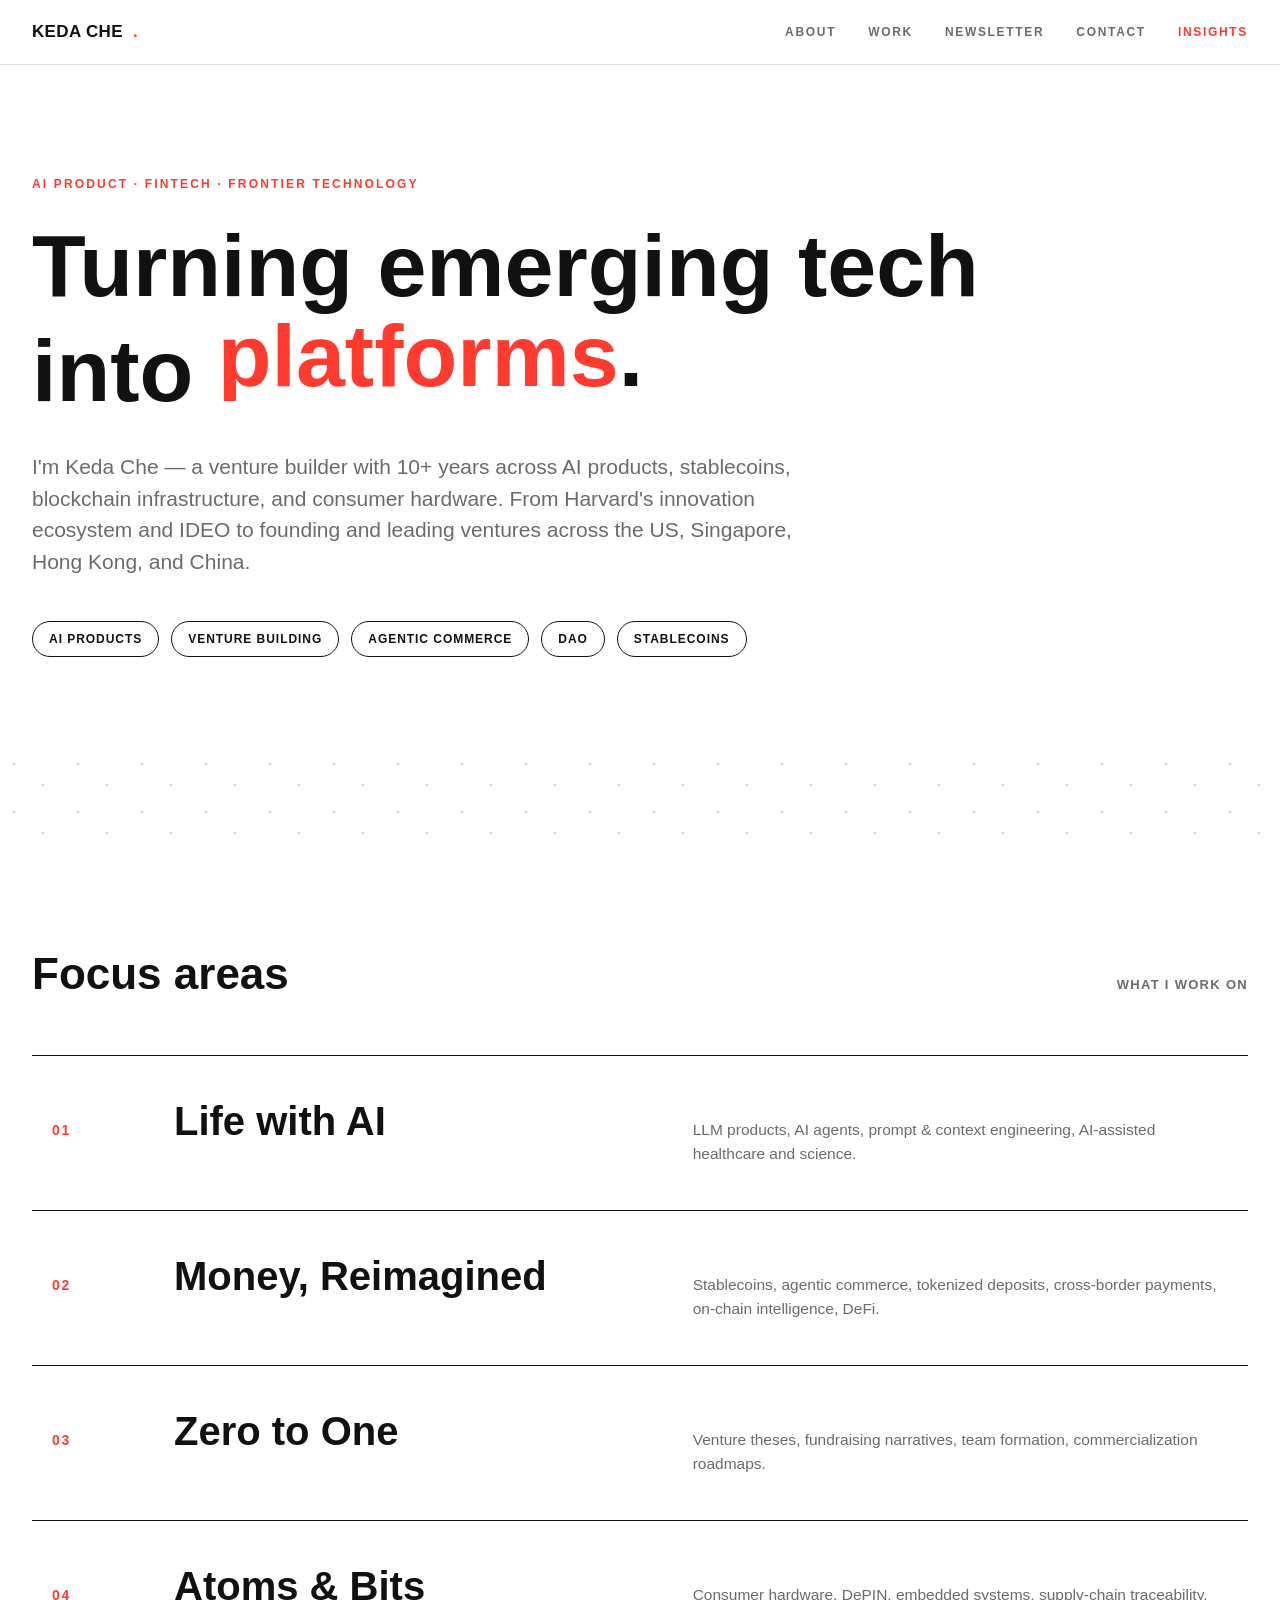
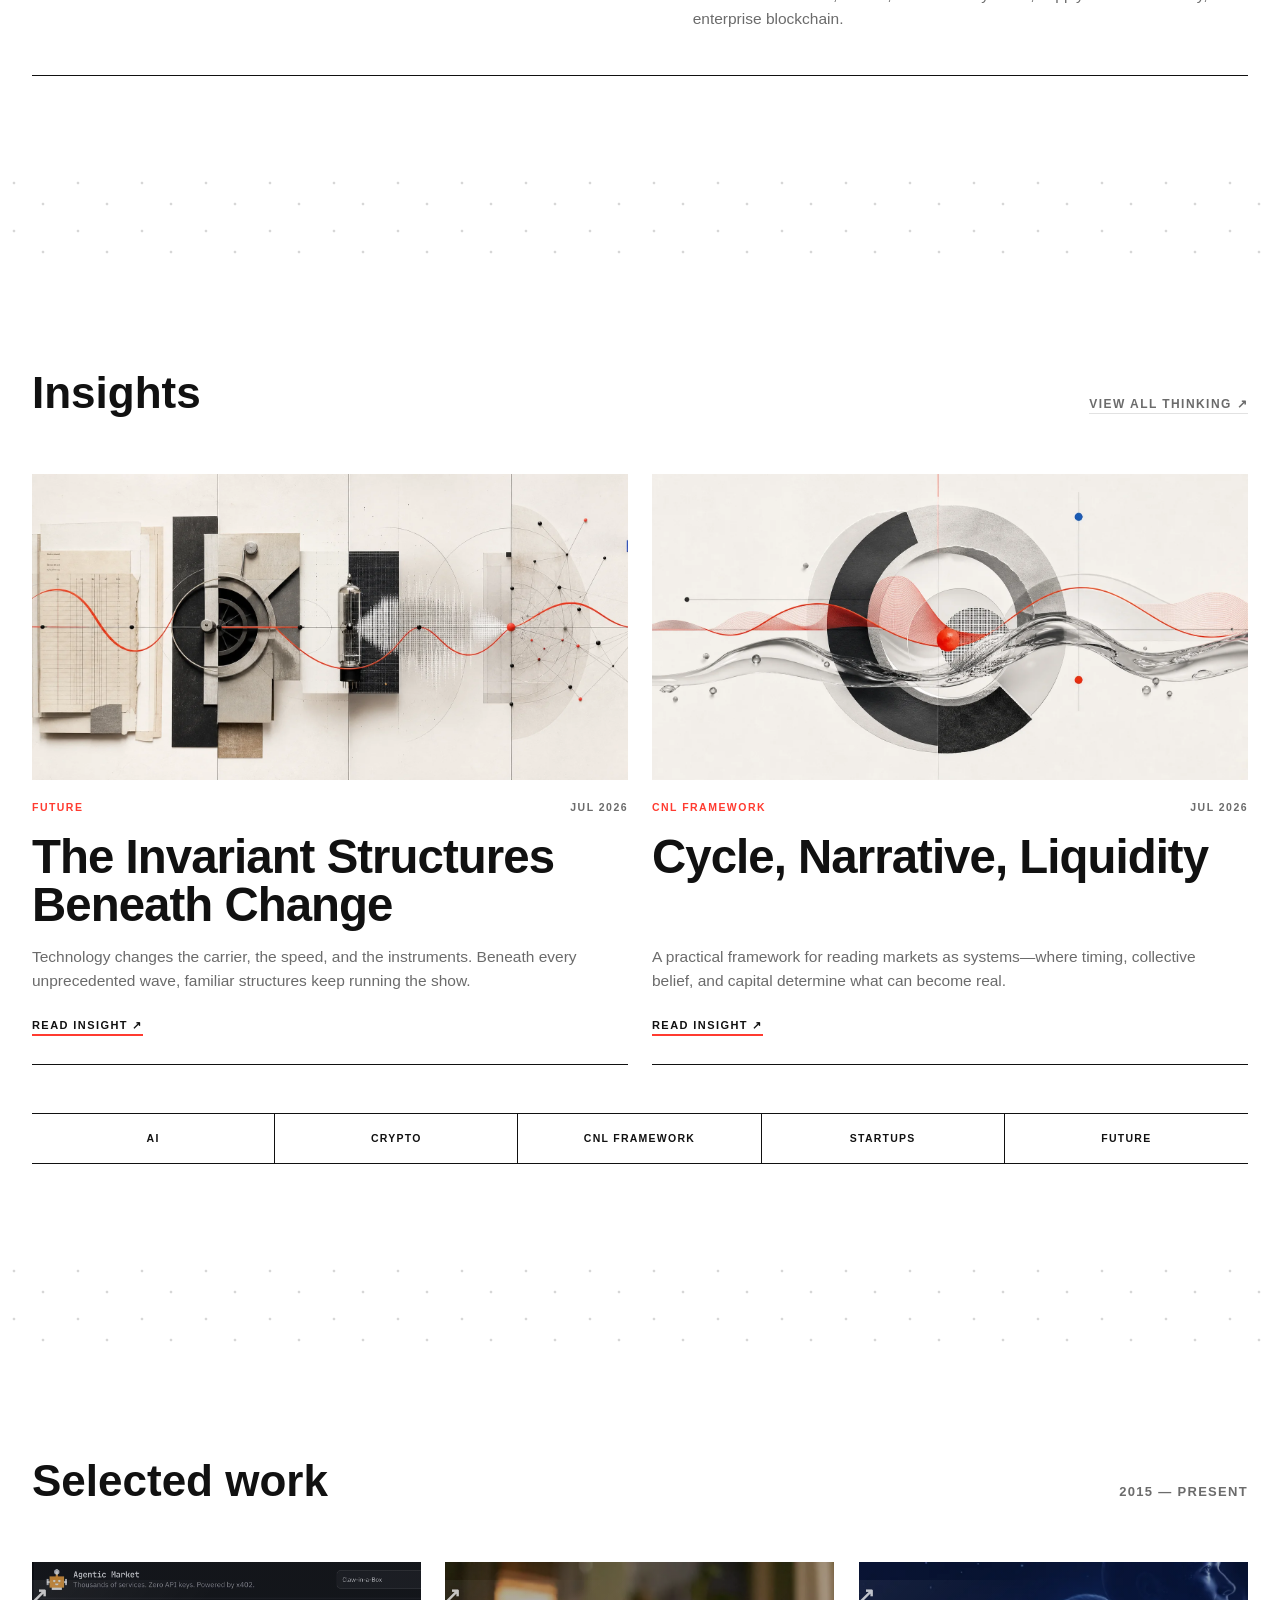
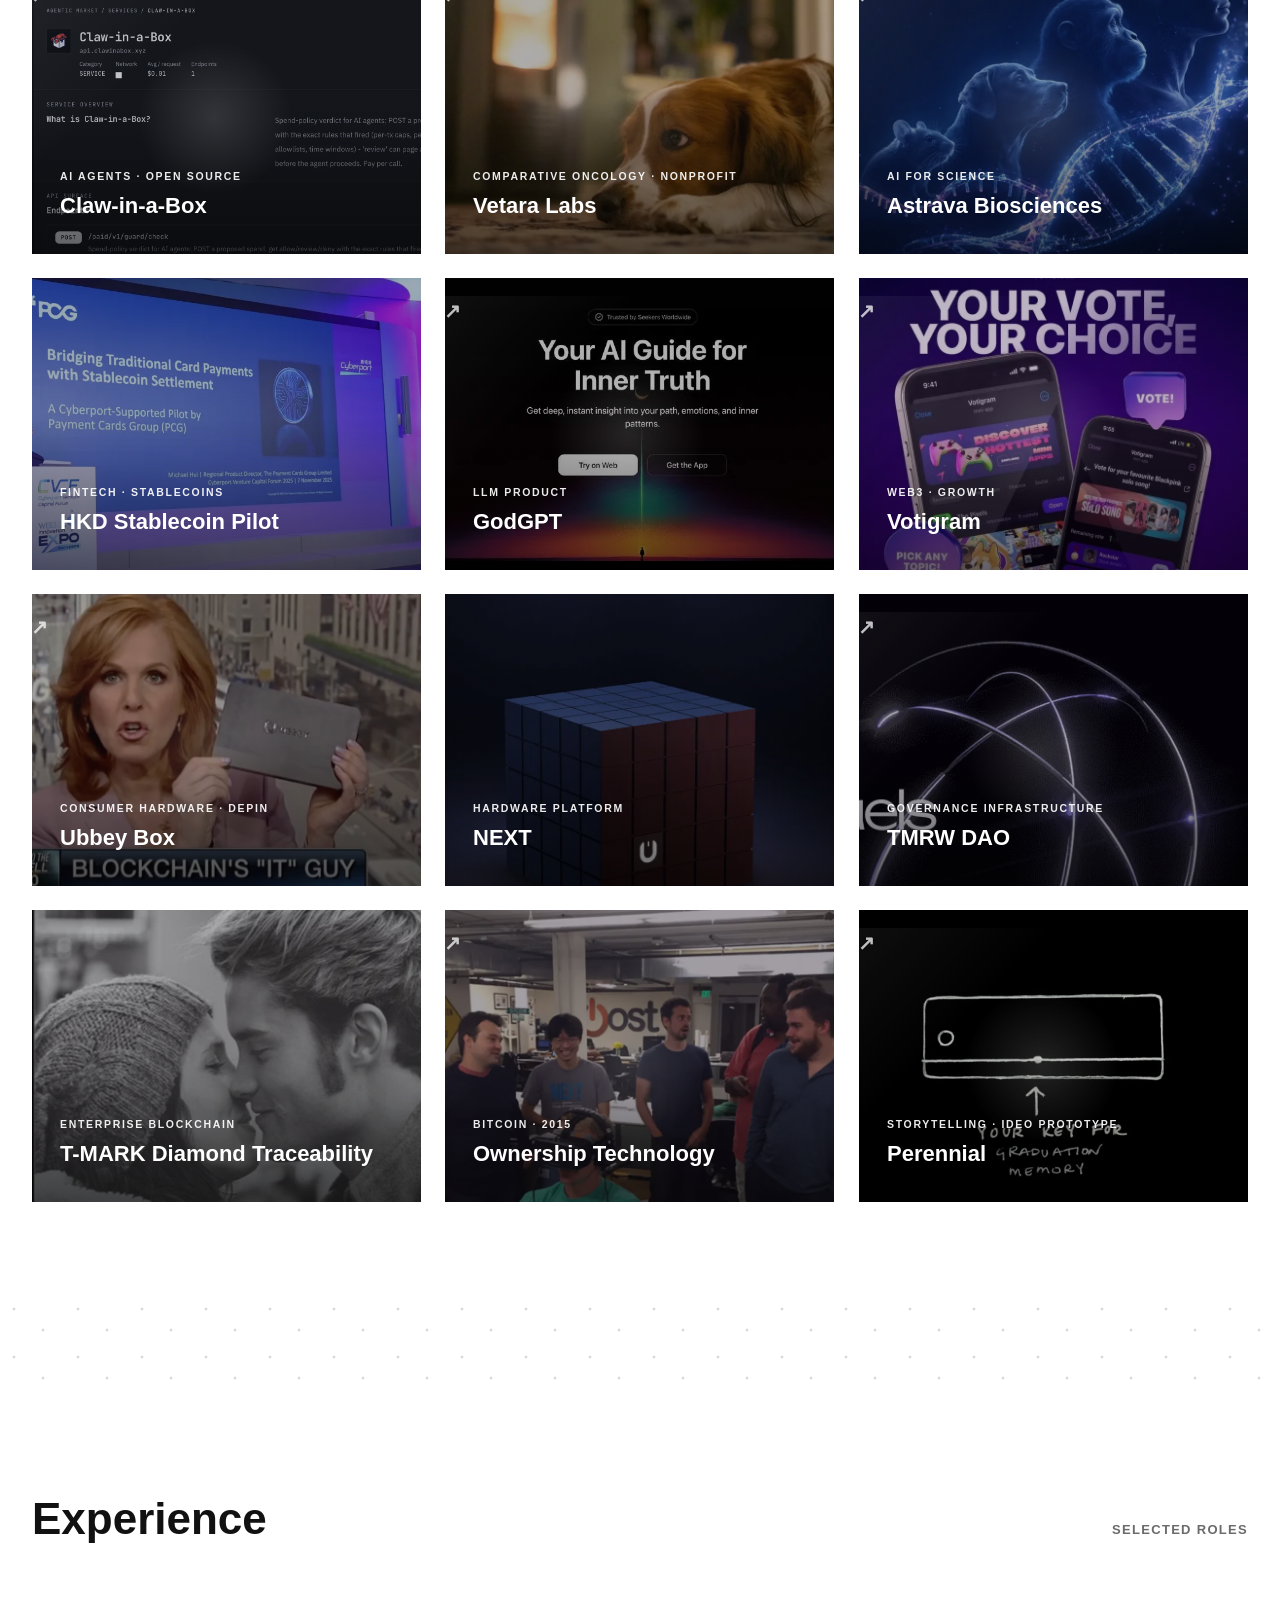
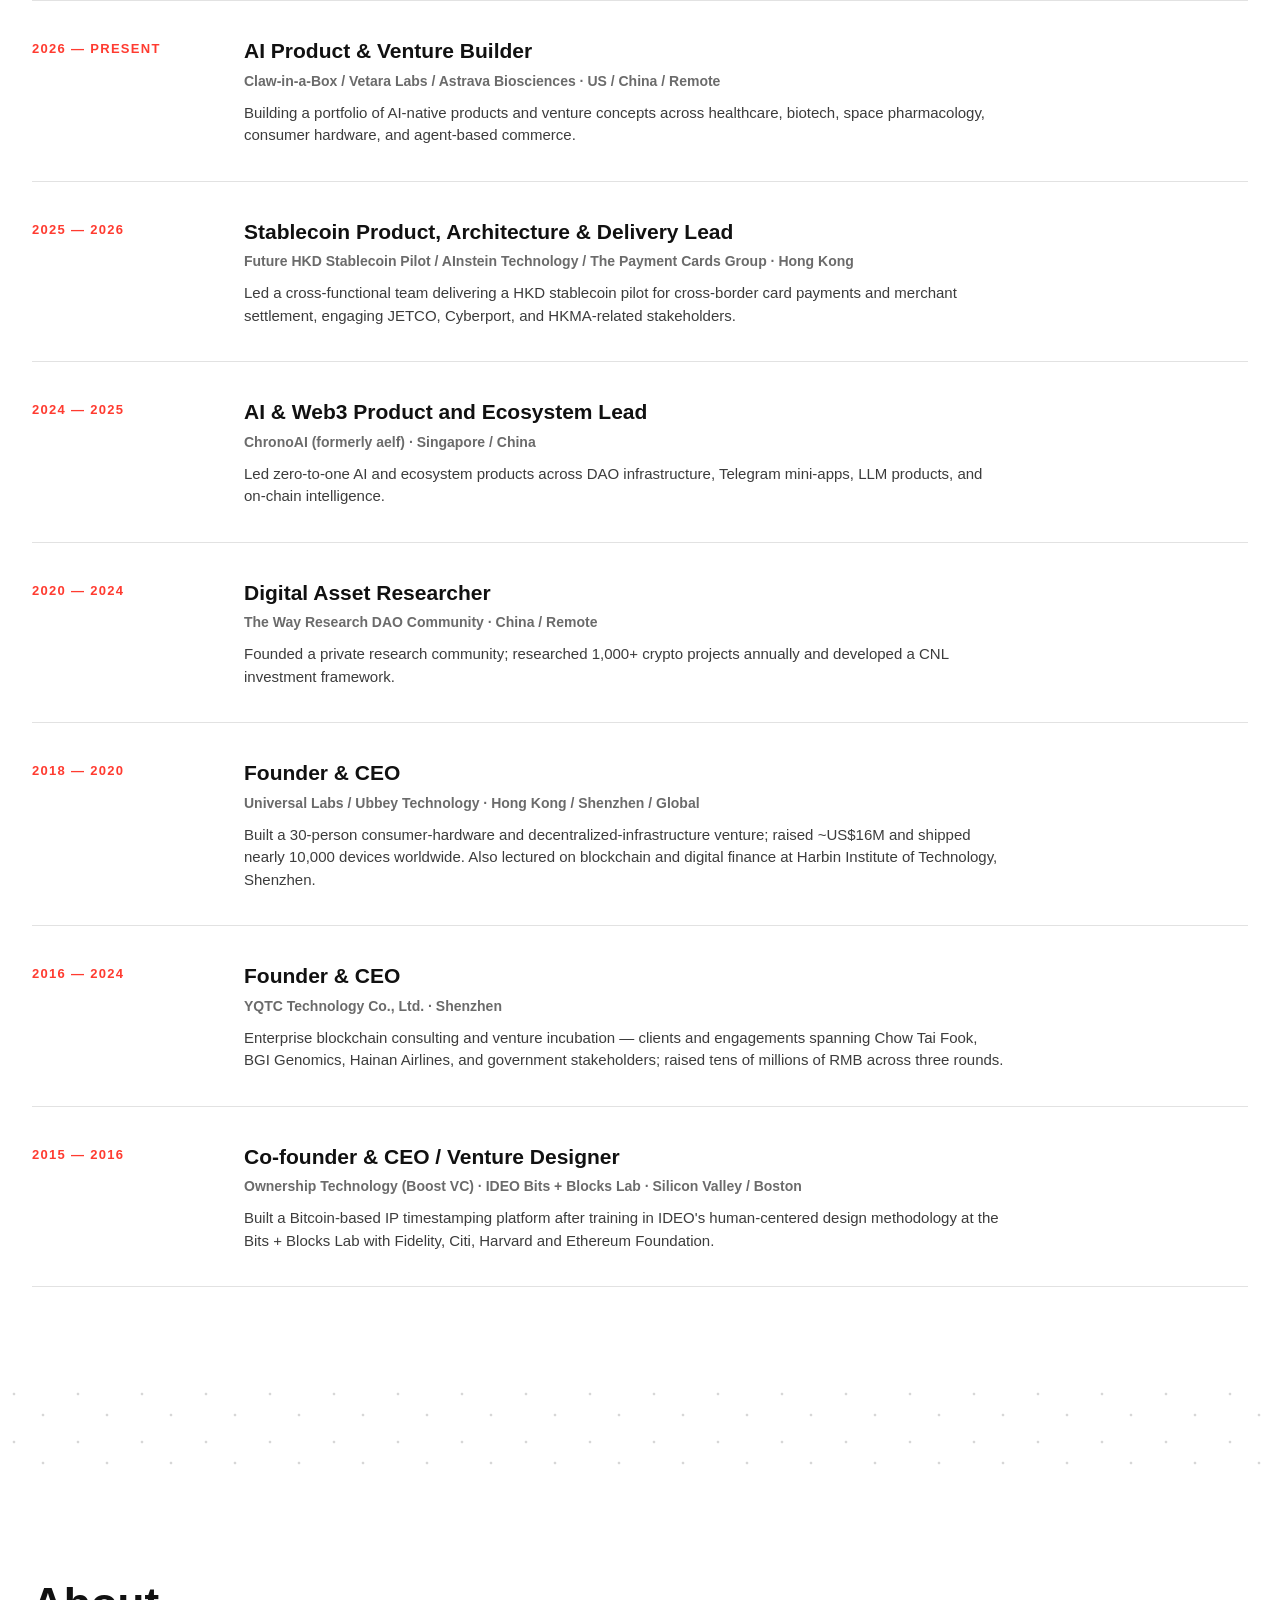
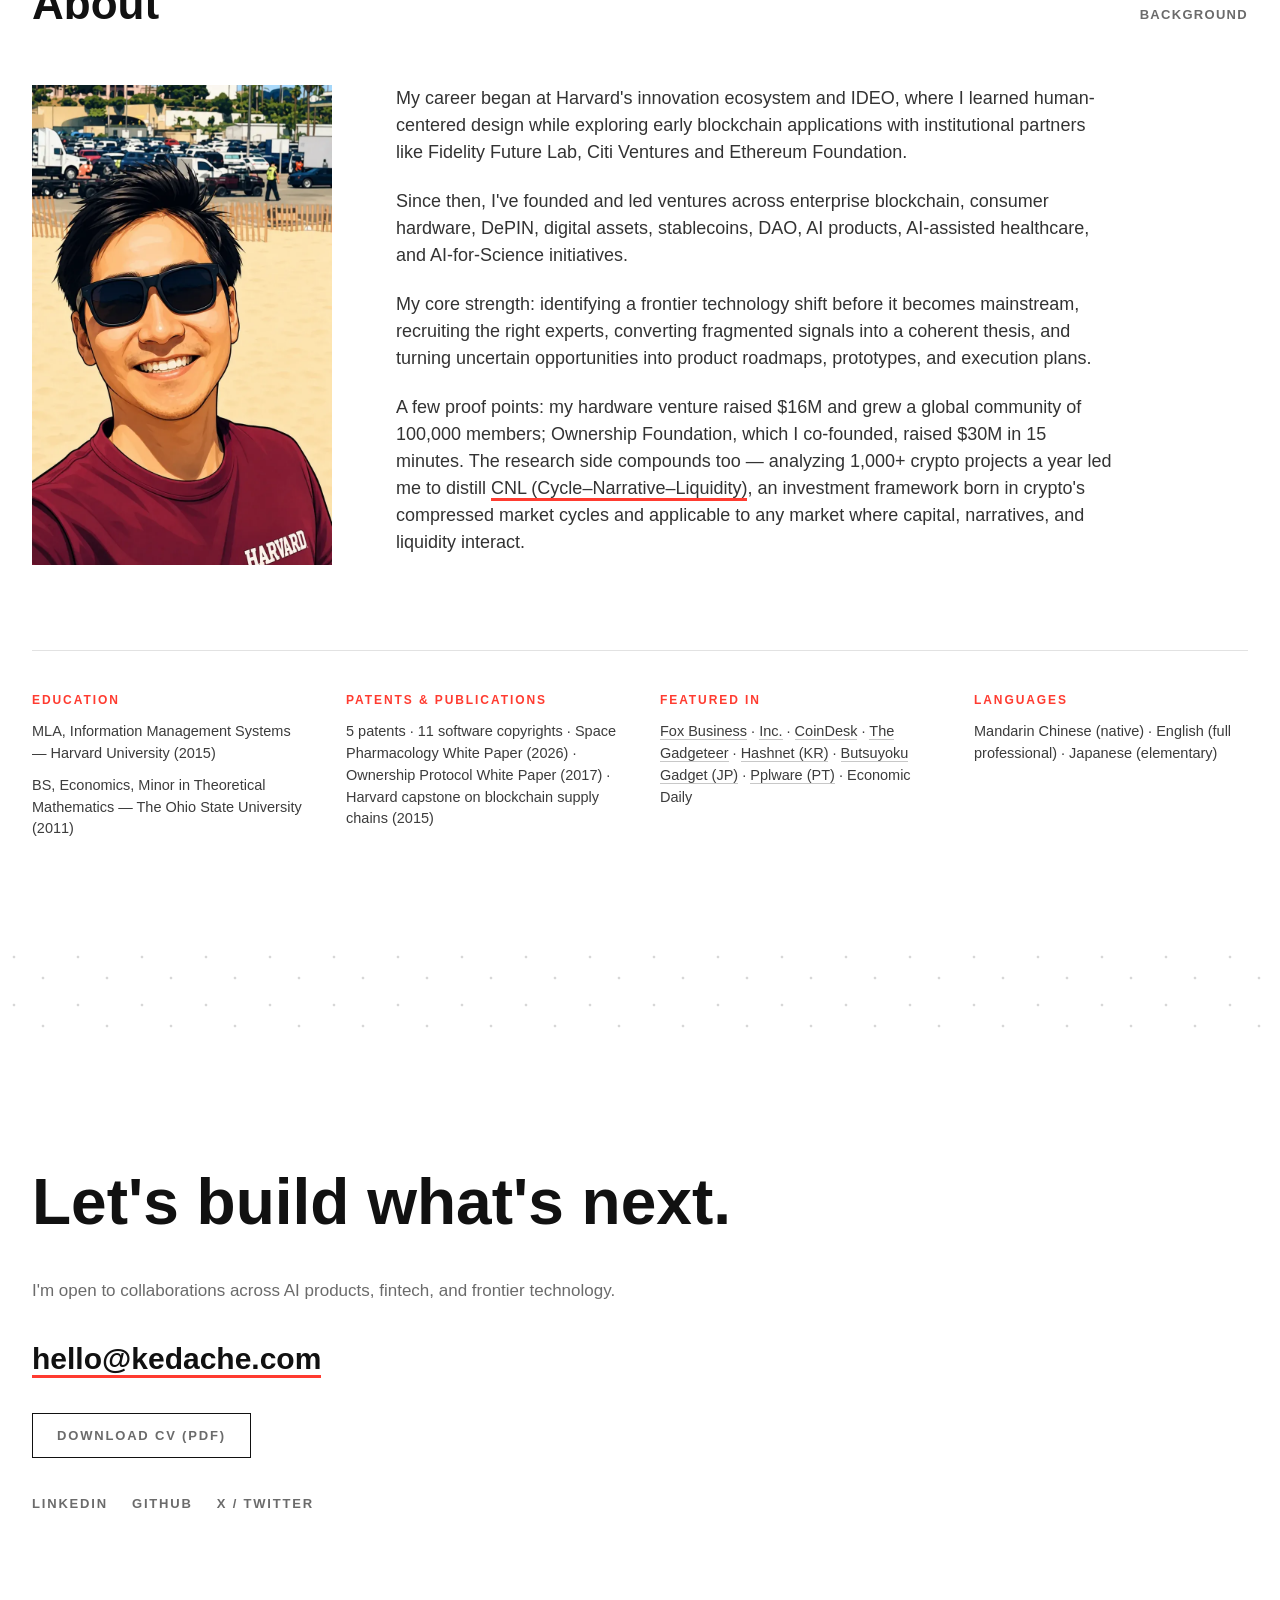
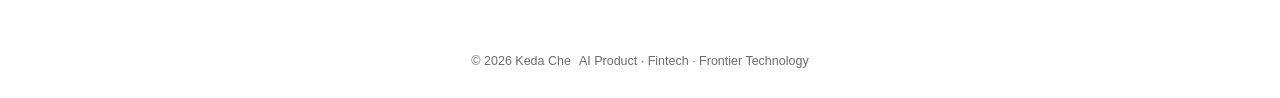
<file: index.html>
<!DOCTYPE html>
<html lang="en">
<head>
<meta charset="UTF-8">
<meta name="viewport" content="width=device-width, initial-scale=1.0">
<title>Keda Che | AI Product, Fintech &amp; Frontier Technology Leader</title>
<meta name="description" content="Keda Che builds AI-native products, stablecoin infrastructure, and frontier-tech ventures — 10+ years turning emerging technology into businesses.">
<meta name="author" content="Keda Che">
<meta name="robots" content="index, follow">
<meta name="theme-color" content="#111111">
<meta name="site-version" content="2026-07-21-1">
<link rel="canonical" href="https://kedache.com/">
<meta property="og:type" content="website">
<meta property="og:url" content="https://kedache.com/">
<meta property="og:site_name" content="Keda Che">
<meta property="og:locale" content="en_US">
<meta property="og:title" content="Keda Che | AI Product, Fintech &amp; Frontier Technology Leader">
<meta property="og:description" content="10+ years turning emerging technology — AI, stablecoins, blockchain, hardware — into products, teams, and businesses.">
<meta property="og:image" content="https://kedache.com/assets/images/keda-social.jpg?v=2026-07-21-1">
<meta property="og:image:type" content="image/jpeg">
<meta property="og:image:width" content="800">
<meta property="og:image:height" content="1484">
<meta property="og:image:alt" content="Keda Che">
<meta name="twitter:card" content="summary">
<meta name="twitter:title" content="Keda Che | AI Product, Fintech &amp; Frontier Technology Leader">
<meta name="twitter:description" content="10+ years turning emerging technology into products, teams, and businesses.">
<meta name="twitter:image" content="https://kedache.com/assets/images/keda-social.jpg?v=2026-07-21-1">
<link rel="icon" href="/favicon.ico?v=2026-07-21-1" sizes="48x48">
<link rel="icon" type="image/svg+xml" href="/favicon.svg?v=2026-07-21-1">
<link rel="apple-touch-icon" href="/apple-touch-icon.png?v=2026-07-21-1">
<script>
window.__SITE_VERSION__ = '2026-07-21-1';

(function () {
  var version = window.__SITE_VERSION__;
  var refreshKey = 'kc-version-refresh';
  var url;

  if (!window.fetch || !window.URL) return;

  try {
    url = new URL(window.location.href);
    if (url.searchParams.get('kcv') === version && window.history && window.history.replaceState) {
      url.searchParams.delete('kcv');
      window.history.replaceState(null, '', url.pathname + url.search + url.hash);
    }
  } catch (e) {
    return;
  }

  // If an old HTML document is cached, this forces one clean refresh to the newest release.
  fetch('assets/site-version.json?ts=' + Date.now(), { cache: 'no-store' })
    .then(function (response) {
      if (!response.ok) return null;
      return response.json();
    })
    .then(function (data) {
      var latest = data && data.version;
      var reloadUrl;
      var marker;

      if (!latest || latest === version) {
        try { sessionStorage.removeItem(refreshKey); } catch (e) {}
        return;
      }

      marker = version + '->' + latest;
      try {
        if (sessionStorage.getItem(refreshKey) === marker) return;
        sessionStorage.setItem(refreshKey, marker);
      } catch (e) {}

      reloadUrl = new URL(window.location.href);
      reloadUrl.searchParams.set('kcv', latest);
      window.location.replace(reloadUrl.toString());
    })
    .catch(function () {});
})();
</script>
<link rel="preload" as="image" href="assets/images/keda.webp?v=2026-07-21-1">
<link rel="stylesheet" href="assets/css/styles.css?v=2026-07-21-1">
<script type="application/ld+json">
{
  "@context": "https://schema.org",
  "@graph": [
    {
      "@type": "WebSite",
      "@id": "https://kedache.com/#website",
      "url": "https://kedache.com/",
      "name": "Keda Che",
      "description": "AI product, fintech, and frontier technology portfolio for Keda Che.",
      "inLanguage": "en"
    },
    {
      "@type": "Person",
      "@id": "https://kedache.com/#person",
      "name": "Keda Che",
      "url": "https://kedache.com/",
      "image": "https://kedache.com/assets/images/keda.webp?v=2026-07-21-1",
      "jobTitle": "AI Product, Commercialization and Emerging Technology Leader",
      "email": "mailto:hello@kedache.com",
      "alumniOf": [
        "Harvard University",
        "The Ohio State University"
      ],
      "knowsAbout": [
        "AI products",
        "Stablecoins",
        "Blockchain infrastructure",
        "Venture building",
        "Consumer hardware"
      ],
      "sameAs": [
        "https://www.linkedin.com/in/kedache/",
        "https://github.com/ckeda",
        "https://x.com/keda_che"
      ]
    }
  ]
}
</script>
</head>
<body>

<div id="loader" aria-hidden="true">
  <div class="loader-mark"><span>K</span><span>E</span><span>D</span><span>A</span><span class="sp">&nbsp;</span><span>C</span><span>H</span><span>E</span><span class="loader-dot">.</span></div>
</div>
<script>try{if(sessionStorage.getItem('kc-seen'))document.getElementById('loader').classList.add('skip');}catch(e){}</script>

<nav>
  <div class="wrap nav-inner">
    <a class="logo" href="#top">KEDA CHE<span>.</span></a>
    <div class="nav-links" id="nav-links">
      <a href="#about">About</a>
      <a href="#work">Work</a>
      <a href="https://substack.com/@kedache" target="_blank" rel="noopener">Newsletter</a>
      <a href="#contact">Contact</a>
      <a class="nav-insights" href="#insights">Insights</a>
    </div>
    <button type="button" class="nav-toggle" id="nav-toggle" aria-label="Open menu" aria-expanded="false" aria-controls="nav-links">
      <span></span><span></span>
    </button>
  </div>
</nav>

<header id="top">
  <div class="wrap">
    <div class="kicker">AI Product · Fintech · Frontier Technology</div>
    <h1>Turning emerging tech into <span class="rotator" id="rotator">&#8203;<span class="rw active">products</span><span class="rw">platforms</span><span class="rw">ventures</span><span class="dot">.</span></span></h1>
    <p class="hero-sub">I'm Keda Che — a venture builder with 10+ years across AI products, stablecoins, blockchain infrastructure, and consumer hardware. From Harvard's innovation ecosystem and IDEO to founding and leading ventures across the US, Singapore, Hong Kong, and China.</p>
    <div class="hero-meta">
      <span class="chip">AI Products</span>
      <span class="chip">Venture Building</span>
      <span class="chip">AGENTIC COMMERCE</span>
      <span class="chip">DAO</span>
      <span class="chip">Stablecoins</span>
    </div>
  </div>
</header>

<div class="divider" aria-hidden="true"></div>

<section>
  <div class="wrap">
    <div class="sec-head">
      <h2>Focus areas</h2>
      <span class="sec-note">What I work on</span>
    </div>
    <div class="themes">
      <div class="theme">
        <span class="num">01</span>
        <h3>Life with AI</h3>
        <p>LLM products, AI agents, prompt &amp; context engineering, AI-assisted healthcare and science.</p>
      </div>
      <div class="theme">
        <span class="num">02</span>
        <h3>Money, Reimagined</h3>
        <p>Stablecoins, agentic commerce, tokenized deposits, cross-border payments, on-chain intelligence, DeFi.</p>
      </div>
      <div class="theme">
        <span class="num">03</span>
        <h3>Zero to One</h3>
        <p>Venture theses, fundraising narratives, team formation, commercialization roadmaps.</p>
      </div>
      <div class="theme">
        <span class="num">04</span>
        <h3>Atoms &amp; Bits</h3>
        <p>Consumer hardware, DePIN, embedded systems, supply-chain traceability, enterprise blockchain.</p>
      </div>
    </div>
  </div>
</section>

<div class="divider" aria-hidden="true"></div>

<section id="insights" class="home-insights">
  <div class="wrap">
    <div class="sec-head">
      <h2>Insights</h2>
      <a class="sec-link" href="insights/">View all thinking <span aria-hidden="true">↗</span></a>
    </div>
    <div class="home-insight-grid">
      <a class="home-insight-card" href="insights/future/the-invariant-structures-beneath-change/">
        <div class="home-insight-image">
          <img src="assets/images/insights/invariant-structures-hero.webp?v=2026-07-21-1" alt="" loading="lazy">
        </div>
        <div class="home-insight-meta"><span>Future</span><time datetime="2026-07">Jul 2026</time></div>
        <h3>The Invariant Structures Beneath Change</h3>
        <p>Technology changes the carrier, the speed, and the instruments. Beneath every unprecedented wave, familiar structures keep running the show.</p>
        <span class="read-link">Read insight <span aria-hidden="true">↗</span></span>
      </a>
      <a class="home-insight-card" href="insights/cnl-framework/cycle-narrative-liquidity/">
        <div class="home-insight-image">
          <img src="assets/images/insights/cnl-hero.webp?v=2026-07-21-1" alt="" loading="lazy">
        </div>
        <div class="home-insight-meta"><span>CNL Framework</span><time datetime="2026-07">Jul 2026</time></div>
        <h3>Cycle, Narrative, Liquidity</h3>
        <p>A practical framework for reading markets as systems—where timing, collective belief, and capital determine what can become real.</p>
        <span class="read-link">Read insight <span aria-hidden="true">↗</span></span>
      </a>
    </div>
    <div class="home-insight-categories" aria-label="Insight categories">
      <span>AI</span><span>Crypto</span><span>CNL Framework</span><span>Startups</span><span>Future</span>
    </div>
  </div>
</section>

<div class="divider" aria-hidden="true"></div>

<section id="work">
  <div class="wrap">
    <div class="sec-head">
      <h2>Selected work</h2>
      <span class="sec-note">2015 — Present</span>
    </div>
    <div class="grid">
      <a class="card g10" href="https://clawinabox.xyz" target="_blank" rel="noopener">
        <div class="tag">AI Agents · Open Source</div>
        <h3>Claw-in-a-Box</h3>
        <p>Bounded authorization for AI agents — delegatable capability tokens with cascading revocation and spend-policy verdicts; live API, merged into Project NANDA.</p>
      </a>
      <a class="card g3" href="https://vetara.bio" target="_blank" rel="noopener">
        <div class="tag">Comparative Oncology · Nonprofit</div>
        <h3>Vetara Labs</h3>
        <p>AI-assisted platform helping dog families navigate cancer care and mRNA vaccine-design workflows — built as a nonprofit with open tools, not a business monetizing desperation.</p>
      </a>
      <a class="card g1" href="https://astrava.bio" target="_blank" rel="noopener">
        <div class="tag">AI for Science</div>
        <h3>Astrava Biosciences</h3>
        <p>Venture thesis and ASTRA-Tx platform connecting AI, translational pharmacology, and space biology — including a space-pharmacology white paper.</p>
      </a>
      <div class="card g2">
        <div class="tag">Fintech · Stablecoins</div>
        <h3>HKD Stablecoin Pilot</h3>
        <p>Led zero-to-one product, architecture, and delivery for a Hong Kong dollar stablecoin cross-border settlement pilot.</p>
      </div>
      <a class="card g5" href="https://godgpt.fun" target="_blank" rel="noopener">
        <div class="tag">LLM Product</div>
        <h3>GodGPT</h3>
        <p>Theory-grounded LLM product built on a 500,000-character corpus with custom memory and retrieval mechanisms; launched across web and mobile.</p>
      </a>
      <a class="card g4" href="https://t.me/Votigram" target="_blank" rel="noopener">
        <div class="tag">Web3 · Growth</div>
        <h3>Votigram</h3>
        <p>Telegram mini-app discovery and voting platform — zero to ~100,000 users in two months, ~50,000 identity NFTs issued.</p>
      </a>
      <a class="card g7" href="https://www.foxbusiness.com/video/5786846695001" target="_blank" rel="noopener">
        <div class="tag">Consumer Hardware · DePIN</div>
        <h3>Ubbey Box</h3>
        <p>Consumer private-cloud device combining storage, blockchain nodes, and token incentives — nearly 10,000 units produced and sold globally.</p>
      </a>
      <div class="card g8">
        <div class="tag">Hardware Platform</div>
        <h3>NEXT</h3>
        <p>Fully custom second-generation private-cloud platform, now repositioned as a consumer AI-agent appliance concept (OpenClaw / Hermes).</p>
      </div>
      <a class="card g6" href="https://tmrwdao.com" target="_blank" rel="noopener">
        <div class="tag">Governance Infrastructure</div>
        <h3>TMRW DAO</h3>
        <p>Grew an early prototype into a DAO governance, treasury-management, and ecosystem-participation platform for the aelf ecosystem.</p>
      </a>
      <div class="card g9">
        <div class="tag">Enterprise Blockchain</div>
        <h3>T-MARK Diamond Traceability</h3>
        <p>Blockchain provenance solution for Chow Tai Fook, tracking diamonds from mine to consumer for transparency and anti-counterfeiting.</p>
      </div>
      <a class="card g11" href="https://www.coindesk.com/markets/2016/02/18/meet-boost-vcs-newest-bitcoin-and-blockchain-startups" target="_blank" rel="noopener">
        <div class="tag">Bitcoin · 2015</div>
        <h3>Ownership Technology</h3>
        <p>Bitcoin OP_RETURN-based IP timestamping platform; backed by Boost VC and covered by CoinDesk.</p>
      </a>
      <a class="card g12" href="https://vimeo.com/135014788" target="_blank" rel="noopener">
        <div class="tag">Storytelling · IDEO Prototype</div>
        <h3>Perennial</h3>
        <p>A storytelling platform that curates a user's key life moments and makes them permanent for future generations. Prototyped at IDEO in collaboration with Fidelity Future Lab.</p>
      </a>
    </div>
  </div>
</section>

<div class="divider" aria-hidden="true"></div>

<section id="experience">
  <div class="wrap">
    <div class="sec-head">
      <h2>Experience</h2>
      <span class="sec-note">Selected roles</span>
    </div>
    <div class="xp">
      <div class="xp-row">
        <div class="xp-when">2026 — Present</div>
        <div>
          <div class="xp-role">AI Product &amp; Venture Builder</div>
          <div class="xp-org">Claw-in-a-Box / Vetara Labs / Astrava Biosciences · US / China / Remote</div>
          <p class="xp-desc">Building a portfolio of AI-native products and venture concepts across healthcare, biotech, space pharmacology, consumer hardware, and agent-based commerce.</p>
        </div>
      </div>
      <div class="xp-row">
        <div class="xp-when">2025 — 2026</div>
        <div>
          <div class="xp-role">Stablecoin Product, Architecture &amp; Delivery Lead</div>
          <div class="xp-org">Future HKD Stablecoin Pilot / AInstein Technology / The Payment Cards Group · Hong Kong</div>
          <p class="xp-desc">Led a cross-functional team delivering a HKD stablecoin pilot for cross-border card payments and merchant settlement, engaging JETCO, Cyberport, and HKMA-related stakeholders.</p>
        </div>
      </div>
      <div class="xp-row">
        <div class="xp-when">2024 — 2025</div>
        <div>
          <div class="xp-role">AI &amp; Web3 Product and Ecosystem Lead</div>
          <div class="xp-org">ChronoAI (formerly aelf) · Singapore / China</div>
          <p class="xp-desc">Led zero-to-one AI and ecosystem products across DAO infrastructure, Telegram mini-apps, LLM products, and on-chain intelligence.</p>
        </div>
      </div>
      <div class="xp-row">
        <div class="xp-when">2020 — 2024</div>
        <div>
          <div class="xp-role">Digital Asset Researcher</div>
          <div class="xp-org">The Way Research DAO Community · China / Remote</div>
          <p class="xp-desc">Founded a private research community; researched 1,000+ crypto projects annually and developed a CNL investment framework.</p>
        </div>
      </div>
      <div class="xp-row">
        <div class="xp-when">2018 — 2020</div>
        <div>
          <div class="xp-role">Founder &amp; CEO</div>
          <div class="xp-org">Universal Labs / Ubbey Technology · Hong Kong / Shenzhen / Global</div>
          <p class="xp-desc">Built a 30-person consumer-hardware and decentralized-infrastructure venture; raised ~US$16M and shipped nearly 10,000 devices worldwide. Also lectured on blockchain and digital finance at Harbin Institute of Technology, Shenzhen.</p>
        </div>
      </div>
      <div class="xp-row">
        <div class="xp-when">2016 — 2024</div>
        <div>
          <div class="xp-role">Founder &amp; CEO</div>
          <div class="xp-org">YQTC Technology Co., Ltd. · Shenzhen</div>
          <p class="xp-desc">Enterprise blockchain consulting and venture incubation — clients and engagements spanning Chow Tai Fook, BGI Genomics, Hainan Airlines, and government stakeholders; raised tens of millions of RMB across three rounds.</p>
        </div>
      </div>
      <div class="xp-row">
        <div class="xp-when">2015 — 2016</div>
        <div>
          <div class="xp-role">Co-founder &amp; CEO / Venture Designer</div>
          <div class="xp-org">Ownership Technology (Boost VC) · IDEO Bits + Blocks Lab · Silicon Valley / Boston</div>
          <p class="xp-desc">Built a Bitcoin-based IP timestamping platform after training in IDEO's human-centered design methodology at the Bits + Blocks Lab with Fidelity, Citi, Harvard and Ethereum Foundation.</p>
        </div>
      </div>
    </div>
  </div>
</section>

<div class="divider" aria-hidden="true"></div>

<section id="about">
  <div class="wrap">
    <div class="sec-head">
      <h2>About</h2>
      <span class="sec-note">Background</span>
    </div>
    <div class="about-grid">
      <img src="assets/images/keda.webp?v=2026-07-21-1" alt="Keda Che" class="portrait" onerror="this.style.display='none'">
      <div>
        <p>My career began at Harvard's innovation ecosystem and IDEO, where I learned human-centered design while exploring early blockchain applications with institutional partners like Fidelity Future Lab, Citi Ventures and Ethereum Foundation.</p>
        <p>Since then, I've founded and led ventures across enterprise blockchain, consumer hardware, DePIN, digital assets, stablecoins, DAO, AI products, AI-assisted healthcare, and AI-for-Science initiatives.</p>
        <p>My core strength: identifying a frontier technology shift before it becomes mainstream, recruiting the right experts, converting fragmented signals into a coherent thesis, and turning uncertain opportunities into product roadmaps, prototypes, and execution plans.</p>
        <p>A few proof points: my hardware venture raised $16M and grew a global community of 100,000 members; Ownership Foundation, which I co-founded, raised $30M in 15 minutes. The research side compounds too — analyzing 1,000+ crypto projects a year led me to distill <a class="inline-link" href="insights/cnl-framework/cycle-narrative-liquidity/">CNL (Cycle–Narrative–Liquidity)</a>, an investment framework born in crypto's compressed market cycles and applicable to any market where capital, narratives, and liquidity interact.</p>
      </div>
    </div>
    <div class="facts-row">
      <div class="facts">
        <h3>Education</h3>
        <p>MLA, Information Management Systems — Harvard University (2015)</p>
        <p>BS, Economics, Minor in Theoretical Mathematics — The Ohio State University (2011)</p>
      </div>
      <div class="facts">
        <h3>Patents &amp; Publications</h3>
        <p>5 patents · 11 software copyrights · Space Pharmacology White Paper (2026) · Ownership Protocol White Paper (2017) · Harvard capstone on blockchain supply chains (2015)</p>
      </div>
      <div class="facts">
        <h3>Featured in</h3>
        <p><a href="https://www.foxbusiness.com/video/5786846695001" target="_blank" rel="noopener">Fox Business</a> · <a href="https://www.inc.com/darren-heitner/why-hardware-is-being-built-on-top-of-a-new-cloud-based-network.html" target="_blank" rel="noopener">Inc.</a> · <a href="https://www.coindesk.com/markets/2016/02/18/meet-boost-vcs-newest-bitcoin-and-blockchain-startups" target="_blank" rel="noopener">CoinDesk</a> · <a href="https://the-gadgeteer.com/2019/04/25/the-ubbey-next-is-a-module-storage-system-coming-soon-to-kickstarter/" target="_blank" rel="noopener">The Gadgeteer</a> · <a href="http://wiki.hash.kr/index.php/%EC%9C%A0%EB%B9%84%EB%B0%95%EC%8A%A4" target="_blank" rel="noopener">Hashnet (KR)</a> · <a href="https://butsuyoku-gadget.com/ubbey-next/" target="_blank" rel="noopener">Butsuyoku Gadget (JP)</a> · <a href="https://pplware.sapo.pt/gadgets/ubbey-next-o-cubo-armazenamento-de-dados/" target="_blank" rel="noopener">Pplware (PT)</a> · Economic Daily</p>
      </div>
      <div class="facts">
        <h3>Languages</h3>
        <p>Mandarin Chinese (native) · English (full professional) · Japanese (elementary)</p>
      </div>
    </div>
  </div>
</section>

<div class="divider" aria-hidden="true"></div>

<section id="contact" class="contact no-border">
  <div class="wrap">
    <h2>Let's build what's next.</h2>
    <p class="contact-copy">I'm open to collaborations across AI products, fintech, and frontier technology.</p>
    <a class="email" href="mailto:hello@kedache.com">hello@kedache.com</a>
    <div class="socials tight">
    <a class="cv-button" href="assets/docs/Keda_Che_Public_CV.pdf?v=2026-07-24-1" download>Download CV (PDF)</a>
    </div>
    <div class="socials">
      <a href="https://www.linkedin.com/in/kedache/" target="_blank" rel="noopener">LinkedIn</a>
      <a href="https://github.com/ckeda" target="_blank" rel="noopener">GitHub</a>
      <a href="https://x.com/keda_che" target="_blank" rel="noopener">X / Twitter</a>
    </div>
  </div>
</section>

<footer>
  <div class="wrap footer-inner">
    <span>© 2026 Keda Che</span>
    <span>AI Product · Fintech · Frontier Technology</span>
  </div>
</footer>

<script src="assets/js/main.js?v=2026-07-21-1" defer></script>
</body>
</html>
</file>
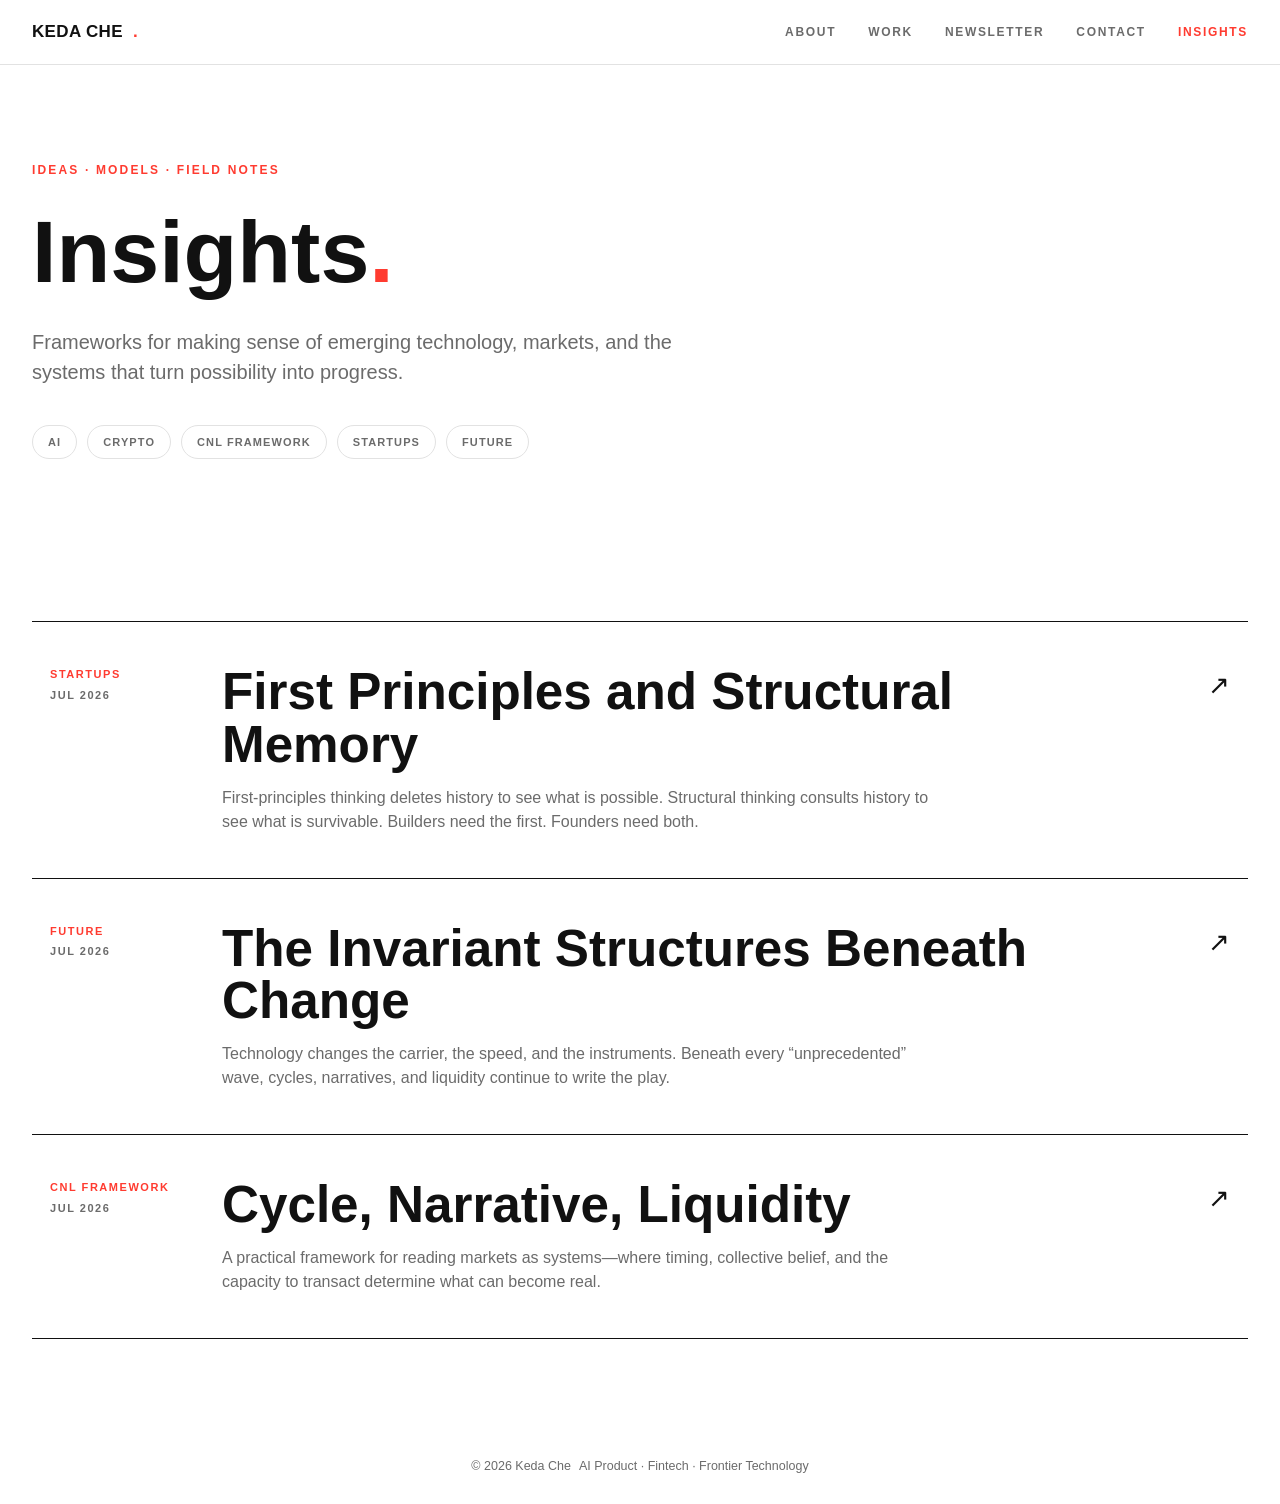
<file: insights/index.html>
<!DOCTYPE html>
<html lang="en">
<head>
<meta charset="UTF-8">
<meta name="viewport" content="width=device-width, initial-scale=1.0">
<title>Insights | Keda Che</title>
<meta name="description" content="Ideas and frameworks on AI, crypto, startups, and the future from Keda Che.">
<link rel="canonical" href="https://kedache.com/insights/">
<meta property="og:type" content="website">
<meta property="og:site_name" content="Keda Che">
<meta property="og:title" content="Insights | Keda Che">
<meta property="og:description" content="Ideas and frameworks on AI, crypto, startups, and the future from Keda Che.">
<meta property="og:url" content="https://kedache.com/insights/">
<meta property="og:image" content="https://kedache.com/assets/images/keda-social.jpg?v=2026-07-21-1">
<meta name="twitter:card" content="summary">
<meta name="twitter:title" content="Insights | Keda Che">
<meta name="twitter:description" content="Ideas and frameworks on AI, crypto, startups, and the future from Keda Che.">
<meta name="theme-color" content="#111111">
<link rel="icon" href="../favicon.ico?v=2026-07-21-1" sizes="48x48">
<link rel="icon" type="image/svg+xml" href="../favicon.svg?v=2026-07-21-1">
<link rel="apple-touch-icon" href="../apple-touch-icon.png?v=2026-07-21-1">
<link rel="stylesheet" href="../assets/css/styles.css?v=2026-07-21-1">
</head>
<body>
<nav>
  <div class="wrap nav-inner">
    <a class="logo" href="../">KEDA CHE<span>.</span></a>
    <div class="nav-links" id="nav-links">
      <a href="../#about">About</a><a href="../#work">Work</a><a href="https://substack.com/@kedache" target="_blank" rel="noopener">Newsletter</a><a href="../#contact">Contact</a><a class="nav-insights" href="./">Insights</a>
    </div>
    <button type="button" class="nav-toggle" id="nav-toggle" aria-label="Open menu" aria-expanded="false" aria-controls="nav-links"><span></span><span></span></button>
  </div>
</nav>
<header class="insights-header">
  <div class="wrap">
    <div class="kicker">Ideas · Models · Field Notes</div>
    <h1>Insights<span style="color:var(--accent)">.</span></h1>
    <p class="insights-intro">Frameworks for making sense of emerging technology, markets, and the systems that turn possibility into progress.</p>
    <div class="category-strip" aria-label="Insight categories">
      <span class="category-link">AI</span><span class="category-link">Crypto</span><span class="category-link">CNL Framework</span><span class="category-link">Startups</span><span class="category-link">Future</span>
    </div>
  </div>
</header>
<main>
  <section>
    <div class="wrap">
      <div class="insight-list">
        <a class="insight-row" href="startups/first-principles-and-structural-memory/">
          <div class="meta">Startups<span>Jul 2026</span></div>
          <div><h2>First Principles and Structural Memory</h2><p>First-principles thinking deletes history to see what is possible. Structural thinking consults history to see what is survivable. Builders need the first. Founders need both.</p></div>
          <div class="arrow" aria-hidden="true">↗</div>
        </a>
        <a class="insight-row" href="future/the-invariant-structures-beneath-change/">
          <div class="meta">Future<span>Jul 2026</span></div>
          <div><h2>The Invariant Structures Beneath Change</h2><p>Technology changes the carrier, the speed, and the instruments. Beneath every “unprecedented” wave, cycles, narratives, and liquidity continue to write the play.</p></div>
          <div class="arrow" aria-hidden="true">↗</div>
        </a>
        <a class="insight-row" href="cnl-framework/cycle-narrative-liquidity/">
          <div class="meta">CNL Framework<span>Jul 2026</span></div>
          <div><h2>Cycle, Narrative, Liquidity</h2><p>A practical framework for reading markets as systems—where timing, collective belief, and the capacity to transact determine what can become real.</p></div>
          <div class="arrow" aria-hidden="true">↗</div>
        </a>
      </div>
    </div>
  </section>
</main>
<footer><div class="wrap footer-inner"><span>© 2026 Keda Che</span><span>AI Product · Fintech · Frontier Technology</span></div></footer>
<script src="../assets/js/main.js?v=2026-07-21-1" defer></script>
</body>
</html>
</file>
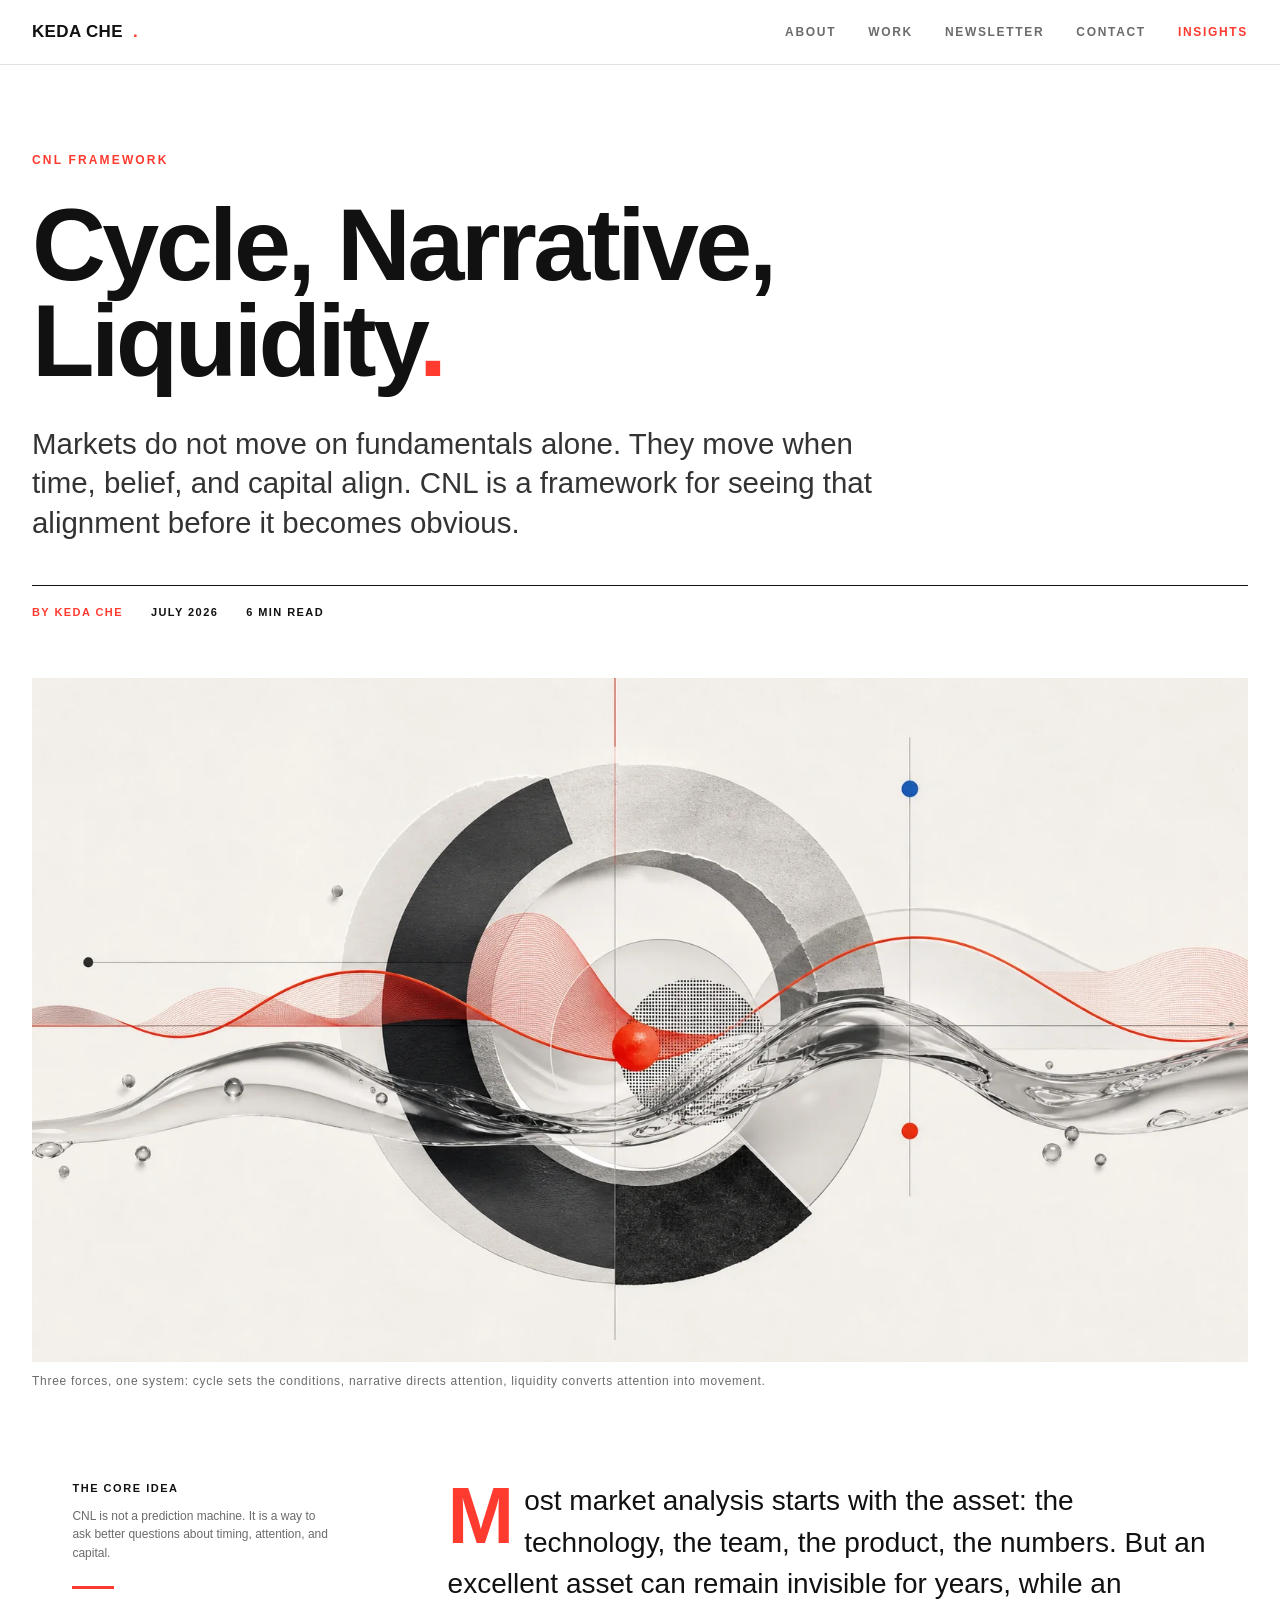
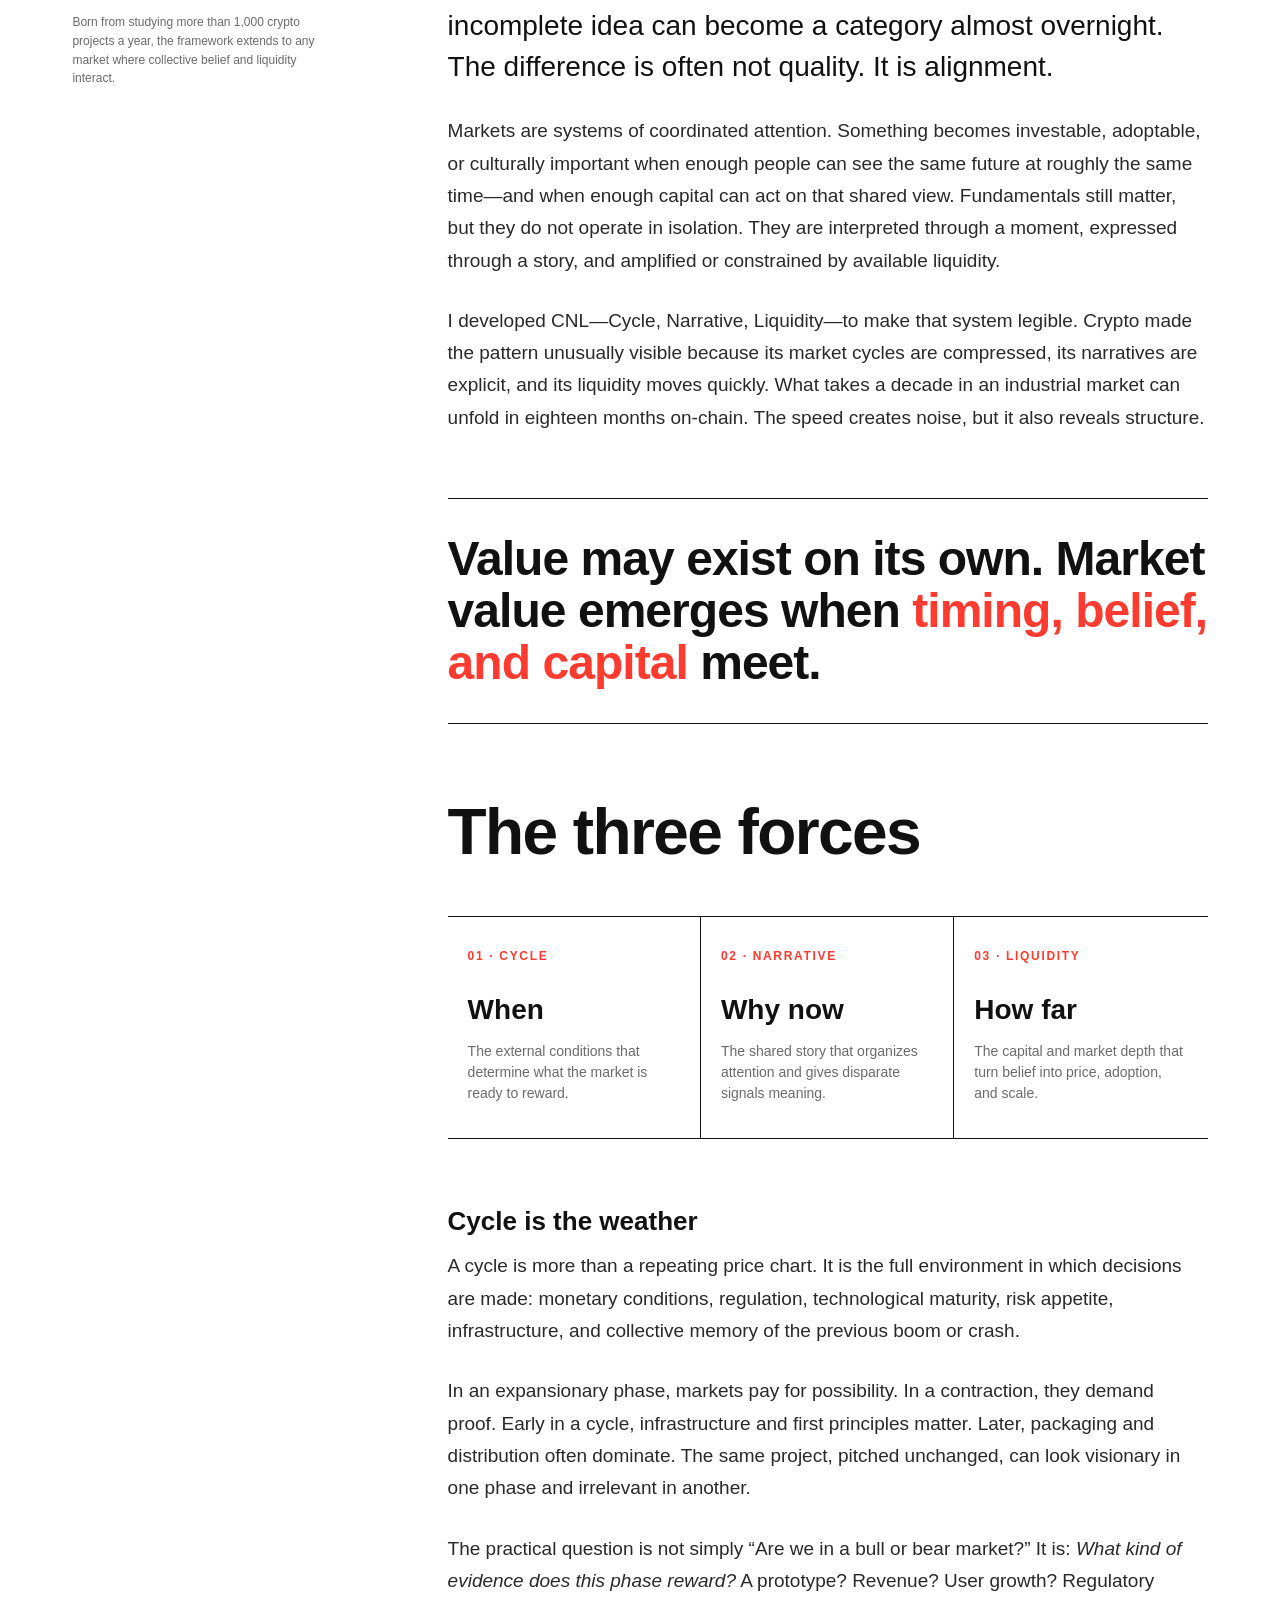
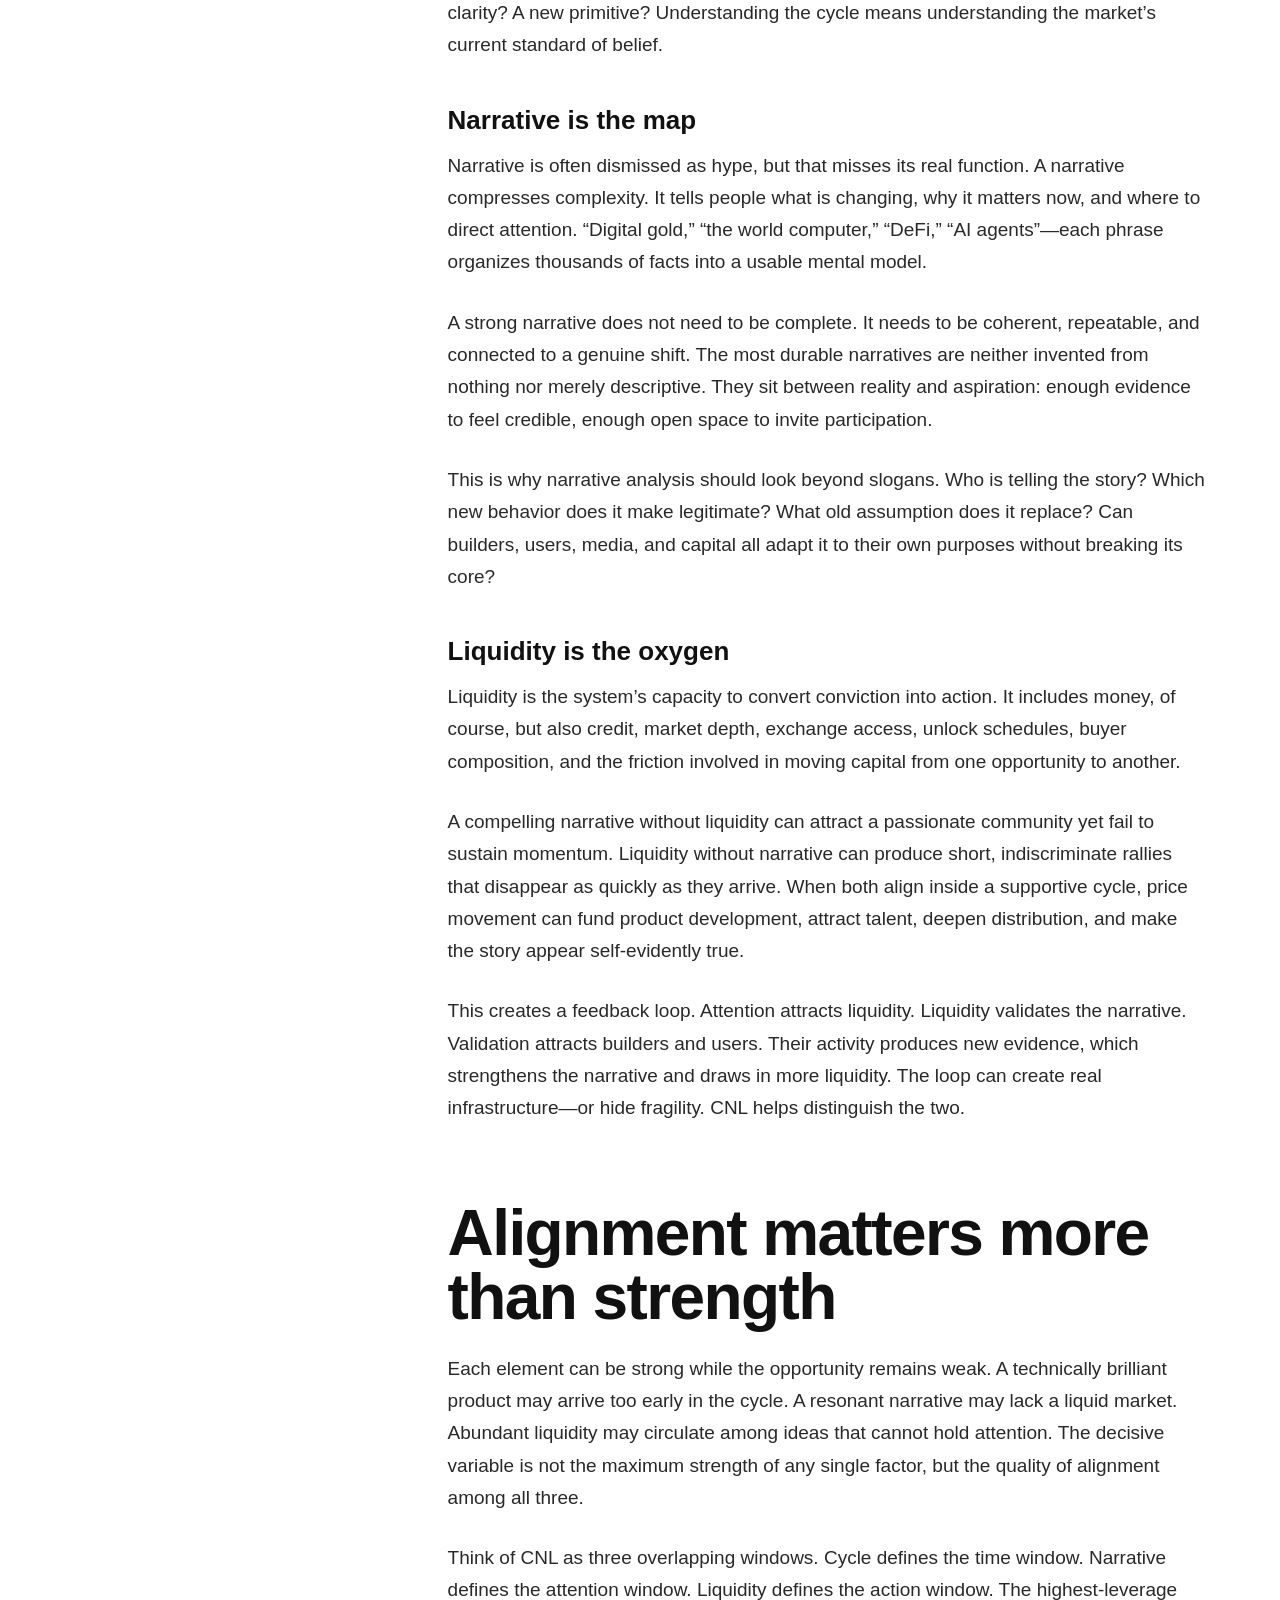
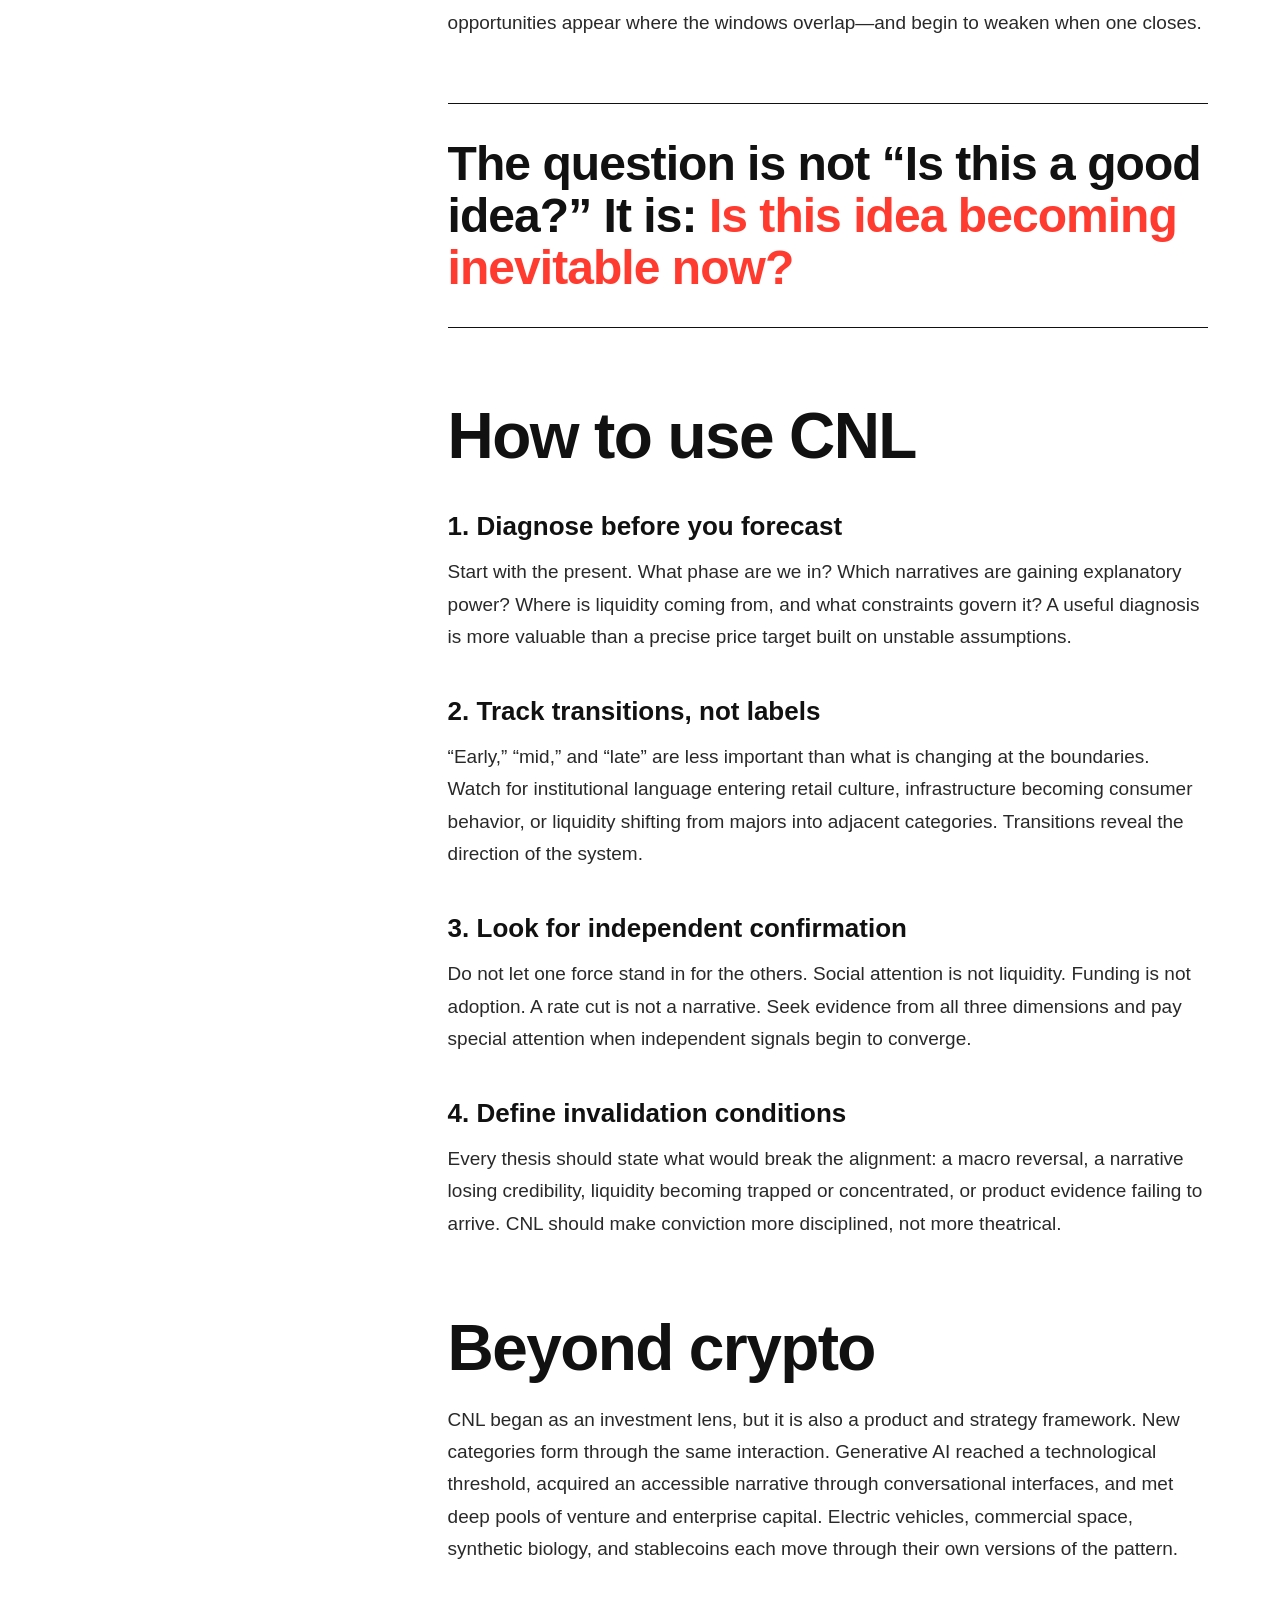
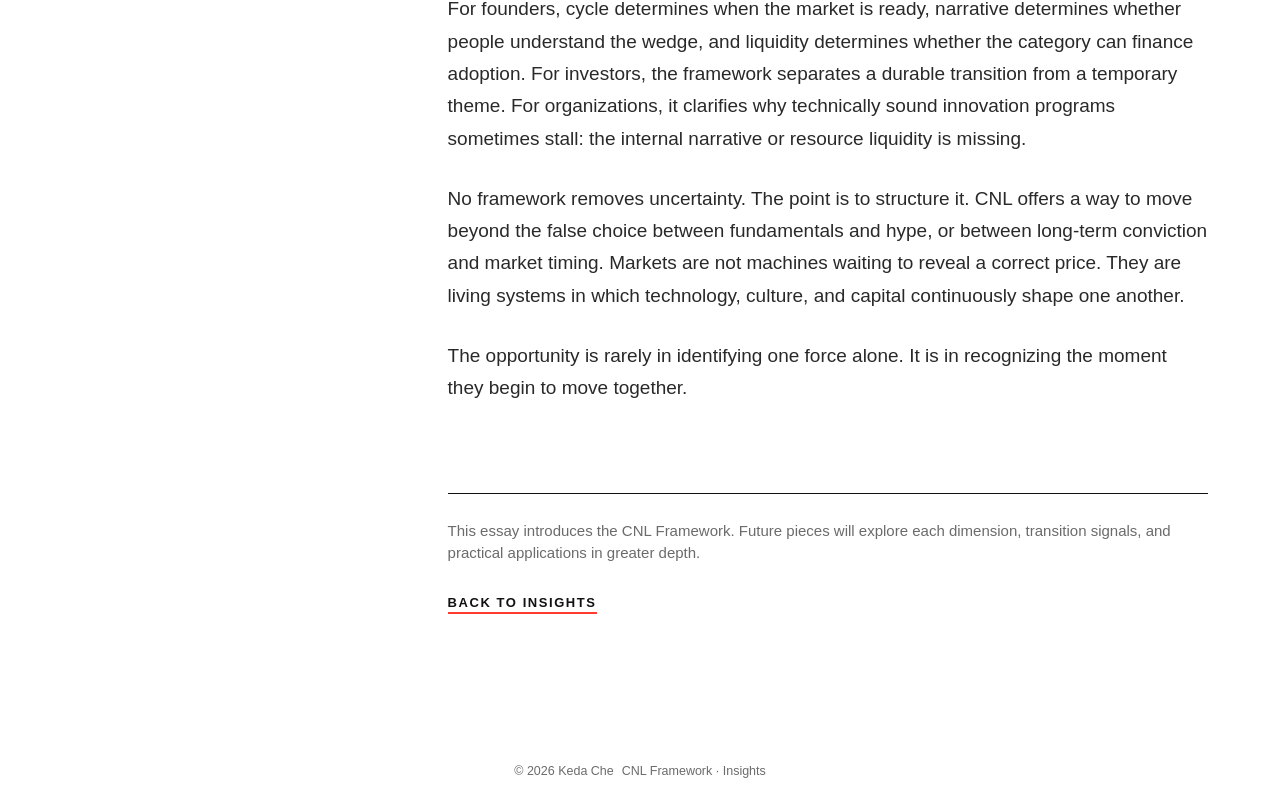
<file: insights/cnl-framework/cycle-narrative-liquidity/index.html>
<!DOCTYPE html>
<html lang="en">
<head>
<meta charset="UTF-8">
<meta name="viewport" content="width=device-width, initial-scale=1.0">
<title>Cycle, Narrative, Liquidity | Keda Che</title>
<meta name="description" content="The CNL Framework: how cycle, narrative, and liquidity combine to shape markets, products, and investment opportunity.">
<meta name="author" content="Keda Che">
<meta name="robots" content="index, follow">
<link rel="canonical" href="https://kedache.com/insights/cnl-framework/cycle-narrative-liquidity/">
<meta property="og:type" content="article">
<meta property="og:site_name" content="Keda Che">
<meta property="og:title" content="Cycle, Narrative, Liquidity">
<meta property="og:description" content="A practical framework for reading markets as systems.">
<meta property="og:url" content="https://kedache.com/insights/cnl-framework/cycle-narrative-liquidity/">
<meta property="og:image" content="https://kedache.com/assets/images/insights/cnl-hero.webp">
<meta property="article:published_time" content="2026-07-10">
<meta property="article:author" content="Keda Che">
<meta property="article:section" content="CNL Framework">
<meta name="twitter:card" content="summary_large_image">
<meta name="twitter:title" content="Cycle, Narrative, Liquidity">
<meta name="twitter:description" content="A practical framework for reading markets as systems.">
<meta name="twitter:image" content="https://kedache.com/assets/images/insights/cnl-hero.webp">
<meta name="theme-color" content="#111111">
<link rel="icon" href="../../../favicon.ico?v=2026-07-21-1" sizes="48x48">
<link rel="icon" type="image/svg+xml" href="../../../favicon.svg?v=2026-07-21-1">
<link rel="apple-touch-icon" href="../../../apple-touch-icon.png?v=2026-07-21-1">
<link rel="stylesheet" href="../../../assets/css/styles.css?v=2026-07-21-1">
<script type="application/ld+json">
{
  "@context": "https://schema.org",
  "@type": "Article",
  "headline": "Cycle, Narrative, Liquidity",
  "description": "The CNL Framework: how cycle, narrative, and liquidity combine to shape markets, products, and investment opportunity.",
  "image": "https://kedache.com/assets/images/insights/cnl-hero.webp",
  "datePublished": "2026-07-10",
  "dateModified": "2026-07-10",
  "author": { "@type": "Person", "name": "Keda Che", "url": "https://kedache.com/" },
  "publisher": { "@type": "Person", "name": "Keda Che", "url": "https://kedache.com/" },
  "mainEntityOfPage": "https://kedache.com/insights/cnl-framework/cycle-narrative-liquidity/",
  "articleSection": "CNL Framework",
  "keywords": ["CNL Framework", "market cycles", "narrative economics", "liquidity", "investment framework", "crypto markets"]
}
</script>
</head>
<body>
<nav>
  <div class="wrap nav-inner">
    <a class="logo" href="../../../">KEDA CHE<span>.</span></a>
    <div class="nav-links" id="nav-links"><a href="../../../#about">About</a><a href="../../../#work">Work</a><a href="https://substack.com/@kedache" target="_blank" rel="noopener">Newsletter</a><a href="../../../#contact">Contact</a><a class="nav-insights" href="../../">Insights</a></div>
    <button type="button" class="nav-toggle" id="nav-toggle" aria-label="Open menu" aria-expanded="false" aria-controls="nav-links"><span></span><span></span></button>
  </div>
</nav>
<main>
  <header class="article-hero">
    <div class="wrap">
      <div class="kicker">CNL Framework</div>
      <h1>Cycle, Narrative, Liquidity<span style="color:var(--accent)">.</span></h1>
      <p class="article-deck">Markets do not move on fundamentals alone. They move when time, belief, and capital align. CNL is a framework for seeing that alignment before it becomes obvious.</p>
      <div class="article-meta"><span>By Keda Che</span><span>July 2026</span><span>6 min read</span></div>
    </div>
  </header>
  <figure class="article-figure">
    <img src="../../../assets/images/insights/cnl-hero.webp?v=2026-07-21-1" alt="Abstract composition of a cycle, a signal wave, and a flowing current intersecting">
    <figcaption>Three forces, one system: cycle sets the conditions, narrative directs attention, liquidity converts attention into movement.</figcaption>
  </figure>
  <article class="article-body">
    <div class="article-grid">
      <aside class="article-aside"><strong>The core idea</strong><p>CNL is not a prediction machine. It is a way to ask better questions about timing, attention, and capital.</p><div class="rule"></div><p>Born from studying more than 1,000 crypto projects a year, the framework extends to any market where collective belief and liquidity interact.</p></aside>
      <div class="article-copy">
        <p class="lead">Most market analysis starts with the asset: the technology, the team, the product, the numbers. But an excellent asset can remain invisible for years, while an incomplete idea can become a category almost overnight. The difference is often not quality. It is alignment.</p>
        <p>Markets are systems of coordinated attention. Something becomes investable, adoptable, or culturally important when enough people can see the same future at roughly the same time—and when enough capital can act on that shared view. Fundamentals still matter, but they do not operate in isolation. They are interpreted through a moment, expressed through a story, and amplified or constrained by available liquidity.</p>
        <p>I developed CNL—Cycle, Narrative, Liquidity—to make that system legible. Crypto made the pattern unusually visible because its market cycles are compressed, its narratives are explicit, and its liquidity moves quickly. What takes a decade in an industrial market can unfold in eighteen months on-chain. The speed creates noise, but it also reveals structure.</p>

        <blockquote>Value may exist on its own. Market value emerges when <span>timing, belief, and capital</span> meet.</blockquote>

        <h2>The three forces</h2>
        <div class="cnl-model">
          <div><b>01 · Cycle</b><strong>When</strong><p>The external conditions that determine what the market is ready to reward.</p></div>
          <div><b>02 · Narrative</b><strong>Why now</strong><p>The shared story that organizes attention and gives disparate signals meaning.</p></div>
          <div><b>03 · Liquidity</b><strong>How far</strong><p>The capital and market depth that turn belief into price, adoption, and scale.</p></div>
        </div>

        <h3>Cycle is the weather</h3>
        <p>A cycle is more than a repeating price chart. It is the full environment in which decisions are made: monetary conditions, regulation, technological maturity, risk appetite, infrastructure, and collective memory of the previous boom or crash.</p>
        <p>In an expansionary phase, markets pay for possibility. In a contraction, they demand proof. Early in a cycle, infrastructure and first principles matter. Later, packaging and distribution often dominate. The same project, pitched unchanged, can look visionary in one phase and irrelevant in another.</p>
        <p>The practical question is not simply “Are we in a bull or bear market?” It is: <em>What kind of evidence does this phase reward?</em> A prototype? Revenue? User growth? Regulatory clarity? A new primitive? Understanding the cycle means understanding the market’s current standard of belief.</p>

        <h3>Narrative is the map</h3>
        <p>Narrative is often dismissed as hype, but that misses its real function. A narrative compresses complexity. It tells people what is changing, why it matters now, and where to direct attention. “Digital gold,” “the world computer,” “DeFi,” “AI agents”—each phrase organizes thousands of facts into a usable mental model.</p>
        <p>A strong narrative does not need to be complete. It needs to be coherent, repeatable, and connected to a genuine shift. The most durable narratives are neither invented from nothing nor merely descriptive. They sit between reality and aspiration: enough evidence to feel credible, enough open space to invite participation.</p>
        <p>This is why narrative analysis should look beyond slogans. Who is telling the story? Which new behavior does it make legitimate? What old assumption does it replace? Can builders, users, media, and capital all adapt it to their own purposes without breaking its core?</p>

        <h3>Liquidity is the oxygen</h3>
        <p>Liquidity is the system’s capacity to convert conviction into action. It includes money, of course, but also credit, market depth, exchange access, unlock schedules, buyer composition, and the friction involved in moving capital from one opportunity to another.</p>
        <p>A compelling narrative without liquidity can attract a passionate community yet fail to sustain momentum. Liquidity without narrative can produce short, indiscriminate rallies that disappear as quickly as they arrive. When both align inside a supportive cycle, price movement can fund product development, attract talent, deepen distribution, and make the story appear self-evidently true.</p>
        <p>This creates a feedback loop. Attention attracts liquidity. Liquidity validates the narrative. Validation attracts builders and users. Their activity produces new evidence, which strengthens the narrative and draws in more liquidity. The loop can create real infrastructure—or hide fragility. CNL helps distinguish the two.</p>

        <h2>Alignment matters more than strength</h2>
        <p>Each element can be strong while the opportunity remains weak. A technically brilliant product may arrive too early in the cycle. A resonant narrative may lack a liquid market. Abundant liquidity may circulate among ideas that cannot hold attention. The decisive variable is not the maximum strength of any single factor, but the quality of alignment among all three.</p>
        <p>Think of CNL as three overlapping windows. Cycle defines the time window. Narrative defines the attention window. Liquidity defines the action window. The highest-leverage opportunities appear where the windows overlap—and begin to weaken when one closes.</p>
        <blockquote>The question is not “Is this a good idea?” It is: <span>Is this idea becoming inevitable now?</span></blockquote>

        <h2>How to use CNL</h2>
        <h3>1. Diagnose before you forecast</h3>
        <p>Start with the present. What phase are we in? Which narratives are gaining explanatory power? Where is liquidity coming from, and what constraints govern it? A useful diagnosis is more valuable than a precise price target built on unstable assumptions.</p>
        <h3>2. Track transitions, not labels</h3>
        <p>“Early,” “mid,” and “late” are less important than what is changing at the boundaries. Watch for institutional language entering retail culture, infrastructure becoming consumer behavior, or liquidity shifting from majors into adjacent categories. Transitions reveal the direction of the system.</p>
        <h3>3. Look for independent confirmation</h3>
        <p>Do not let one force stand in for the others. Social attention is not liquidity. Funding is not adoption. A rate cut is not a narrative. Seek evidence from all three dimensions and pay special attention when independent signals begin to converge.</p>
        <h3>4. Define invalidation conditions</h3>
        <p>Every thesis should state what would break the alignment: a macro reversal, a narrative losing credibility, liquidity becoming trapped or concentrated, or product evidence failing to arrive. CNL should make conviction more disciplined, not more theatrical.</p>

        <h2>Beyond crypto</h2>
        <p>CNL began as an investment lens, but it is also a product and strategy framework. New categories form through the same interaction. Generative AI reached a technological threshold, acquired an accessible narrative through conversational interfaces, and met deep pools of venture and enterprise capital. Electric vehicles, commercial space, synthetic biology, and stablecoins each move through their own versions of the pattern.</p>
        <p>For founders, cycle determines when the market is ready, narrative determines whether people understand the wedge, and liquidity determines whether the category can finance adoption. For investors, the framework separates a durable transition from a temporary theme. For organizations, it clarifies why technically sound innovation programs sometimes stall: the internal narrative or resource liquidity is missing.</p>
        <p>No framework removes uncertainty. The point is to structure it. CNL offers a way to move beyond the false choice between fundamentals and hype, or between long-term conviction and market timing. Markets are not machines waiting to reveal a correct price. They are living systems in which technology, culture, and capital continuously shape one another.</p>
        <p>The opportunity is rarely in identifying one force alone. It is in recognizing the moment they begin to move together.</p>

        <div class="article-end"><p>This essay introduces the CNL Framework. Future pieces will explore each dimension, transition signals, and practical applications in greater depth.</p><a class="back-link" href="../../">Back to Insights</a></div>
      </div>
    </div>
  </article>
</main>
<footer><div class="wrap footer-inner"><span>© 2026 Keda Che</span><span>CNL Framework · Insights</span></div></footer>
<script src="../../../assets/js/main.js?v=2026-07-21-1" defer></script>
</body>
</html>
</file>
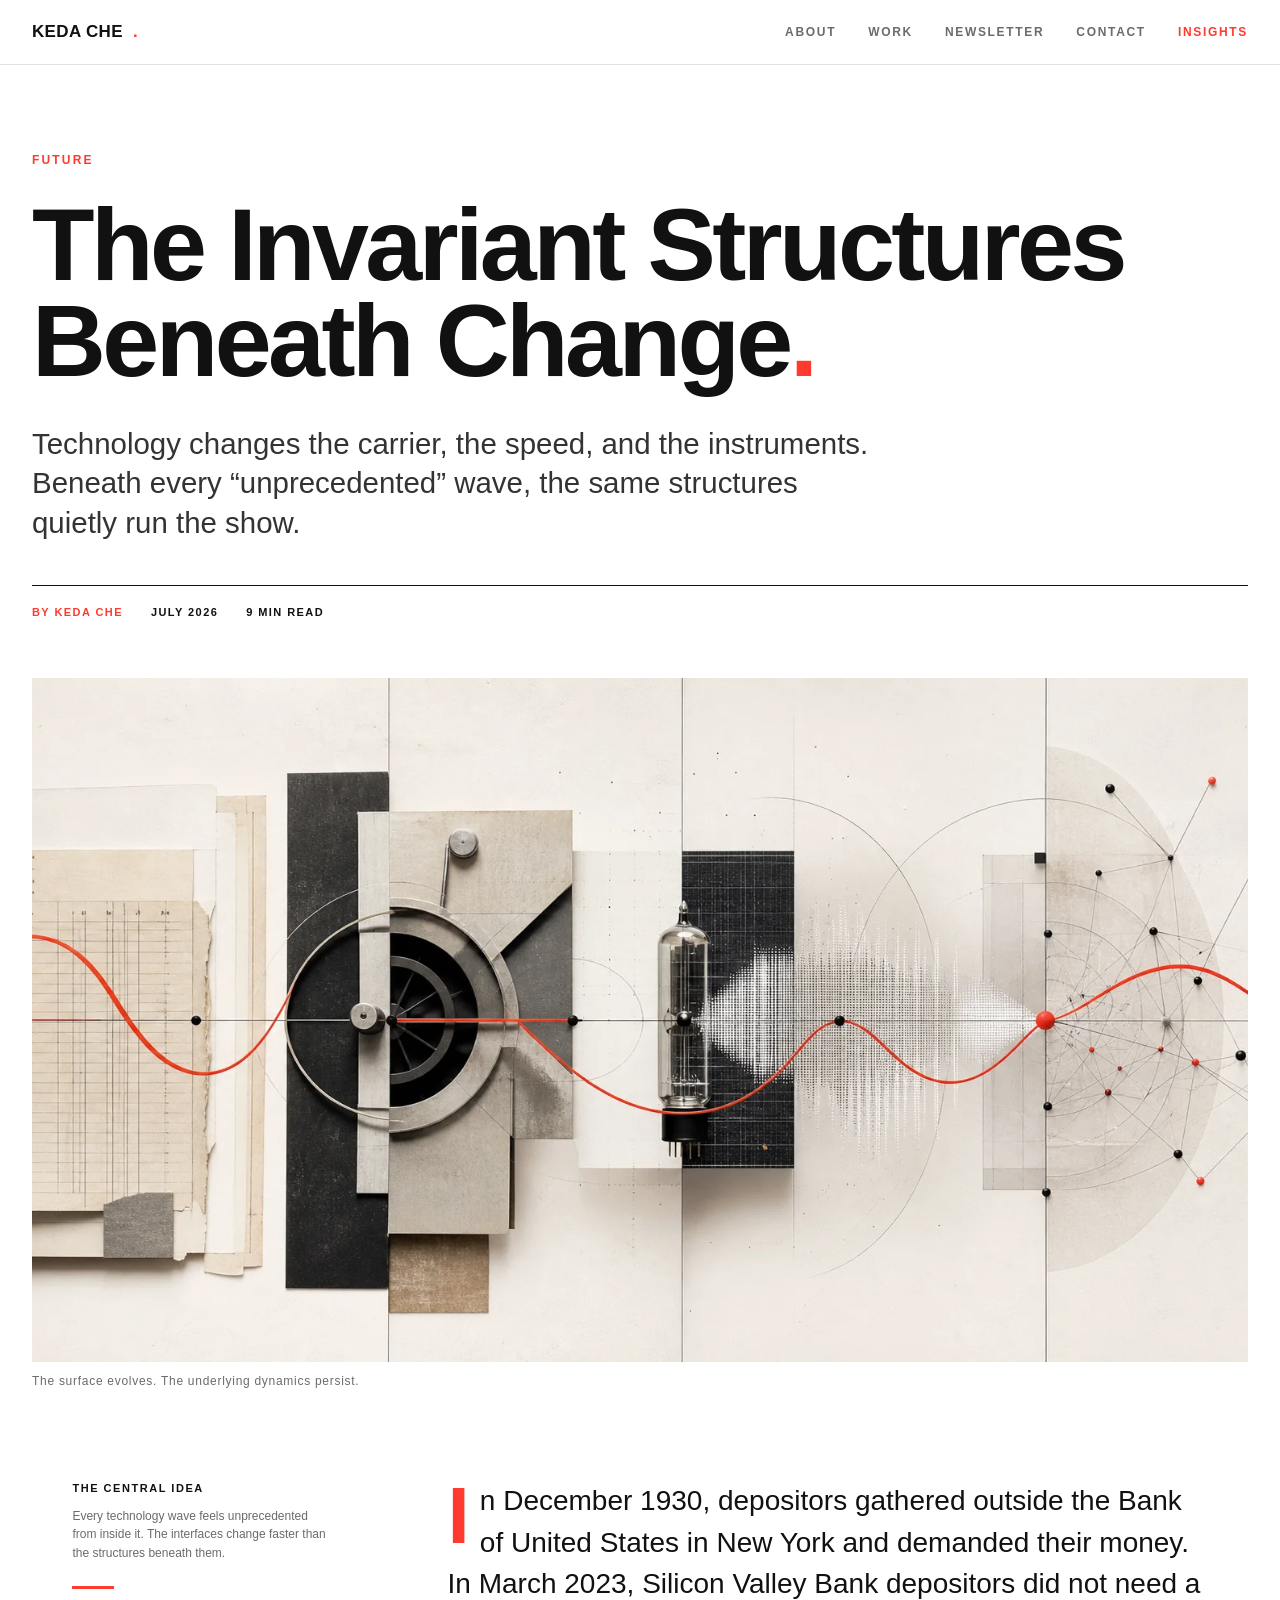
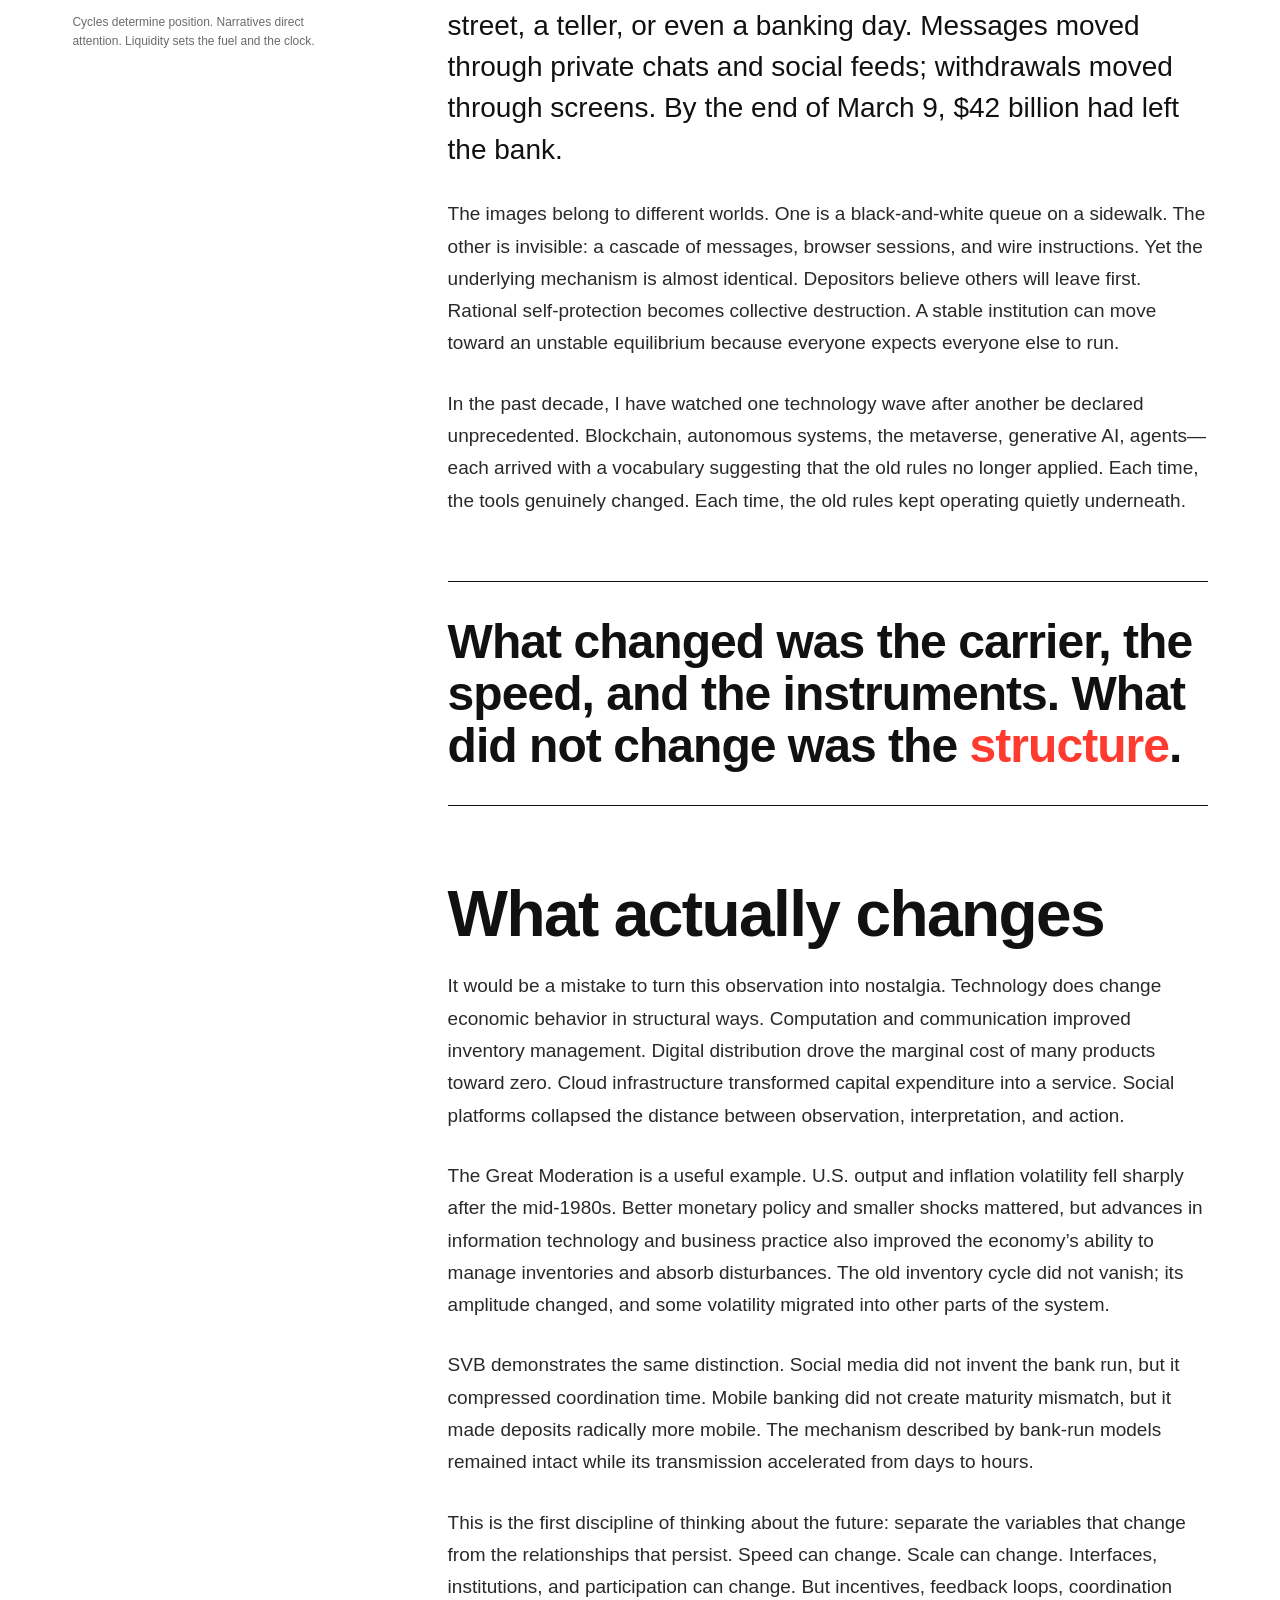
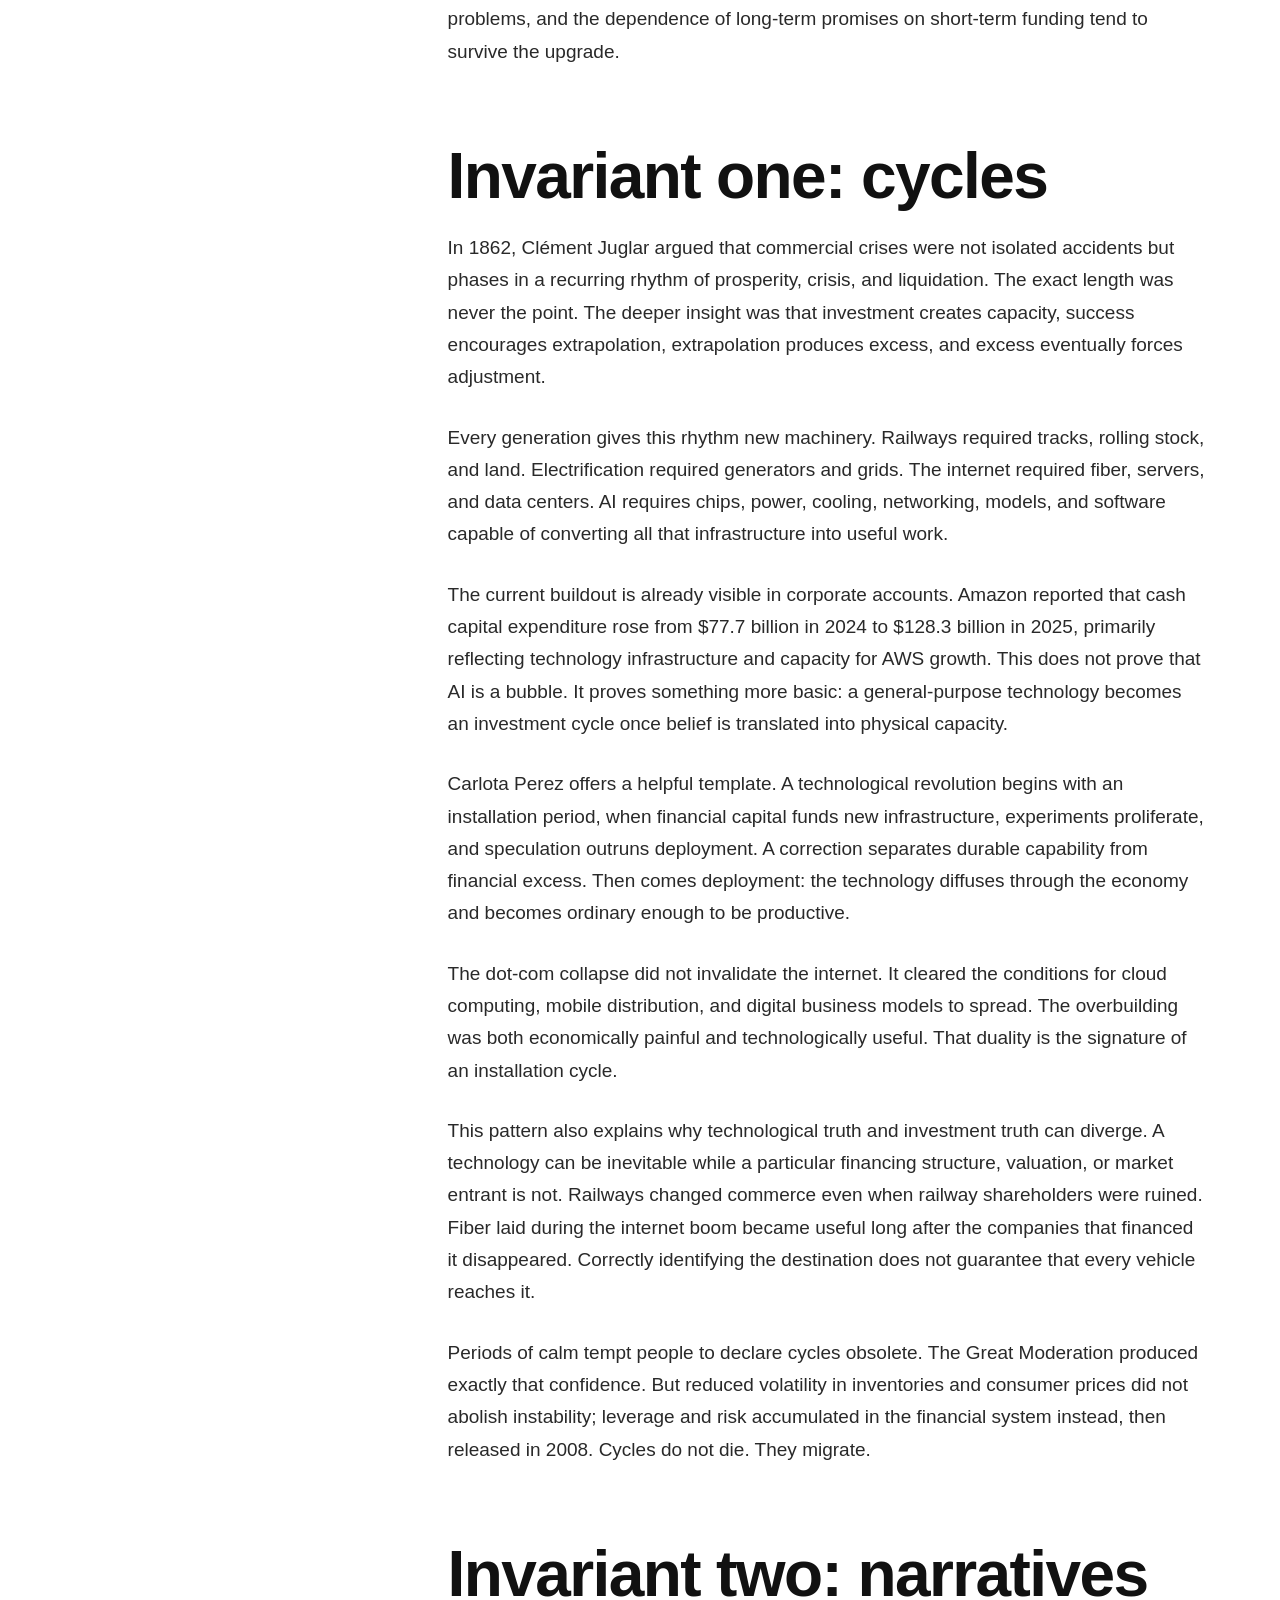
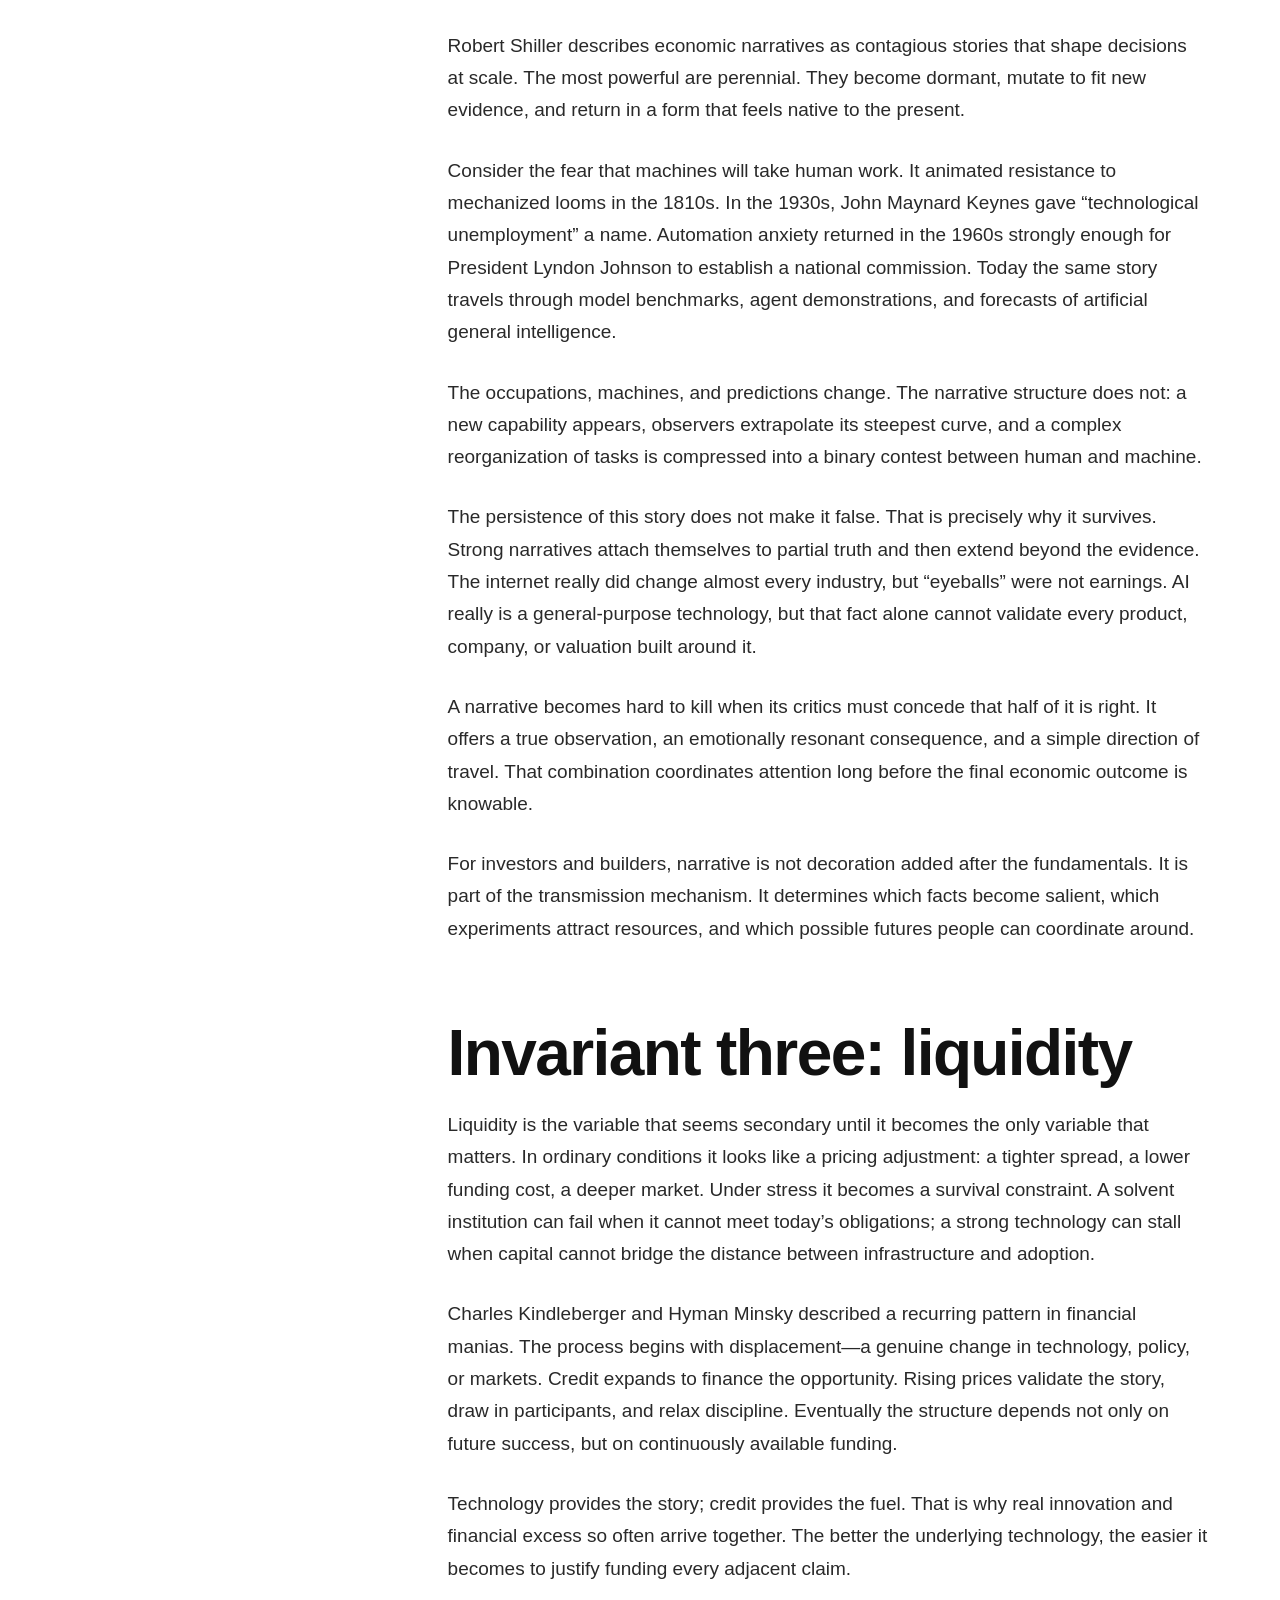
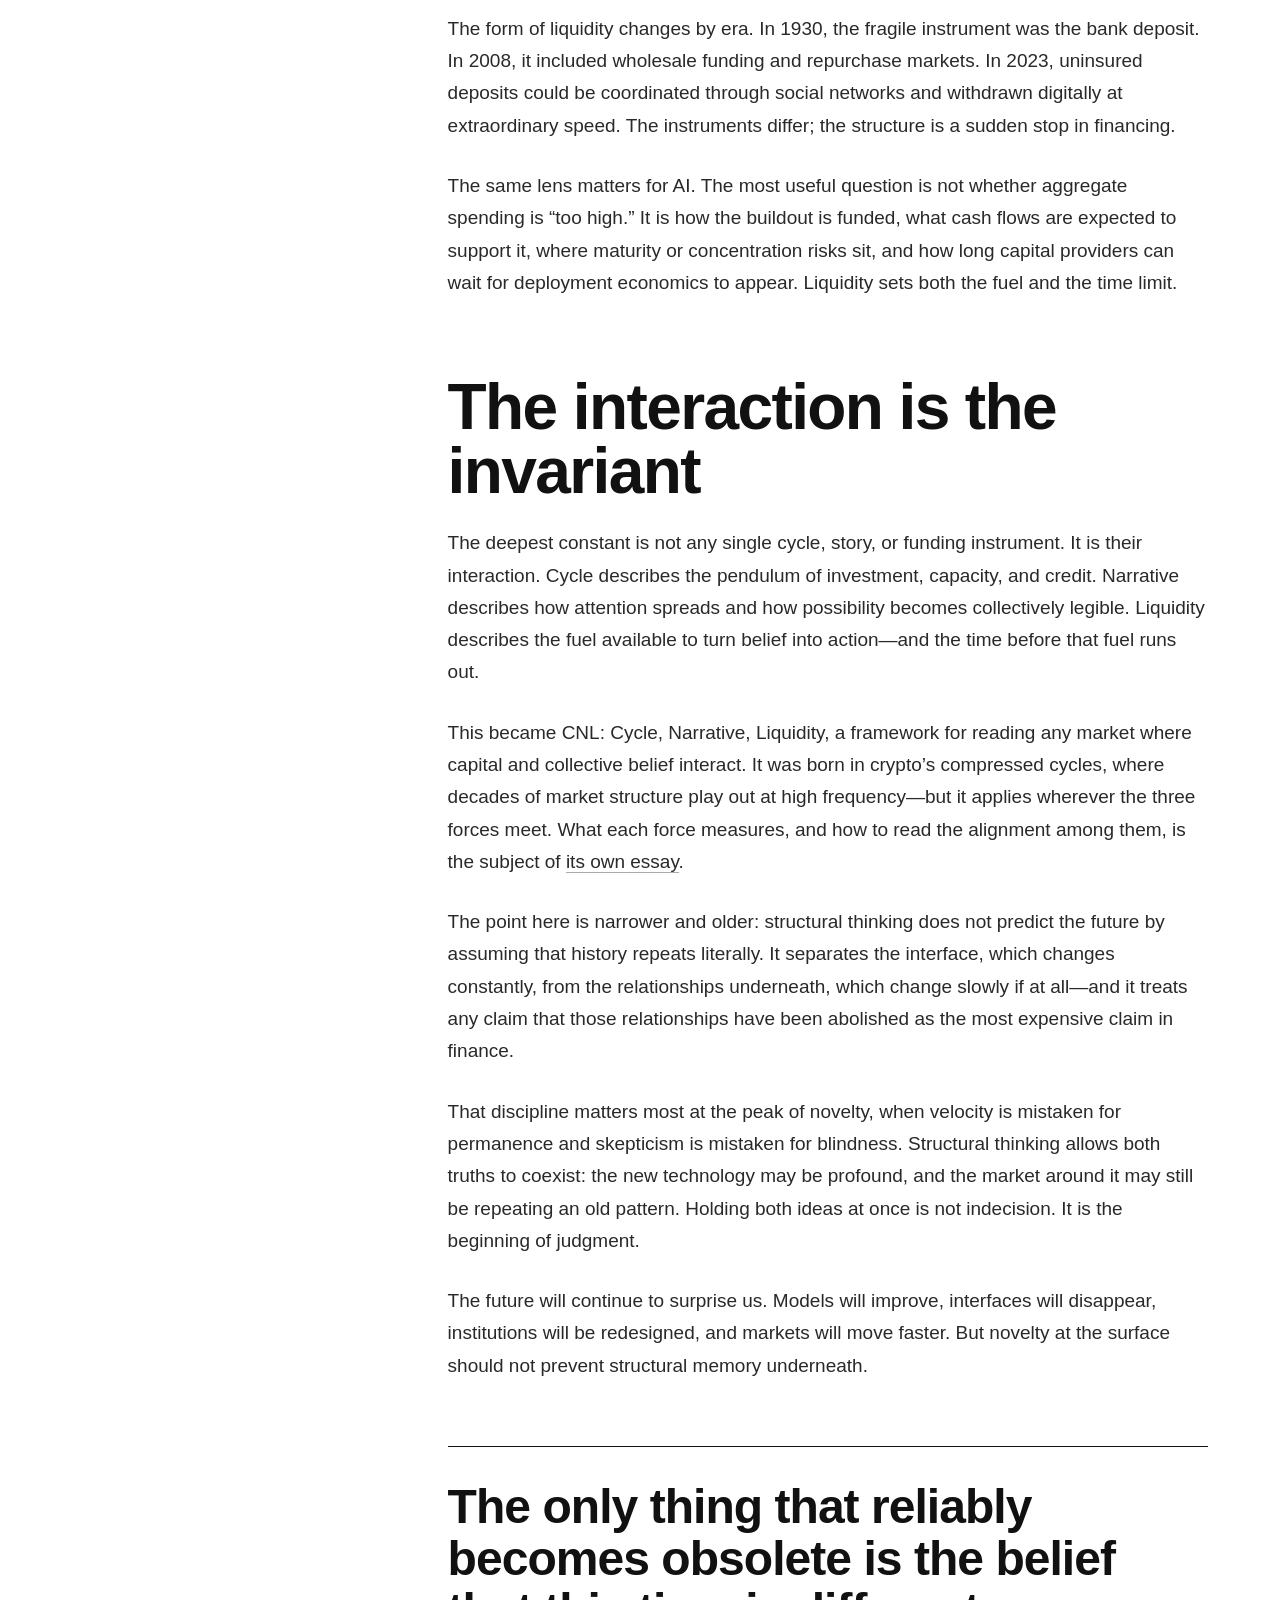
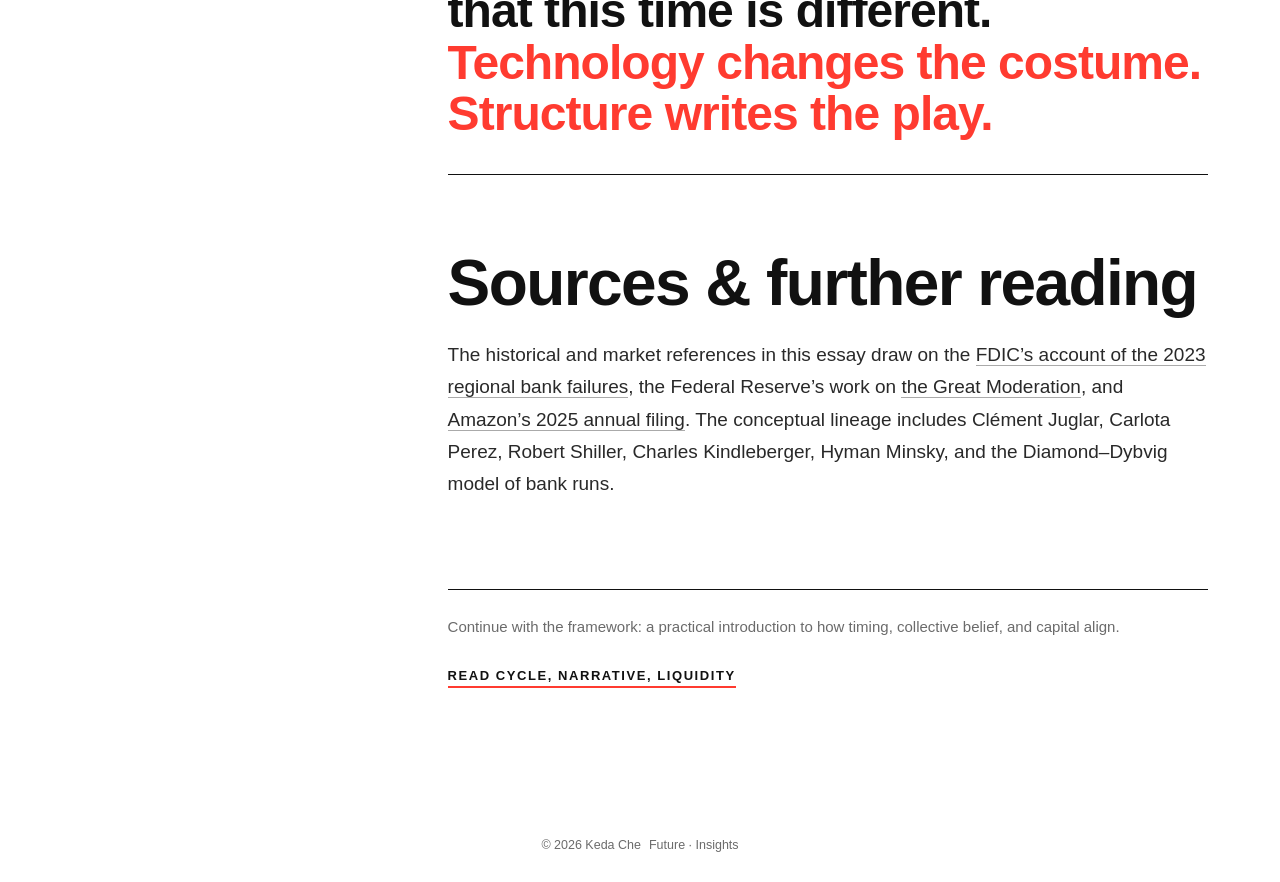
<file: insights/future/the-invariant-structures-beneath-change/index.html>
<!DOCTYPE html>
<html lang="en">
<head>
<meta charset="UTF-8">
<meta name="viewport" content="width=device-width, initial-scale=1.0">
<title>The Invariant Structures Beneath Change | Keda Che</title>
<meta name="description" content="Technology changes the costume. Structure writes the play. A field-tested view of the cycles, narratives, and liquidity beneath every technology wave.">
<meta name="author" content="Keda Che">
<meta name="robots" content="index, follow">
<link rel="canonical" href="https://kedache.com/insights/future/the-invariant-structures-beneath-change/">
<meta property="og:type" content="article">
<meta property="og:site_name" content="Keda Che">
<meta property="og:title" content="The Invariant Structures Beneath Change">
<meta property="og:description" content="Technology changes the costume. Structure writes the play.">
<meta property="og:url" content="https://kedache.com/insights/future/the-invariant-structures-beneath-change/">
<meta property="og:image" content="https://kedache.com/assets/images/insights/invariant-structures-hero.webp">
<meta property="article:published_time" content="2026-07-10">
<meta property="article:author" content="Keda Che">
<meta property="article:section" content="Future">
<meta name="twitter:card" content="summary_large_image">
<meta name="twitter:title" content="The Invariant Structures Beneath Change">
<meta name="twitter:description" content="Technology changes the costume. Structure writes the play.">
<meta name="twitter:image" content="https://kedache.com/assets/images/insights/invariant-structures-hero.webp">
<meta name="theme-color" content="#111111">
<link rel="icon" href="../../../favicon.ico?v=2026-07-21-1" sizes="48x48">
<link rel="icon" type="image/svg+xml" href="../../../favicon.svg?v=2026-07-21-1">
<link rel="apple-touch-icon" href="../../../apple-touch-icon.png?v=2026-07-21-1">
<link rel="stylesheet" href="../../../assets/css/styles.css?v=2026-07-21-1">
<script type="application/ld+json">
{
  "@context": "https://schema.org",
  "@type": "Article",
  "headline": "The Invariant Structures Beneath Change",
  "description": "A field-tested view of the cycles, narratives, and liquidity beneath every technology wave.",
  "image": "https://kedache.com/assets/images/insights/invariant-structures-hero.webp",
  "datePublished": "2026-07-10",
  "dateModified": "2026-07-10",
  "author": { "@type": "Person", "name": "Keda Che", "url": "https://kedache.com/" },
  "publisher": { "@type": "Person", "name": "Keda Che", "url": "https://kedache.com/" },
  "mainEntityOfPage": "https://kedache.com/insights/future/the-invariant-structures-beneath-change/",
  "articleSection": "Future",
  "keywords": ["technology cycles", "market cycles", "narrative economics", "liquidity", "CNL Framework", "future of technology"]
}
</script>
</head>
<body>
<nav>
  <div class="wrap nav-inner">
    <a class="logo" href="../../../">KEDA CHE<span>.</span></a>
    <div class="nav-links" id="nav-links"><a href="../../../#about">About</a><a href="../../../#work">Work</a><a href="https://substack.com/@kedache" target="_blank" rel="noopener">Newsletter</a><a href="../../../#contact">Contact</a><a class="nav-insights" href="../../">Insights</a></div>
    <button type="button" class="nav-toggle" id="nav-toggle" aria-label="Open menu" aria-expanded="false" aria-controls="nav-links"><span></span><span></span></button>
  </div>
</nav>
<main>
  <header class="article-hero">
    <div class="wrap">
      <div class="kicker">Future</div>
      <h1>The Invariant Structures Beneath Change<span style="color:var(--accent)">.</span></h1>
      <p class="article-deck">Technology changes the carrier, the speed, and the instruments. Beneath every “unprecedented” wave, the same structures quietly run the show.</p>
      <div class="article-meta"><span>By Keda Che</span><span>July 2026</span><span>9 min read</span></div>
    </div>
  </header>
  <figure class="article-figure">
    <img src="../../../assets/images/insights/invariant-structures-hero.webp?v=2026-07-21-1" alt="A continuous red cycle moving through paper records, industrial machinery, electronic signals, and digital networks">
    <figcaption>The surface evolves. The underlying dynamics persist.</figcaption>
  </figure>
  <article class="article-body">
    <div class="article-grid">
      <aside class="article-aside">
        <strong>The central idea</strong>
        <p>Every technology wave feels unprecedented from inside it. The interfaces change faster than the structures beneath them.</p>
        <div class="rule"></div>
        <p>Cycles determine position. Narratives direct attention. Liquidity sets the fuel and the clock.</p>
      </aside>
      <div class="article-copy">
        <p class="lead">In December 1930, depositors gathered outside the Bank of United States in New York and demanded their money. In March 2023, Silicon Valley Bank depositors did not need a street, a teller, or even a banking day. Messages moved through private chats and social feeds; withdrawals moved through screens. By the end of March 9, $42 billion had left the bank.</p>
        <p>The images belong to different worlds. One is a black-and-white queue on a sidewalk. The other is invisible: a cascade of messages, browser sessions, and wire instructions. Yet the underlying mechanism is almost identical. Depositors believe others will leave first. Rational self-protection becomes collective destruction. A stable institution can move toward an unstable equilibrium because everyone expects everyone else to run.</p>
        <p>In the past decade, I have watched one technology wave after another be declared unprecedented. Blockchain, autonomous systems, the metaverse, generative AI, agents—each arrived with a vocabulary suggesting that the old rules no longer applied. Each time, the tools genuinely changed. Each time, the old rules kept operating quietly underneath.</p>

        <blockquote>What changed was the carrier, the speed, and the instruments. What did not change was the <span>structure</span>.</blockquote>

        <h2>What actually changes</h2>
        <p>It would be a mistake to turn this observation into nostalgia. Technology does change economic behavior in structural ways. Computation and communication improved inventory management. Digital distribution drove the marginal cost of many products toward zero. Cloud infrastructure transformed capital expenditure into a service. Social platforms collapsed the distance between observation, interpretation, and action.</p>
        <p>The Great Moderation is a useful example. U.S. output and inflation volatility fell sharply after the mid-1980s. Better monetary policy and smaller shocks mattered, but advances in information technology and business practice also improved the economy’s ability to manage inventories and absorb disturbances. The old inventory cycle did not vanish; its amplitude changed, and some volatility migrated into other parts of the system.</p>
        <p>SVB demonstrates the same distinction. Social media did not invent the bank run, but it compressed coordination time. Mobile banking did not create maturity mismatch, but it made deposits radically more mobile. The mechanism described by bank-run models remained intact while its transmission accelerated from days to hours.</p>
        <p>This is the first discipline of thinking about the future: separate the variables that change from the relationships that persist. Speed can change. Scale can change. Interfaces, institutions, and participation can change. But incentives, feedback loops, coordination problems, and the dependence of long-term promises on short-term funding tend to survive the upgrade.</p>

        <h2>Invariant one: cycles</h2>
        <p>In 1862, Clément Juglar argued that commercial crises were not isolated accidents but phases in a recurring rhythm of prosperity, crisis, and liquidation. The exact length was never the point. The deeper insight was that investment creates capacity, success encourages extrapolation, extrapolation produces excess, and excess eventually forces adjustment.</p>
        <p>Every generation gives this rhythm new machinery. Railways required tracks, rolling stock, and land. Electrification required generators and grids. The internet required fiber, servers, and data centers. AI requires chips, power, cooling, networking, models, and software capable of converting all that infrastructure into useful work.</p>
        <p>The current buildout is already visible in corporate accounts. Amazon reported that cash capital expenditure rose from $77.7 billion in 2024 to $128.3 billion in 2025, primarily reflecting technology infrastructure and capacity for AWS growth. This does not prove that AI is a bubble. It proves something more basic: a general-purpose technology becomes an investment cycle once belief is translated into physical capacity.</p>
        <p>Carlota Perez offers a helpful template. A technological revolution begins with an installation period, when financial capital funds new infrastructure, experiments proliferate, and speculation outruns deployment. A correction separates durable capability from financial excess. Then comes deployment: the technology diffuses through the economy and becomes ordinary enough to be productive.</p>
        <p>The dot-com collapse did not invalidate the internet. It cleared the conditions for cloud computing, mobile distribution, and digital business models to spread. The overbuilding was both economically painful and technologically useful. That duality is the signature of an installation cycle.</p>
        <p>This pattern also explains why technological truth and investment truth can diverge. A technology can be inevitable while a particular financing structure, valuation, or market entrant is not. Railways changed commerce even when railway shareholders were ruined. Fiber laid during the internet boom became useful long after the companies that financed it disappeared. Correctly identifying the destination does not guarantee that every vehicle reaches it.</p>
        <p>Periods of calm tempt people to declare cycles obsolete. The Great Moderation produced exactly that confidence. But reduced volatility in inventories and consumer prices did not abolish instability; leverage and risk accumulated in the financial system instead, then released in 2008. Cycles do not die. They migrate.</p>

        <h2>Invariant two: narratives</h2>
        <p>Robert Shiller describes economic narratives as contagious stories that shape decisions at scale. The most powerful are perennial. They become dormant, mutate to fit new evidence, and return in a form that feels native to the present.</p>
        <p>Consider the fear that machines will take human work. It animated resistance to mechanized looms in the 1810s. In the 1930s, John Maynard Keynes gave “technological unemployment” a name. Automation anxiety returned in the 1960s strongly enough for President Lyndon Johnson to establish a national commission. Today the same story travels through model benchmarks, agent demonstrations, and forecasts of artificial general intelligence.</p>
        <p>The occupations, machines, and predictions change. The narrative structure does not: a new capability appears, observers extrapolate its steepest curve, and a complex reorganization of tasks is compressed into a binary contest between human and machine.</p>
        <p>The persistence of this story does not make it false. That is precisely why it survives. Strong narratives attach themselves to partial truth and then extend beyond the evidence. The internet really did change almost every industry, but “eyeballs” were not earnings. AI really is a general-purpose technology, but that fact alone cannot validate every product, company, or valuation built around it.</p>
        <p>A narrative becomes hard to kill when its critics must concede that half of it is right. It offers a true observation, an emotionally resonant consequence, and a simple direction of travel. That combination coordinates attention long before the final economic outcome is knowable.</p>
        <p>For investors and builders, narrative is not decoration added after the fundamentals. It is part of the transmission mechanism. It determines which facts become salient, which experiments attract resources, and which possible futures people can coordinate around.</p>

        <h2>Invariant three: liquidity</h2>
        <p>Liquidity is the variable that seems secondary until it becomes the only variable that matters. In ordinary conditions it looks like a pricing adjustment: a tighter spread, a lower funding cost, a deeper market. Under stress it becomes a survival constraint. A solvent institution can fail when it cannot meet today’s obligations; a strong technology can stall when capital cannot bridge the distance between infrastructure and adoption.</p>
        <p>Charles Kindleberger and Hyman Minsky described a recurring pattern in financial manias. The process begins with displacement—a genuine change in technology, policy, or markets. Credit expands to finance the opportunity. Rising prices validate the story, draw in participants, and relax discipline. Eventually the structure depends not only on future success, but on continuously available funding.</p>
        <p>Technology provides the story; credit provides the fuel. That is why real innovation and financial excess so often arrive together. The better the underlying technology, the easier it becomes to justify funding every adjacent claim.</p>
        <p>The form of liquidity changes by era. In 1930, the fragile instrument was the bank deposit. In 2008, it included wholesale funding and repurchase markets. In 2023, uninsured deposits could be coordinated through social networks and withdrawn digitally at extraordinary speed. The instruments differ; the structure is a sudden stop in financing.</p>
        <p>The same lens matters for AI. The most useful question is not whether aggregate spending is “too high.” It is how the buildout is funded, what cash flows are expected to support it, where maturity or concentration risks sit, and how long capital providers can wait for deployment economics to appear. Liquidity sets both the fuel and the time limit.</p>

        <h2>The interaction is the invariant</h2>
        <p>The deepest constant is not any single cycle, story, or funding instrument. It is their interaction. Cycle describes the pendulum of investment, capacity, and credit. Narrative describes how attention spreads and how possibility becomes collectively legible. Liquidity describes the fuel available to turn belief into action—and the time before that fuel runs out.</p>
        <p>This became CNL: Cycle, Narrative, Liquidity, a framework for reading any market where capital and collective belief interact. It was born in crypto’s compressed cycles, where decades of market structure play out at high frequency—but it applies wherever the three forces meet. What each force measures, and how to read the alignment among them, is the subject of <a href="../../cnl-framework/cycle-narrative-liquidity/">its own essay</a>.</p>
        <p>The point here is narrower and older: structural thinking does not predict the future by assuming that history repeats literally. It separates the interface, which changes constantly, from the relationships underneath, which change slowly if at all—and it treats any claim that those relationships have been abolished as the most expensive claim in finance.</p>
        <p>That discipline matters most at the peak of novelty, when velocity is mistaken for permanence and skepticism is mistaken for blindness. Structural thinking allows both truths to coexist: the new technology may be profound, and the market around it may still be repeating an old pattern. Holding both ideas at once is not indecision. It is the beginning of judgment.</p>
        <p>The future will continue to surprise us. Models will improve, interfaces will disappear, institutions will be redesigned, and markets will move faster. But novelty at the surface should not prevent structural memory underneath.</p>
        <blockquote>The only thing that reliably becomes obsolete is the belief that this time is different. <span>Technology changes the costume. Structure writes the play.</span></blockquote>

        <h2>Sources &amp; further reading</h2>
        <p>The historical and market references in this essay draw on the <a href="https://www.fdic.gov/news/speeches/2024/lessons-learned-us-regional-bank-failures-2023" target="_blank" rel="noopener">FDIC’s account of the 2023 regional bank failures</a>, the Federal Reserve’s work on <a href="https://www.federalreserve.gov/boarddocs/speeches/2004/20040220/default.htm" target="_blank" rel="noopener">the Great Moderation</a>, and <a href="https://www.sec.gov/Archives/edgar/data/1018724/000101872426000004/amzn-20251231.htm" target="_blank" rel="noopener">Amazon’s 2025 annual filing</a>. The conceptual lineage includes Clément Juglar, Carlota Perez, Robert Shiller, Charles Kindleberger, Hyman Minsky, and the Diamond–Dybvig model of bank runs.</p>
        <div class="article-end"><p>Continue with the framework: a practical introduction to how timing, collective belief, and capital align.</p><a class="back-link" href="../../cnl-framework/cycle-narrative-liquidity/">Read Cycle, Narrative, Liquidity</a></div>
      </div>
    </div>
  </article>
</main>
<footer><div class="wrap footer-inner"><span>© 2026 Keda Che</span><span>Future · Insights</span></div></footer>
<script src="../../../assets/js/main.js?v=2026-07-21-1" defer></script>
</body>
</html>
</file>
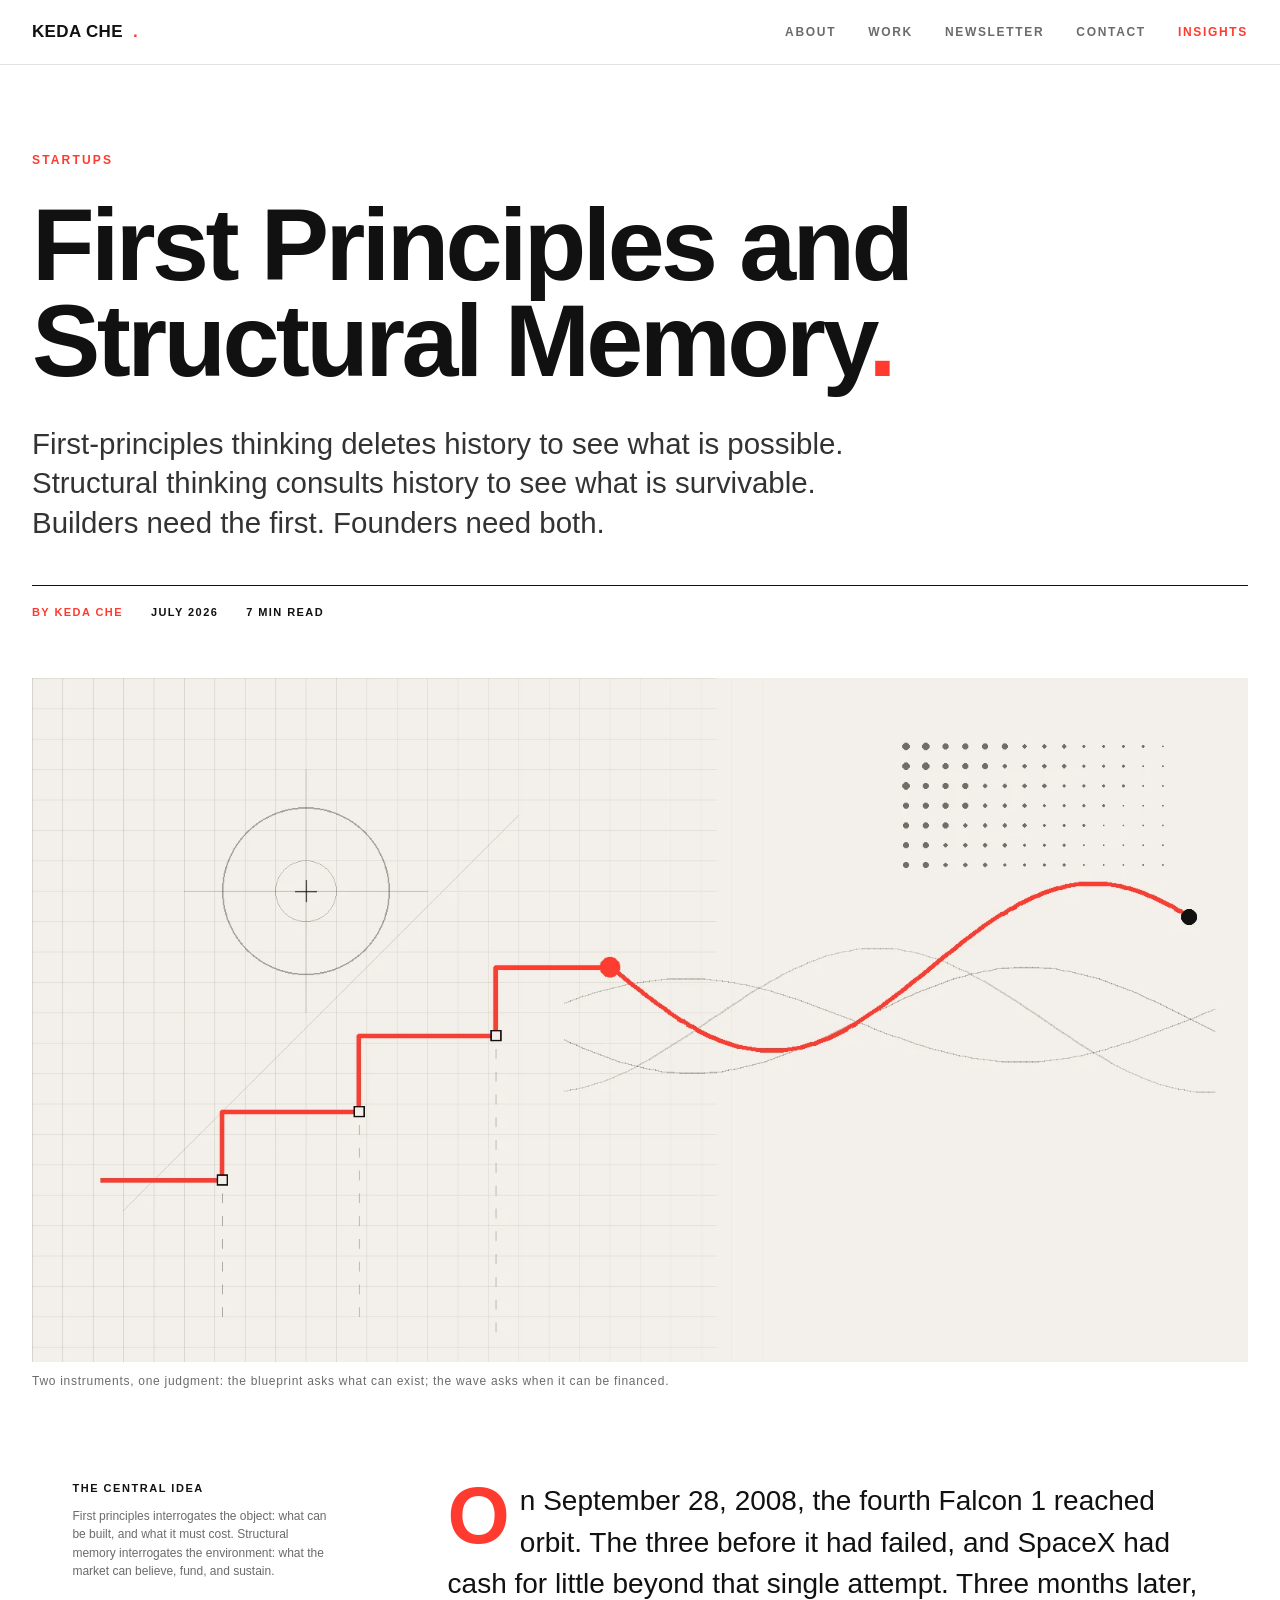
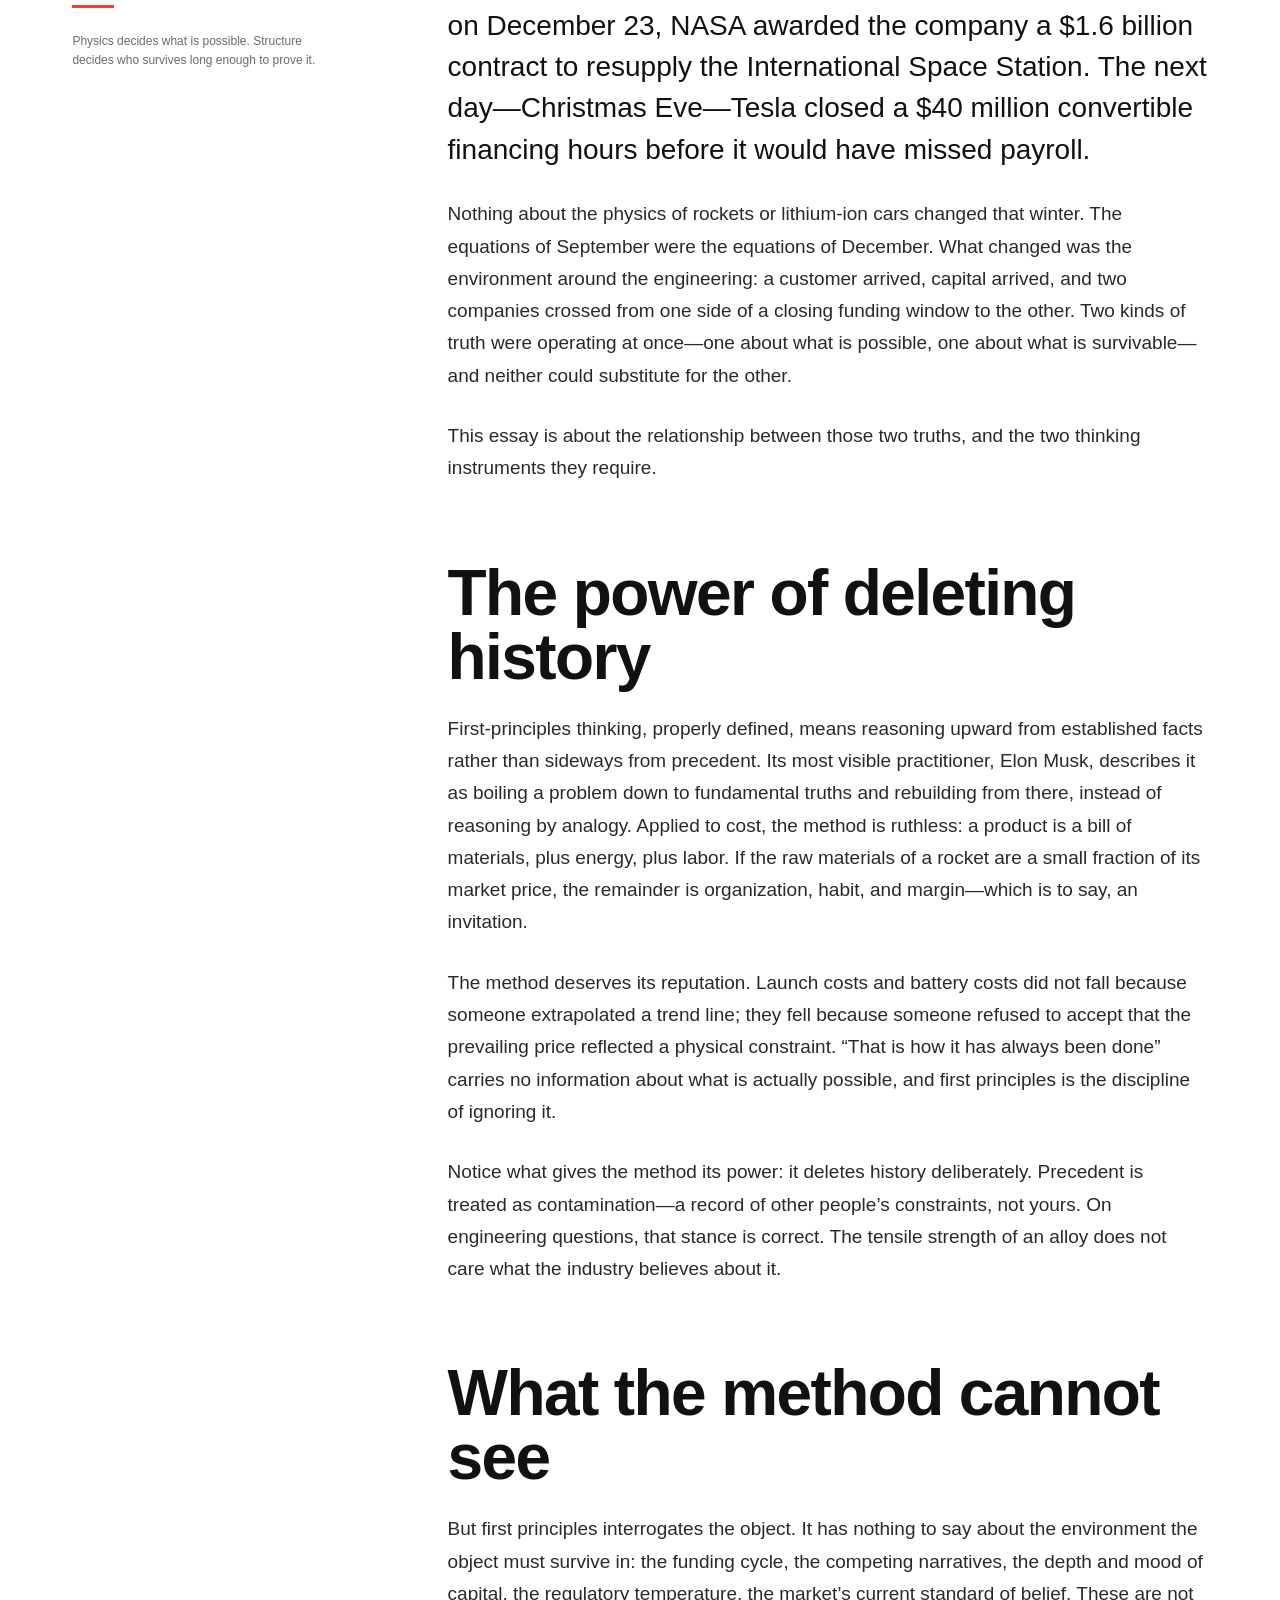
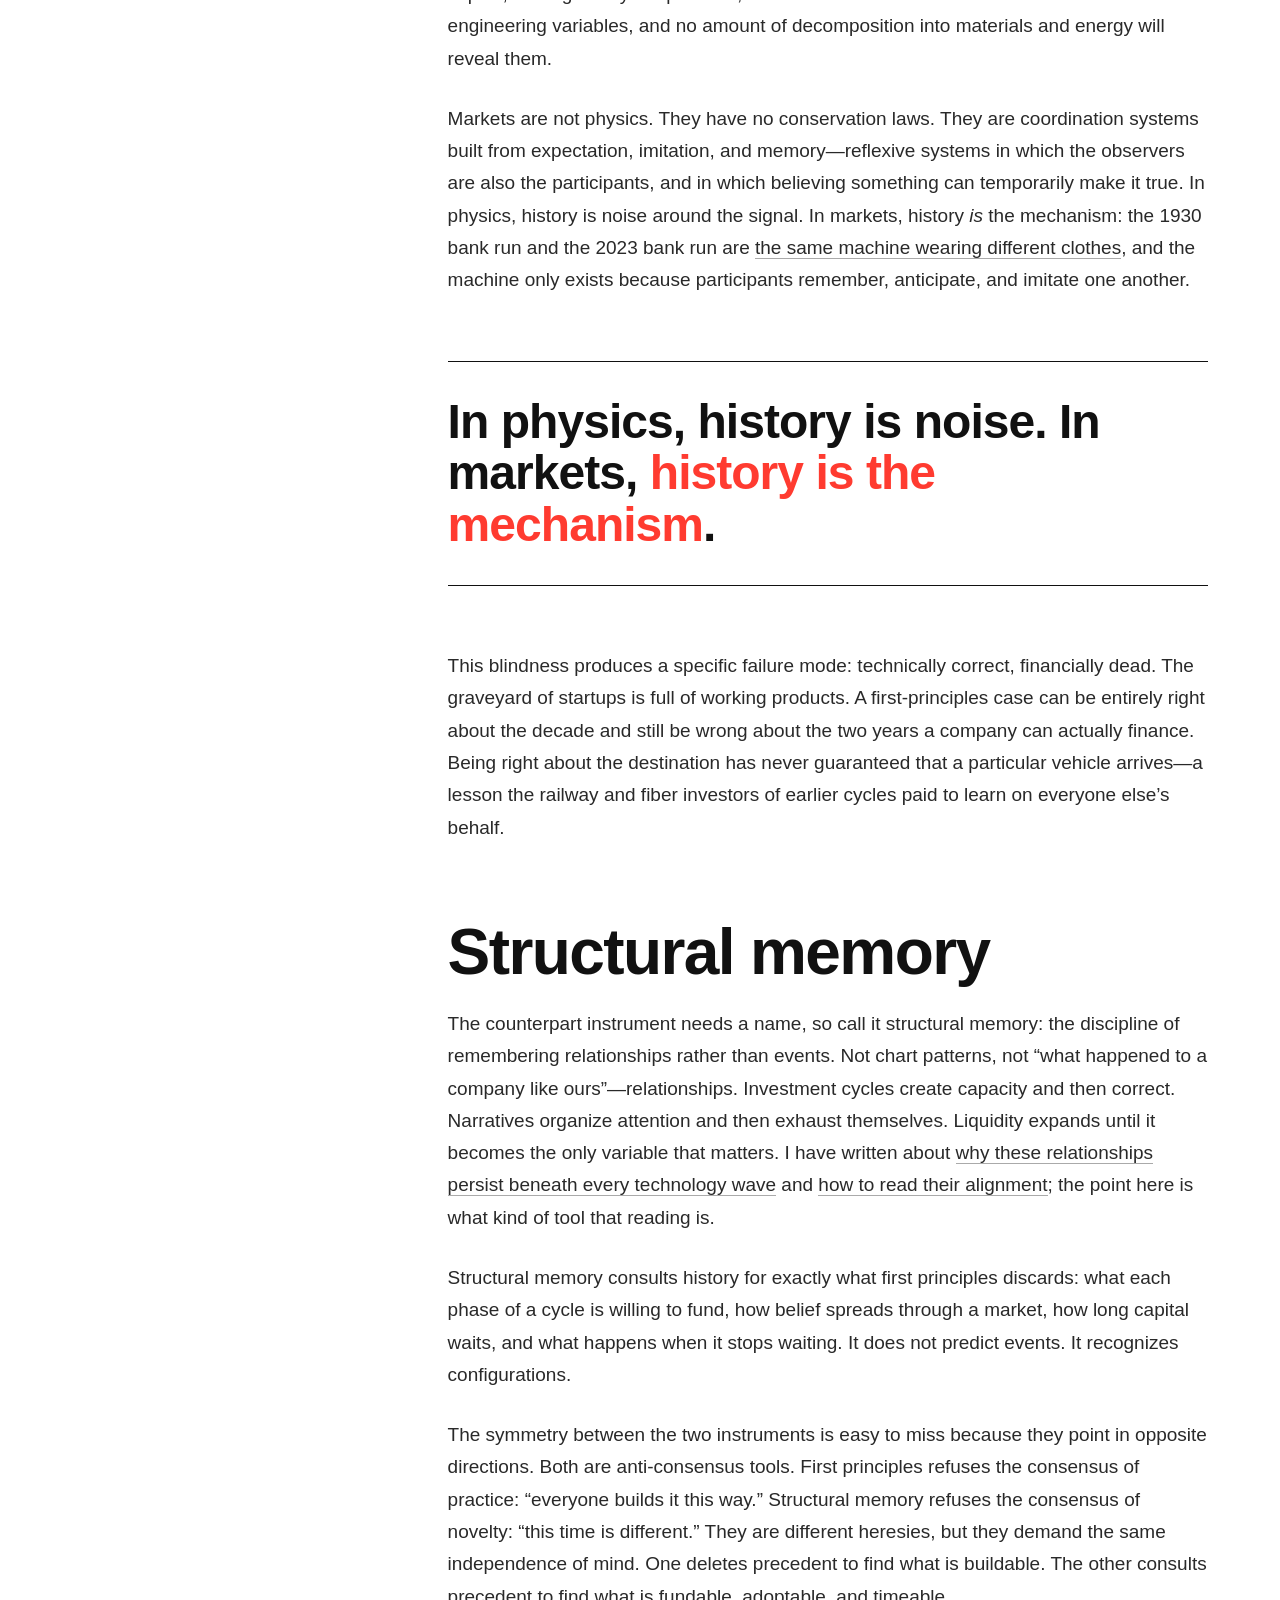
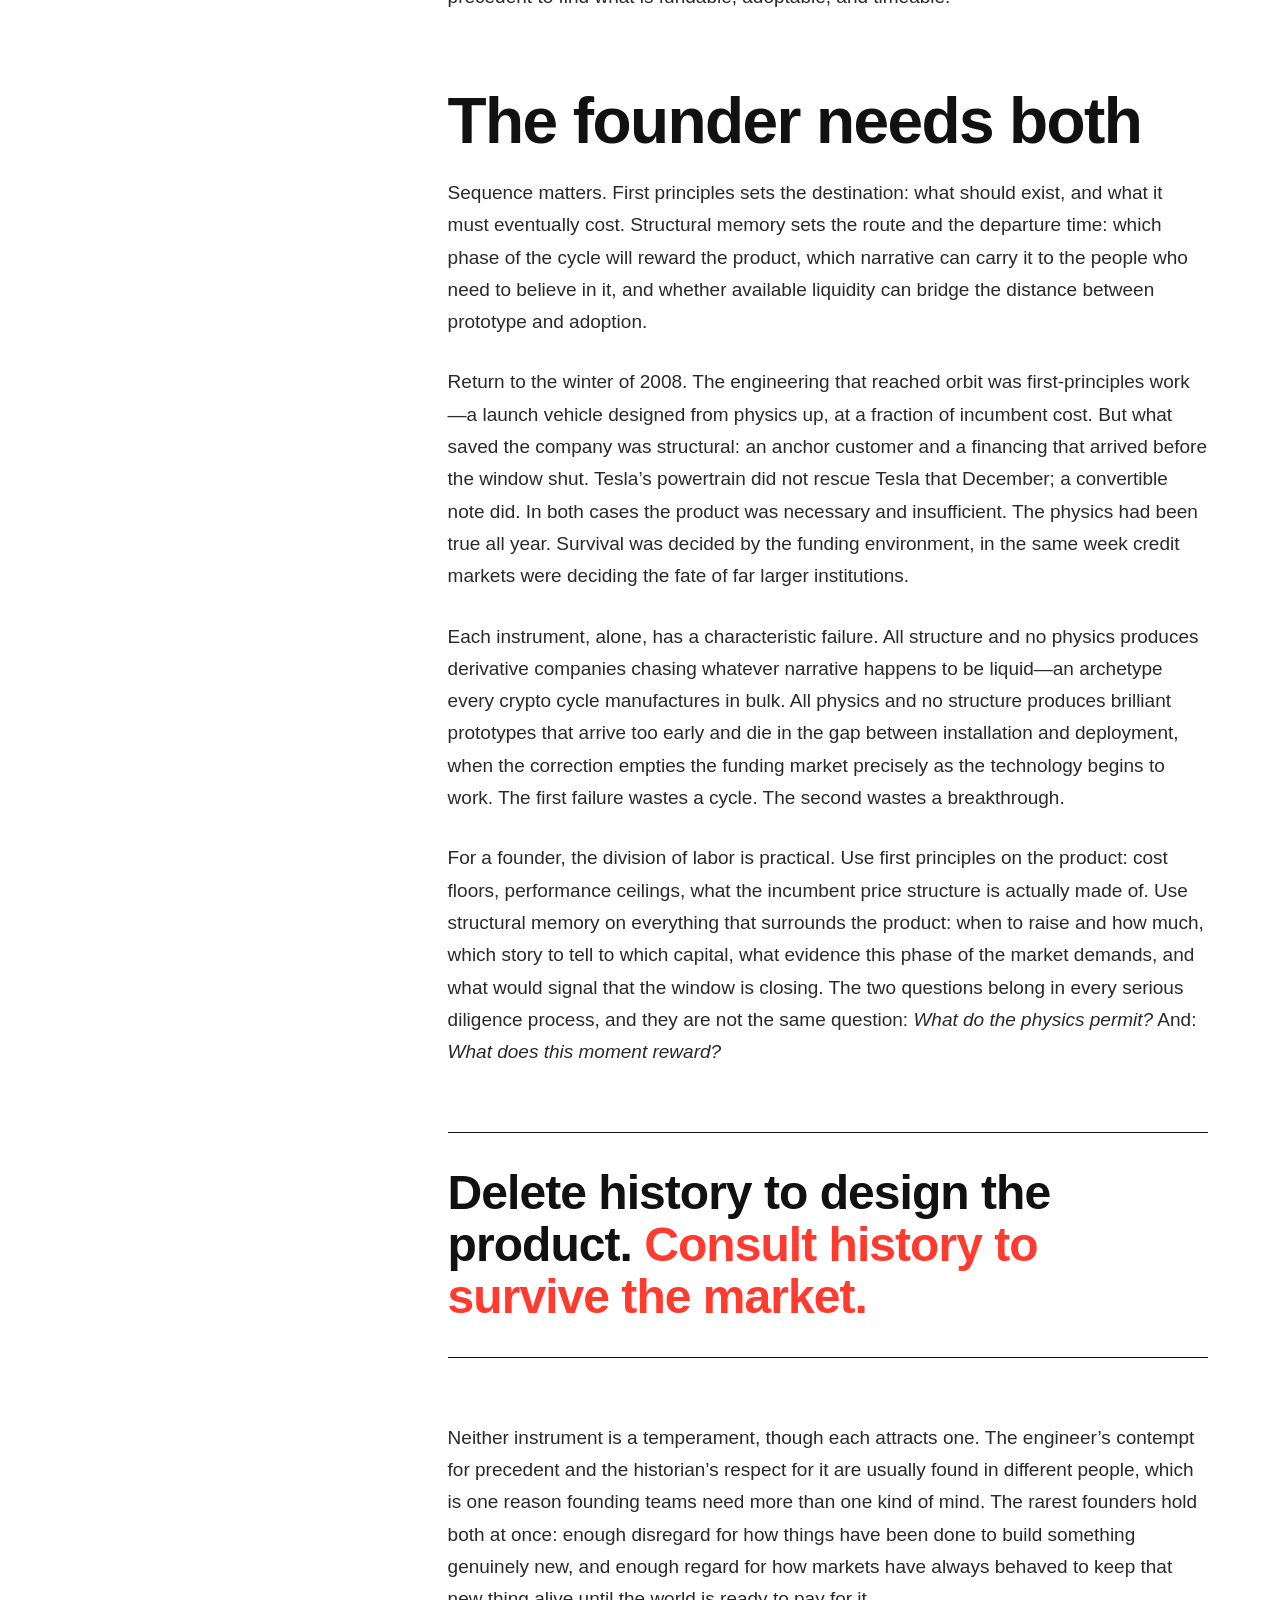
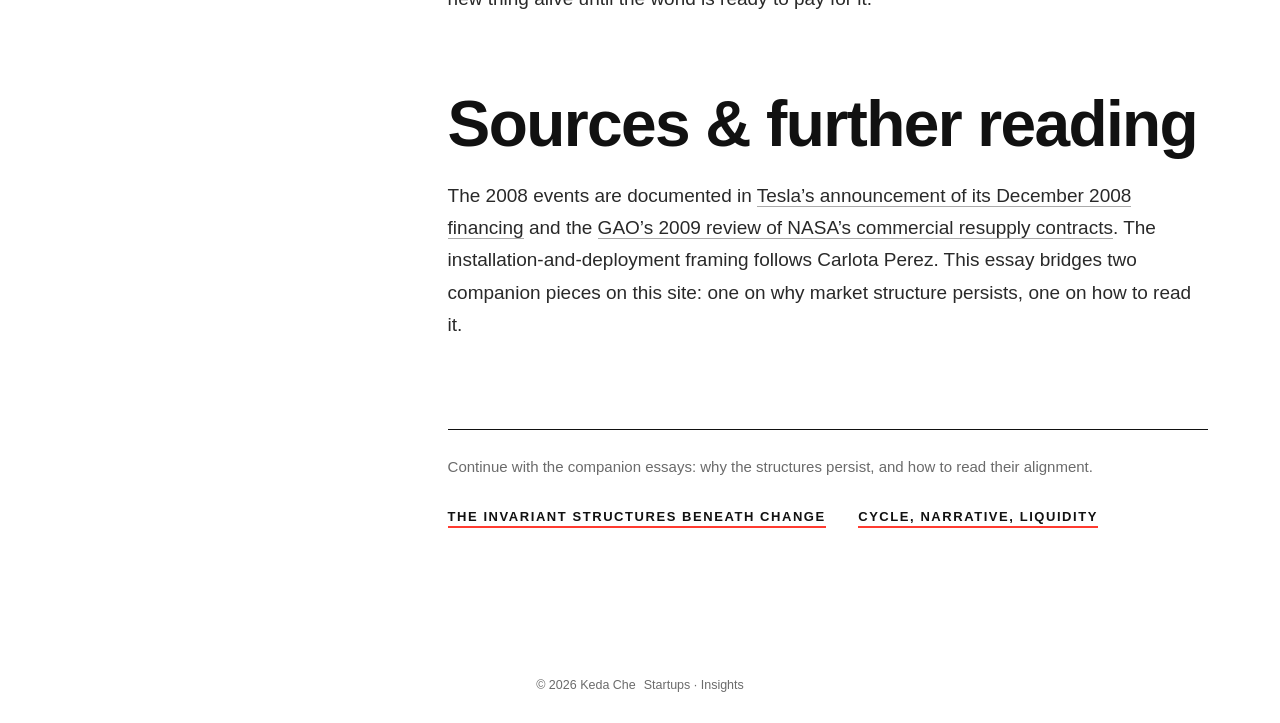
<file: insights/startups/first-principles-and-structural-memory/index.html>
<!DOCTYPE html>
<html lang="en">
<head>
<meta charset="UTF-8">
<meta name="viewport" content="width=device-width, initial-scale=1.0">
<title>First Principles and Structural Memory | Keda Che</title>
<meta name="description" content="Why founders need two kinds of truth: first-principles thinking to design what is possible, and structural memory to survive what markets actually reward.">
<meta name="author" content="Keda Che">
<meta name="robots" content="index, follow">
<link rel="canonical" href="https://kedache.com/insights/startups/first-principles-and-structural-memory/">
<meta property="og:type" content="article">
<meta property="og:site_name" content="Keda Che">
<meta property="og:title" content="First Principles and Structural Memory">
<meta property="og:description" content="Physics decides what is possible. Structure decides who survives long enough to prove it.">
<meta property="og:url" content="https://kedache.com/insights/startups/first-principles-and-structural-memory/">
<meta property="og:image" content="https://kedache.com/assets/images/insights/first-principles-hero.webp">
<meta property="article:published_time" content="2026-07-11">
<meta property="article:author" content="Keda Che">
<meta property="article:section" content="Startups">
<meta name="twitter:card" content="summary_large_image">
<meta name="twitter:title" content="First Principles and Structural Memory">
<meta name="twitter:description" content="Physics decides what is possible. Structure decides who survives long enough to prove it.">
<meta name="twitter:image" content="https://kedache.com/assets/images/insights/first-principles-hero.webp">
<meta name="theme-color" content="#111111">
<link rel="icon" href="../../../favicon.ico?v=2026-07-21-1" sizes="48x48">
<link rel="icon" type="image/svg+xml" href="../../../favicon.svg?v=2026-07-21-1">
<link rel="apple-touch-icon" href="../../../apple-touch-icon.png?v=2026-07-21-1">
<link rel="stylesheet" href="../../../assets/css/styles.css?v=2026-07-21-1">
<script type="application/ld+json">
{
  "@context": "https://schema.org",
  "@type": "Article",
  "headline": "First Principles and Structural Memory",
  "description": "Why founders need two kinds of truth: first-principles thinking to design what is possible, and structural memory to survive what markets actually reward.",
  "image": "https://kedache.com/assets/images/insights/first-principles-hero.webp",
  "datePublished": "2026-07-11",
  "dateModified": "2026-07-11",
  "author": { "@type": "Person", "name": "Keda Che", "url": "https://kedache.com/" },
  "publisher": { "@type": "Person", "name": "Keda Che", "url": "https://kedache.com/" },
  "mainEntityOfPage": "https://kedache.com/insights/startups/first-principles-and-structural-memory/",
  "articleSection": "Startups",
  "keywords": ["first principles", "structural memory", "startups", "market cycles", "CNL Framework", "venture building"]
}
</script>
</head>
<body>
<nav>
  <div class="wrap nav-inner">
    <a class="logo" href="../../../">KEDA CHE<span>.</span></a>
    <div class="nav-links" id="nav-links"><a href="../../../#about">About</a><a href="../../../#work">Work</a><a href="https://substack.com/@kedache" target="_blank" rel="noopener">Newsletter</a><a href="../../../#contact">Contact</a><a class="nav-insights" href="../../">Insights</a></div>
    <button type="button" class="nav-toggle" id="nav-toggle" aria-label="Open menu" aria-expanded="false" aria-controls="nav-links"><span></span><span></span></button>
  </div>
</nav>
<main>
  <header class="article-hero">
    <div class="wrap">
      <div class="kicker">Startups</div>
      <h1>First Principles and Structural Memory<span style="color:var(--accent)">.</span></h1>
      <p class="article-deck">First-principles thinking deletes history to see what is possible. Structural thinking consults history to see what is survivable. Builders need the first. Founders need both.</p>
      <div class="article-meta"><span>By Keda Che</span><span>July 2026</span><span>7 min read</span></div>
    </div>
  </header>
  <figure class="article-figure">
    <img src="../../../assets/images/insights/first-principles-hero.webp?v=2026-07-21-1" alt="An engineering blueprint staircase on the left dissolving into a cyclical market wave on the right, joined by a single red line">
    <figcaption>Two instruments, one judgment: the blueprint asks what can exist; the wave asks when it can be financed.</figcaption>
  </figure>
  <article class="article-body">
    <div class="article-grid">
      <aside class="article-aside">
        <strong>The central idea</strong>
        <p>First principles interrogates the object: what can be built, and what it must cost. Structural memory interrogates the environment: what the market can believe, fund, and sustain.</p>
        <div class="rule"></div>
        <p>Physics decides what is possible. Structure decides who survives long enough to prove it.</p>
      </aside>
      <div class="article-copy">
        <p class="lead">On September 28, 2008, the fourth Falcon 1 reached orbit. The three before it had failed, and SpaceX had cash for little beyond that single attempt. Three months later, on December 23, NASA awarded the company a $1.6 billion contract to resupply the International Space Station. The next day—Christmas Eve—Tesla closed a $40 million convertible financing hours before it would have missed payroll.</p>
        <p>Nothing about the physics of rockets or lithium-ion cars changed that winter. The equations of September were the equations of December. What changed was the environment around the engineering: a customer arrived, capital arrived, and two companies crossed from one side of a closing funding window to the other. Two kinds of truth were operating at once—one about what is possible, one about what is survivable—and neither could substitute for the other.</p>
        <p>This essay is about the relationship between those two truths, and the two thinking instruments they require.</p>

        <h2>The power of deleting history</h2>
        <p>First-principles thinking, properly defined, means reasoning upward from established facts rather than sideways from precedent. Its most visible practitioner, Elon Musk, describes it as boiling a problem down to fundamental truths and rebuilding from there, instead of reasoning by analogy. Applied to cost, the method is ruthless: a product is a bill of materials, plus energy, plus labor. If the raw materials of a rocket are a small fraction of its market price, the remainder is organization, habit, and margin—which is to say, an invitation.</p>
        <p>The method deserves its reputation. Launch costs and battery costs did not fall because someone extrapolated a trend line; they fell because someone refused to accept that the prevailing price reflected a physical constraint. “That is how it has always been done” carries no information about what is actually possible, and first principles is the discipline of ignoring it.</p>
        <p>Notice what gives the method its power: it deletes history deliberately. Precedent is treated as contamination—a record of other people’s constraints, not yours. On engineering questions, that stance is correct. The tensile strength of an alloy does not care what the industry believes about it.</p>

        <h2>What the method cannot see</h2>
        <p>But first principles interrogates the object. It has nothing to say about the environment the object must survive in: the funding cycle, the competing narratives, the depth and mood of capital, the regulatory temperature, the market’s current standard of belief. These are not engineering variables, and no amount of decomposition into materials and energy will reveal them.</p>
        <p>Markets are not physics. They have no conservation laws. They are coordination systems built from expectation, imitation, and memory—reflexive systems in which the observers are also the participants, and in which believing something can temporarily make it true. In physics, history is noise around the signal. In markets, history <em>is</em> the mechanism: the 1930 bank run and the 2023 bank run are <a href="../../future/the-invariant-structures-beneath-change/">the same machine wearing different clothes</a>, and the machine only exists because participants remember, anticipate, and imitate one another.</p>

        <blockquote>In physics, history is noise. In markets, <span>history is the mechanism</span>.</blockquote>

        <p>This blindness produces a specific failure mode: technically correct, financially dead. The graveyard of startups is full of working products. A first-principles case can be entirely right about the decade and still be wrong about the two years a company can actually finance. Being right about the destination has never guaranteed that a particular vehicle arrives—a lesson the railway and fiber investors of earlier cycles paid to learn on everyone else’s behalf.</p>

        <h2>Structural memory</h2>
        <p>The counterpart instrument needs a name, so call it structural memory: the discipline of remembering relationships rather than events. Not chart patterns, not “what happened to a company like ours”—relationships. Investment cycles create capacity and then correct. Narratives organize attention and then exhaust themselves. Liquidity expands until it becomes the only variable that matters. I have written about <a href="../../future/the-invariant-structures-beneath-change/">why these relationships persist beneath every technology wave</a> and <a href="../../cnl-framework/cycle-narrative-liquidity/">how to read their alignment</a>; the point here is what kind of tool that reading is.</p>
        <p>Structural memory consults history for exactly what first principles discards: what each phase of a cycle is willing to fund, how belief spreads through a market, how long capital waits, and what happens when it stops waiting. It does not predict events. It recognizes configurations.</p>
        <p>The symmetry between the two instruments is easy to miss because they point in opposite directions. Both are anti-consensus tools. First principles refuses the consensus of practice: “everyone builds it this way.” Structural memory refuses the consensus of novelty: “this time is different.” They are different heresies, but they demand the same independence of mind. One deletes precedent to find what is buildable. The other consults precedent to find what is fundable, adoptable, and timeable.</p>

        <h2>The founder needs both</h2>
        <p>Sequence matters. First principles sets the destination: what should exist, and what it must eventually cost. Structural memory sets the route and the departure time: which phase of the cycle will reward the product, which narrative can carry it to the people who need to believe in it, and whether available liquidity can bridge the distance between prototype and adoption.</p>
        <p>Return to the winter of 2008. The engineering that reached orbit was first-principles work—a launch vehicle designed from physics up, at a fraction of incumbent cost. But what saved the company was structural: an anchor customer and a financing that arrived before the window shut. Tesla’s powertrain did not rescue Tesla that December; a convertible note did. In both cases the product was necessary and insufficient. The physics had been true all year. Survival was decided by the funding environment, in the same week credit markets were deciding the fate of far larger institutions.</p>
        <p>Each instrument, alone, has a characteristic failure. All structure and no physics produces derivative companies chasing whatever narrative happens to be liquid—an archetype every crypto cycle manufactures in bulk. All physics and no structure produces brilliant prototypes that arrive too early and die in the gap between installation and deployment, when the correction empties the funding market precisely as the technology begins to work. The first failure wastes a cycle. The second wastes a breakthrough.</p>
        <p>For a founder, the division of labor is practical. Use first principles on the product: cost floors, performance ceilings, what the incumbent price structure is actually made of. Use structural memory on everything that surrounds the product: when to raise and how much, which story to tell to which capital, what evidence this phase of the market demands, and what would signal that the window is closing. The two questions belong in every serious diligence process, and they are not the same question: <em>What do the physics permit?</em> And: <em>What does this moment reward?</em></p>

        <blockquote>Delete history to design the product. <span>Consult history to survive the market.</span></blockquote>

        <p>Neither instrument is a temperament, though each attracts one. The engineer’s contempt for precedent and the historian’s respect for it are usually found in different people, which is one reason founding teams need more than one kind of mind. The rarest founders hold both at once: enough disregard for how things have been done to build something genuinely new, and enough regard for how markets have always behaved to keep that new thing alive until the world is ready to pay for it.</p>

        <h2>Sources &amp; further reading</h2>
        <p>The 2008 events are documented in <a href="https://ir.tesla.com/press-release/tesla-motors-receives-40-million-financing-commitment" target="_blank" rel="noopener">Tesla’s announcement of its December 2008 financing</a> and the <a href="https://www.gao.gov/assets/a291016.html" target="_blank" rel="noopener">GAO’s 2009 review of NASA’s commercial resupply contracts</a>. The installation-and-deployment framing follows Carlota Perez. This essay bridges two companion pieces on this site: one on why market structure persists, one on how to read it.</p>
        <div class="article-end">
          <p>Continue with the companion essays: why the structures persist, and how to read their alignment.</p>
          <a class="back-link" href="../../future/the-invariant-structures-beneath-change/">The Invariant Structures Beneath Change</a>
          <a class="back-link" style="margin-left:28px" href="../../cnl-framework/cycle-narrative-liquidity/">Cycle, Narrative, Liquidity</a>
        </div>
      </div>
    </div>
  </article>
</main>
<footer><div class="wrap footer-inner"><span>© 2026 Keda Che</span><span>Startups · Insights</span></div></footer>
<script src="../../../assets/js/main.js?v=2026-07-21-1" defer></script>
</body>
</html>
</file>
<file: assets/css/styles.css>
:root {
  --black: #111111;
  --white: #ffffff;
  --gray: #f4f4f4;
  --mid: #6b6b6b;
  --line: #e2e2e2;
  --accent: #ff3b30;
  --font: "Helvetica Neue", Helvetica, Arial, -apple-system, sans-serif;
}

* { margin: 0; padding: 0; box-sizing: border-box; }
html { scroll-behavior: smooth; }
body { font-family: var(--font); color: var(--black); background: var(--white); line-height: 1.5; -webkit-font-smoothing: antialiased; }
a { color: inherit; text-decoration: none; }
.wrap { max-width: 1280px; margin: 0 auto; padding: 0 32px; }

/* NAV */
nav { position: sticky; top: 0; z-index: 100; background: rgba(255,255,255,.94); backdrop-filter: blur(8px); border-bottom: 1px solid var(--line); }
.nav-inner { display: flex; justify-content: space-between; align-items: center; height: 64px; }
.logo { font-weight: 700; font-size: 17px; letter-spacing: .02em; display: flex; align-items: center; gap: 10px; }
.avatar { width: 36px; height: 36px; }
.logo span { color: var(--accent); }
.nav-links { display: flex; gap: 32px; }
.nav-links a { font-size: 12px; font-weight: 600; letter-spacing: .14em; text-transform: uppercase; color: var(--mid); transition: color .15s; }
.nav-links a:hover { color: var(--black); }
.nav-links a.nav-insights { color: var(--accent); }
.nav-links a.nav-insights:hover { color: var(--accent); }
.nav-toggle { display: none; background: none; border: 0; width: 40px; height: 40px; cursor: pointer; padding: 8px; flex-direction: column; justify-content: center; align-items: flex-end; gap: 7px; }
.nav-toggle span { display: block; height: 2px; width: 22px; background: var(--black); transition: transform .25s cubic-bezier(.4,0,.2,1), opacity .25s; }
nav.open .nav-toggle span:first-child { transform: translateY(4.5px) rotate(45deg); }
nav.open .nav-toggle span:last-child { transform: translateY(-4.5px) rotate(-45deg); }

/* LOADER */
#loader { position: fixed; inset: 0; z-index: 999; background: var(--black); display: flex; align-items: center; justify-content: center; transition: opacity .5s ease, visibility .5s ease; animation: loaderAutoHide .5s ease 3.5s forwards; }
#loader.done { opacity: 0; visibility: hidden; pointer-events: none; }
#loader.skip { display: none; animation: none; }
.loader-mark { display: flex; overflow: hidden; font-weight: 700; font-size: clamp(30px, 6vw, 56px); letter-spacing: .04em; color: var(--white); line-height: 1.1; }
.loader-mark span { display: inline-block; transform: translateY(120%); animation: loaderUp .55s cubic-bezier(.4,0,.2,1) forwards; }
.loader-mark span:nth-child(1) { animation-delay: .05s; }
.loader-mark span:nth-child(2) { animation-delay: .1s; }
.loader-mark span:nth-child(3) { animation-delay: .15s; }
.loader-mark span:nth-child(4) { animation-delay: .2s; }
.loader-mark span:nth-child(5) { animation-delay: .25s; }
.loader-mark span:nth-child(6) { animation-delay: .3s; }
.loader-mark span:nth-child(7) { animation-delay: .35s; }
.loader-mark span:nth-child(8) { animation-delay: .4s; }
.loader-mark .loader-dot { color: var(--accent); animation: loaderUp .55s cubic-bezier(.4,0,.2,1) .5s forwards, loaderPulse 1.3s 1.2s ease-in-out infinite; }
@keyframes loaderUp { to { transform: translateY(0); } }
@keyframes loaderPulse { 0%, 100% { opacity: 1; } 50% { opacity: .25; } }
@keyframes loaderAutoHide { to { opacity: 0; visibility: hidden; } }
@media (prefers-reduced-motion: reduce) {
  .loader-mark span, .loader-mark .loader-dot { transform: none; animation: none; }
  #loader { animation: loaderAutoHide .3s ease 1s forwards; }
}

/* HERO */
header { padding: 110px 0 90px; }
.kicker { font-size: 12px; font-weight: 700; letter-spacing: .18em; text-transform: uppercase; color: var(--accent); margin-bottom: 28px; }
h1 { font-size: 88px; line-height: 1.02; font-weight: 700; letter-spacing: 0; max-width: 1100px; }
.rotator { display: inline-block; position: relative; overflow: hidden; white-space: nowrap; vertical-align: baseline; }
.rotator .rw { position: absolute; left: 0; top: 0; color: var(--accent); transform: translateY(115%); transition: transform .55s cubic-bezier(.4,0,.2,1); }
.rotator .rw.active { transform: translateY(0); }
.rotator .rw.exit { transform: translateY(-115%); }
.rotator .dot { position: absolute; left: 0; top: 0; color: var(--black); transition: transform .55s cubic-bezier(.4,0,.2,1); }
.hero-sub { margin-top: 36px; font-size: 21px; color: var(--mid); max-width: 760px; font-weight: 400; }
.hero-meta { margin-top: 44px; display: flex; flex-wrap: wrap; gap: 12px; }
.chip { font-size: 12px; font-weight: 600; letter-spacing: .08em; text-transform: uppercase; border: 1px solid var(--black); padding: 8px 16px; border-radius: 999px; }

/* SECTION DIVIDERS */
.divider {
  height: 104px;
  background-image:
    radial-gradient(circle at 14px 17px, #d7d7d7 0 1.5px, transparent 1.6px),
    radial-gradient(circle at 43px 38px, #d7d7d7 0 1.5px, transparent 1.6px);
  background-size: 64px 48px;
  background-repeat: repeat;
}

/* SECTION HEADERS */
section { padding: 90px 0; }
.sec-head { display: flex; align-items: baseline; justify-content: space-between; margin-bottom: 48px; flex-wrap: wrap; gap: 8px; }
h2 { font-size: 44px; font-weight: 700; letter-spacing: 0; }
.sec-note { font-size: 13px; color: var(--mid); letter-spacing: .1em; text-transform: uppercase; font-weight: 600; }
.sec-link { font-size: 12px; color: var(--mid); letter-spacing: .12em; text-transform: uppercase; font-weight: 700; border-bottom: 1px solid var(--line); transition: color .15s, border-color .15s; }
.sec-link:hover { color: var(--black); border-color: var(--accent); }

/* FOCUS AREAS */
.themes { border-top: 1px solid var(--black); }
.theme { display: grid; grid-template-columns: 90px 1fr 1.1fr; gap: 32px; align-items: baseline; padding: 44px 20px; border-bottom: 1px solid var(--black); cursor: default; transition: background .35s cubic-bezier(.4,0,.2,1), color .35s, padding .35s; }
.theme:hover, .theme.lit { background: var(--black); color: var(--white); padding-left: 36px; }
.theme .num { font-size: 14px; font-weight: 700; letter-spacing: .12em; color: var(--accent); }
.theme h3 { font-size: 40px; font-weight: 700; letter-spacing: 0; line-height: 1.05; transition: transform .35s cubic-bezier(.4,0,.2,1); }
.theme:hover h3, .theme.lit h3 { transform: translateX(6px); }
.theme p { font-size: 15.5px; color: var(--mid); line-height: 1.55; transition: color .35s; }
.theme:hover p, .theme.lit p { color: rgba(255,255,255,.75); }

/* HOMEPAGE INSIGHTS */
.home-insight-grid { display: grid; grid-template-columns: repeat(2, 1fr); gap: 24px; }
.home-insight-card { display: flex; flex-direction: column; padding-bottom: 28px; border-bottom: 1px solid var(--black); }
.home-insight-card p { flex-grow: 1; }
.home-insight-image { aspect-ratio: 16 / 8.2; overflow: hidden; background: var(--gray); }
.home-insight-image img { width: 100%; height: 100%; display: block; object-fit: cover; transition: transform .5s cubic-bezier(.4,0,.2,1); }
.home-insight-card:hover .home-insight-image img { transform: scale(1.025); }
.home-insight-meta { display: flex; justify-content: space-between; gap: 16px; margin-top: 20px; color: var(--mid); font-size: 10.5px; font-weight: 700; letter-spacing: .14em; text-transform: uppercase; }
.home-insight-meta span { color: var(--accent); }
.home-insight-card h3 { margin-top: 17px; max-width: 580px; font-size: clamp(30px, 3.7vw, 48px); line-height: 1.02; letter-spacing: -.02em; min-height: 2.04em; }
.home-insight-card p { margin-top: 16px; max-width: 580px; color: var(--mid); font-size: 15.5px; line-height: 1.55; }
.read-link { display: inline-block; align-self: flex-start; margin-top: 24px; font-size: 11px; font-weight: 700; letter-spacing: .13em; text-transform: uppercase; border-bottom: 2px solid var(--accent); }
.home-insight-categories { display: grid; grid-template-columns: repeat(5, 1fr); margin-top: 48px; border-top: 1px solid var(--black); border-bottom: 1px solid var(--black); }
.home-insight-categories span { padding: 17px 14px; border-right: 1px solid var(--black); text-align: center; font-size: 10.5px; font-weight: 700; letter-spacing: .12em; text-transform: uppercase; }
.home-insight-categories span:last-child { border-right: 0; }

/* PROJECT GRID */
.grid { display: grid; grid-template-columns: repeat(3, 1fr); gap: 24px; }
.card {
  position: relative;
  aspect-ratio: 4 / 3;
  overflow: hidden;
  display: flex;
  flex-direction: column;
  justify-content: flex-end;
  padding: 28px;
  color: var(--white);
  cursor: default;
  transform: perspective(1100px) translate3d(0,0,0) rotateX(0deg) rotateY(0deg);
  transition: transform .35s cubic-bezier(.2,.8,.2,1), box-shadow .35s cubic-bezier(.2,.8,.2,1), filter .35s;
  box-shadow: 0 0 0 rgba(0,0,0,0);
  will-change: transform;
  background-size: cover;
  background-position: center;
}
.card::before {
  content: "";
  position: absolute;
  inset: -1px;
  background:
    radial-gradient(circle at var(--shine-x, 50%) var(--shine-y, 50%), rgba(255,255,255,.18), rgba(255,255,255,0) 34%),
    linear-gradient(135deg, rgba(255,255,255,.08), rgba(255,255,255,0) 32%);
  opacity: 0;
  transition: opacity .35s ease;
  pointer-events: none;
  z-index: 0;
}
.card::after {
  content: "";
  position: absolute;
  inset: 0;
  background: linear-gradient(to top, rgba(0,0,0,.46), rgba(0,0,0,0) 52%);
  transition: background .28s ease, opacity .28s ease;
}
.card:hover,
.card:focus-visible,
.card.is-tilting {
  transform: perspective(1100px) translate3d(0,-8px,0) rotateX(var(--tilt-x, 0deg)) rotateY(var(--tilt-y, 0deg));
  box-shadow: 0 26px 60px rgba(0,0,0,.18);
  filter: saturate(1.03);
  background-size: 108%;
}
.card:hover::before,
.card:focus-visible::before,
.card.is-tilting::before { opacity: 1; }
.card:hover::after,
.card:focus-visible::after,
.card.is-tilting::after { background: linear-gradient(to top, rgba(0,0,0,.58), rgba(0,0,0,.08) 56%); }
.card > * { position: relative; z-index: 1; }
a.card { cursor: pointer; }
a.card::before {
  content: "↗";
  position: absolute;
  top: 18px;
  right: 22px;
  z-index: 2;
  font-size: 20px;
  font-weight: 700;
  opacity: .75;
  transition: opacity .2s, transform .2s;
}
a.card:hover::before,
a.card:focus-visible::before,
a.card.is-tilting::before { opacity: 1; transform: translate(3px, -3px); }
a.card:focus-visible { outline: 3px solid var(--accent); outline-offset: 4px; }
.card .tag { font-size: 10.5px; font-weight: 700; letter-spacing: .16em; text-transform: uppercase; opacity: .92; margin-bottom: 8px; }
.card h3 { font-size: 22px; font-weight: 700; letter-spacing: 0; line-height: 1.15; transition: transform .3s ease, opacity .3s ease; }
.card p {
  font-size: 13.5px;
  margin-top: 8px;
  opacity: 0;
  max-height: 0;
  transition: opacity .25s, max-height .3s, transform .3s ease;
  line-height: 1.45;
  transform: translateY(10px);
}
.card:hover h3,
.card:focus-visible h3,
.card.is-tilting h3 { transform: translateY(-1px); }
.card:hover p,
.card:focus-visible p,
.card.is-tilting p { opacity: .95; max-height: 140px; transform: translateY(0); }
.g1  { background: linear-gradient(rgba(5,10,30,.35), rgba(5,10,30,.35)), url('../images/astrava-card.webp?v=2026-07-21-1') center/cover; }
.g2  { background: linear-gradient(rgba(10,5,40,.35), rgba(10,5,40,.35)), url('../images/stablecoin-card.webp?v=2026-07-21-1') center/cover; }
.g3  { background: linear-gradient(rgba(20,12,8,.35), rgba(20,12,8,.35)), url('../images/vetara-card.webp?v=2026-07-21-1') center/cover; }
.g4  { background: linear-gradient(rgba(30,5,60,.3), rgba(30,5,60,.3)), url('../images/votigram-card.webp?v=2026-07-21-1') center/cover; }
.g5  { background: linear-gradient(rgba(0,0,0,.3), rgba(0,0,0,.3)), url('../images/godgpt-card.webp?v=2026-07-21-1') center/cover; }
.g6  { background: linear-gradient(rgba(10,5,25,.3), rgba(10,5,25,.3)), url('../images/tmrwdao-card.webp?v=2026-07-21-1') center/cover; }
.g7  { background: linear-gradient(rgba(15,10,10,.4), rgba(15,10,10,.4)), url('../images/ubbey-card.webp?v=2026-07-21-1') center/cover; }
.g8  { background: linear-gradient(rgba(5,5,15,.25), rgba(5,5,15,.25)), url('../images/next-card.webp?v=2026-07-21-1') center/cover; }
.g9  { background: linear-gradient(rgba(15,15,20,.3), rgba(15,15,20,.3)), url('../images/tmark-card.webp?v=2026-07-21-1') center/cover; }
.g10 { background: linear-gradient(rgba(5,15,30,.25), rgba(5,15,30,.25)), url('../images/clawinabox-card.webp?v=2026-07-21-1') center top/cover; }
.g11 { background: linear-gradient(rgba(20,10,25,.4), rgba(20,10,25,.4)), url('../images/ownership-card.webp?v=2026-07-21-1') center/cover; }
.g12 { background: linear-gradient(rgba(0,0,0,.2), rgba(0,0,0,.2)), url('../images/perennial-card.webp?v=2026-07-21-1') center/cover; }

@keyframes cardPulse {
  0%, 100% { box-shadow: 0 26px 60px rgba(0,0,0,.18); }
  50% { box-shadow: 0 28px 72px rgba(0,0,0,.22); }
}
.card.is-tilting { animation: cardPulse 2.6s ease-in-out infinite; }

/* EXPERIENCE */
.xp { border-top: 1px solid var(--line); }
.xp-row { display: grid; grid-template-columns: 180px 1fr; gap: 32px; padding: 34px 0; border-bottom: 1px solid var(--line); }
.xp-when { font-size: 13px; font-weight: 700; letter-spacing: .1em; text-transform: uppercase; color: var(--accent); padding-top: 4px; }
.xp-role { font-size: 21px; font-weight: 700; letter-spacing: 0; }
.xp-org { font-size: 14px; color: var(--mid); margin-top: 4px; font-weight: 600; }
.xp-desc { font-size: 15px; color: #3c3c3c; margin-top: 10px; max-width: 760px; }

/* ABOUT */
.about-grid { display: grid; grid-template-columns: 300px 1fr; gap: 64px; align-items: start; }
.about-grid p { font-size: 18px; color: #333; margin-bottom: 22px; max-width: 720px; }
.about-grid .inline-link {
  border-bottom: 3px solid var(--accent);
  transition: color .15s, border-color .15s;
}
.about-grid .inline-link:hover { color: var(--accent); border-color: var(--accent); }
.portrait {
  width: 100%;
  aspect-ratio: 5 / 8;
  object-fit: cover;
  object-position: center 75%;
  display: block;
}
.facts-row { display: grid; grid-template-columns: repeat(4, 1fr); gap: 40px; margin-top: 72px; padding-top: 40px; border-top: 1px solid var(--line); }
.facts h3 { font-size: 12px; font-weight: 700; letter-spacing: .16em; text-transform: uppercase; color: var(--accent); margin-bottom: 12px; }
.facts p { font-size: 14.5px; color: #3c3c3c; margin-bottom: 10px; }
.facts a { border-bottom: 1px solid #c8c8c8; transition: color .15s, border-color .15s; }
.facts a:hover { color: var(--accent); border-color: var(--accent); }

/* CONTACT */
.contact { padding: 110px 0; }
.contact.no-border { border-bottom: none; }
.contact h2 { font-size: 64px; margin-bottom: 28px; }
.contact-copy { font-size: 17px; color: var(--mid); max-width: 640px; margin-bottom: 32px; }
.contact a.email { font-size: 30px; font-weight: 700; border-bottom: 3px solid var(--accent); transition: color .15s; }
.contact a.email:hover { color: var(--accent); }
.socials { margin-top: 36px; display: flex; gap: 24px; }
.socials.tight { margin-top: 32px; }
.socials a { font-size: 13px; font-weight: 700; letter-spacing: .14em; text-transform: uppercase; color: var(--mid); }
.socials a:hover { color: var(--black); }
.cv-button { border: 1px solid var(--black); padding: 12px 24px; color: var(--black); }

footer { padding: 28px 0; font-size: 12.5px; color: var(--mid); display: flex; justify-content: space-between; flex-wrap: wrap; gap: 8px; }
.footer-inner { display: flex; justify-content: space-between; flex-wrap: wrap; gap: 8px; }

/* INSIGHTS */
.insights-header { padding: 96px 0 72px; }
.insights-header h1 { max-width: 900px; }
.insights-intro { max-width: 700px; margin-top: 30px; color: var(--mid); font-size: 20px; }
.category-strip { display: flex; flex-wrap: wrap; gap: 10px; margin-top: 38px; }
.category-link { border: 1px solid var(--line); border-radius: 999px; padding: 8px 15px; color: var(--mid); font-size: 11px; font-weight: 700; letter-spacing: .1em; text-transform: uppercase; }
.category-link.active { border-color: var(--black); color: var(--black); }
.insight-list { border-top: 1px solid var(--black); }
.insight-row { display: grid; grid-template-columns: 140px minmax(0, 1fr) 60px; gap: 32px; align-items: start; padding: 44px 18px; border-bottom: 1px solid var(--black); transition: background .25s, color .25s, padding .25s; }
.insight-row:hover { background: var(--black); color: var(--white); padding-left: 30px; }
.insight-row .meta { color: var(--accent); font-size: 11px; font-weight: 700; letter-spacing: .14em; text-transform: uppercase; }
.insight-row .meta span { display: block; margin-top: 4px; color: var(--mid); font-weight: 600; }
.insight-row h2 { font-size: clamp(30px, 4vw, 52px); line-height: 1.03; }
.insight-row p { margin-top: 14px; max-width: 720px; color: var(--mid); font-size: 16px; }
.insight-row:hover p, .insight-row:hover .meta span { color: rgba(255,255,255,.68); }
.insight-row .arrow { font-size: 26px; text-align: right; }

/* ARTICLE */
.article-hero { padding: 86px 0 58px; }
.article-hero h1 { max-width: 1140px; font-size: clamp(56px, 8vw, 108px); line-height: .94; letter-spacing: -.035em; }
.article-deck { max-width: 850px; margin-top: 34px; font-size: clamp(20px, 2.3vw, 30px); line-height: 1.35; color: #333; }
.article-meta { display: flex; gap: 28px; flex-wrap: wrap; margin-top: 42px; padding-top: 18px; border-top: 1px solid var(--black); font-size: 11px; font-weight: 700; letter-spacing: .13em; text-transform: uppercase; }
.article-meta span:first-child { color: var(--accent); }
.article-figure { margin: 0 auto; max-width: 1440px; padding: 0 32px; }
.article-figure img { width: 100%; display: block; aspect-ratio: 16 / 9; object-fit: cover; }
.article-figure figcaption { margin-top: 10px; color: var(--mid); font-size: 12px; letter-spacing: .06em; }
.article-body { max-width: 1280px; margin: 0 auto; padding: 90px 32px 120px; }
.article-grid { display: grid; grid-template-columns: minmax(170px, 260px) minmax(0, 760px); gap: clamp(50px, 9vw, 140px); justify-content: center; }
.article-aside { position: sticky; top: 94px; align-self: start; }
.article-aside p { color: var(--mid); font-size: 12px; line-height: 1.55; }
.article-aside strong { display: block; color: var(--black); margin-bottom: 10px; font-size: 11px; letter-spacing: .14em; text-transform: uppercase; }
.article-aside .rule { width: 42px; height: 3px; margin: 24px 0; background: var(--accent); }
.article-copy > p { margin-bottom: 28px; color: #292929; font-size: 19px; line-height: 1.7; }
.article-copy > p a { border-bottom: 1px solid #aaa; transition: color .15s, border-color .15s; }
.article-copy > p a:hover { color: var(--accent); border-color: var(--accent); }
.article-copy .lead { font-size: 28px; line-height: 1.48; color: var(--black); }
.article-copy .lead::first-letter { float: left; margin: 7px 10px 0 0; color: var(--accent); font-size: 80px; font-weight: 700; line-height: .72; }
.article-copy h2 { margin: 76px 0 24px; font-size: clamp(38px, 5vw, 64px); line-height: 1; letter-spacing: -.025em; }
.article-copy h3 { margin: 44px 0 14px; font-size: 26px; line-height: 1.15; }
.article-copy blockquote { margin: 64px 0; padding: 34px 0; border-top: 1px solid var(--black); border-bottom: 1px solid var(--black); font-size: clamp(28px, 4vw, 48px); font-weight: 700; line-height: 1.08; letter-spacing: -.02em; }
.article-copy blockquote span { color: var(--accent); }
.cnl-model { margin: 52px 0 68px; display: grid; grid-template-columns: repeat(3, 1fr); border-top: 1px solid var(--black); border-bottom: 1px solid var(--black); }
.cnl-model div { padding: 30px 20px 34px; border-right: 1px solid var(--black); }
.cnl-model div:last-child { border-right: 0; }
.cnl-model b { display: block; color: var(--accent); font-size: 12px; letter-spacing: .14em; text-transform: uppercase; }
.cnl-model strong { display: block; margin-top: 24px; font-size: 28px; }
.cnl-model p { margin-top: 10px; color: var(--mid); font-size: 14px; line-height: 1.5; }
.article-end { margin-top: 88px; padding-top: 26px; border-top: 1px solid var(--black); }
.article-end p { color: var(--mid); font-size: 15px; }
.back-link { display: inline-block; margin-top: 28px; border-bottom: 2px solid var(--accent); font-size: 13px; font-weight: 700; letter-spacing: .12em; text-transform: uppercase; }

@media (max-width: 980px) {
  h1 { font-size: 64px; }
  h2 { font-size: 38px; }
  .theme h3 { font-size: 34px; }
  .contact h2 { font-size: 52px; }
  .theme { grid-template-columns: 60px 1fr; }
  .theme p { grid-column: 2; }
  .grid { grid-template-columns: repeat(2, 1fr); }
  .about-grid { grid-template-columns: 1fr; gap: 40px; }
  .about-grid .portrait { max-width: 300px; }
  .facts-row { grid-template-columns: repeat(2, 1fr); }
  .home-insight-categories { grid-template-columns: repeat(3, 1fr); }
  .home-insight-categories span:nth-child(3) { border-right: 0; }
  .home-insight-categories span:nth-child(n+4) { border-top: 1px solid var(--black); }
  .article-grid { grid-template-columns: 1fr; gap: 45px; }
  .article-aside { position: static; max-width: 520px; }
  .nav-toggle { display: flex; }
  .nav-links { display: none; position: absolute; top: 64px; left: 0; right: 0; flex-direction: column; gap: 22px; padding: 24px 22px 28px; background: rgba(255,255,255,.97); backdrop-filter: blur(8px); border-bottom: 1px solid var(--line); }
  nav.open .nav-links { display: flex; }
  .nav-links a { font-size: 14px; }
}

@media (max-width: 640px) {
  .wrap { padding: 0 22px; }
  h1 { font-size: 42px; }
  h2 { font-size: 30px; }
  .hero-sub { font-size: 17px; }
  .theme h3 { font-size: 28px; }
  .contact h2 { font-size: 38px; }
  .contact a.email { font-size: 21px; }
  .theme { padding: 32px 12px; gap: 16px; }
  .theme:hover, .theme.lit { padding-left: 12px; }
  .grid { grid-template-columns: 1fr; }
  .home-insight-grid { grid-template-columns: 1fr; gap: 44px; }
  .home-insight-card h3 { min-height: 0; }
  .home-insight-categories { grid-template-columns: 1fr; }
  .home-insight-categories span { border-right: 0; border-bottom: 1px solid var(--black); }
  .home-insight-categories span:nth-child(n+4) { border-top: 0; }
  .home-insight-categories span:last-child { border-bottom: 0; }
  .card p { opacity: .95; max-height: none; }
  .xp-row { grid-template-columns: 1fr; gap: 8px; }
  .facts-row { grid-template-columns: 1fr; gap: 28px; }
  header { padding: 70px 0 60px; }
  section { padding: 64px 0; }
  .insights-header { padding: 68px 0 54px; }
  .insight-row { grid-template-columns: 1fr 32px; gap: 14px; padding: 30px 8px; }
  .insight-row .meta { grid-column: 1 / -1; }
  .article-hero { padding: 62px 0 44px; }
  .article-hero h1 { font-size: 48px; }
  .article-deck { font-size: 20px; }
  .article-figure { padding: 0; }
  .article-figure figcaption { padding: 0 22px; }
  .article-body { padding: 64px 22px 84px; }
  .article-copy > p { font-size: 17px; }
  .article-copy .lead { font-size: 22px; }
  .cnl-model { grid-template-columns: 1fr; }
  .cnl-model div { border-right: 0; border-bottom: 1px solid var(--black); }
  .cnl-model div:last-child { border-bottom: 0; }
}
</file>
